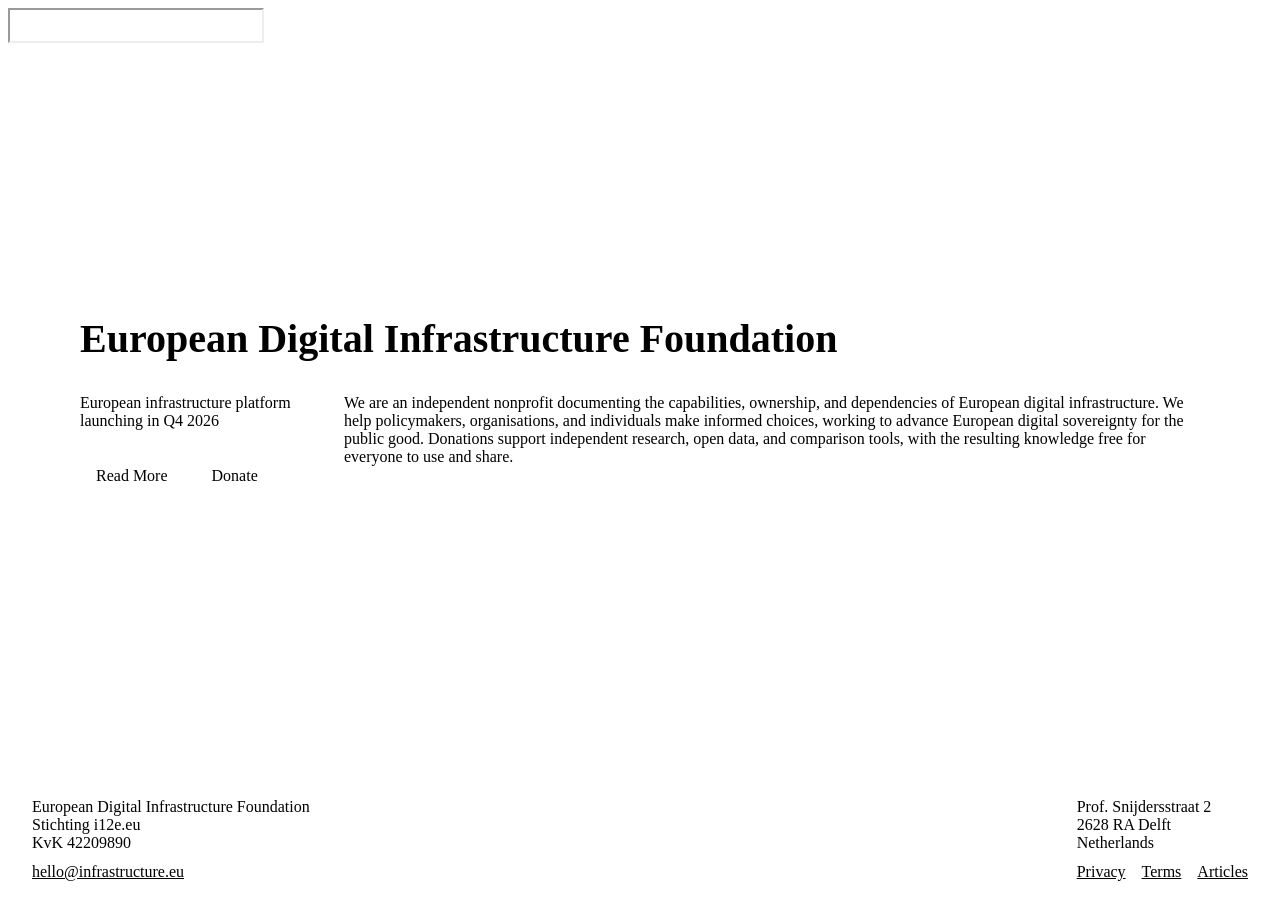
<file: index.html>
<!doctype html>
<html lang="en" data-type-scope="viewport" data-theme="light">
<head>
    <meta charset="utf-8"/>
    <meta name="color-scheme" content="light dark"/>
    <script src="https://design.i12e.eu/assets/js/appearance.js?v=plan-appearance-1"
            data-appearance-storage-key="i12e.home.appearance"></script>
    <script src="https://design.i12e.eu/assets/js/logo-appearance.js?v=logo-once-1"></script>
    <meta name="viewport" content="width=device-width, initial-scale=1"/>
    <meta name="description" content="A public reference for European digital infrastructure"/>
    <title>European Digital Infrastructure Foundation</title>
    <link rel="canonical" href="https://infrastructure.eu/"/>
    <link rel="preconnect" href="https://design.i12e.eu"/>
    <link rel="preconnect" href="https://fonts.googleapis.com"/>
    <link rel="preconnect" href="https://fonts.gstatic.com" crossorigin/>
    <link href="https://fonts.googleapis.com/css2?family=Roboto:ital,wght@0,400;0,600;0,700;1,400;1,700&amp;family=Roboto+Mono:wght@400&amp;display=swap"
          rel="stylesheet"/>
    <link rel="stylesheet" href="https://design.i12e.eu/assets/css/colours.css?v=palette-20260911"/>
    <link rel="stylesheet" href="https://design.i12e.eu/assets/css/typography.css?v=dc50c3ca9990"/>
    <link rel="stylesheet" href="./styles.css?v=9ad9620ce896"/>
</head>
<body>
<header class="page-header">
    <div class="brand" role="img" aria-label="i12e.eu">
        <iframe class="site-logo" data-logo-fit
                src="https://design.i12e.eu/assets/images/logo.svg?variant=6&amp;alignment=left&amp;v=36f6f227c071"
                title="Animated i12e.eu logotype"
                width="256" height="35" tabindex="-1" aria-hidden="true"></iframe>
    </div>
    <div class="theme-control" hidden>
        <select id="page-appearance" aria-label="Appearance" autocomplete="off">
            <option value="light" selected>Light</option>
            <option value="dark">Dark</option>
        </select>
    </div>
</header>
<script>
  (() => {
    const appearance = document.getElementById("page-appearance");
    if (!appearance || typeof window.i12eAppearance?.bind !== "function") return;
    window.i12eAppearance.bind(appearance);
    appearance.closest(".theme-control").hidden = false;
  })();
</script>
<main class="landing" aria-labelledby="page-title">
    <h1 class="document-title" id="page-title">European Digital Infrastructure Foundation</h1>
    <section class="mission-row" aria-labelledby="mission-title">
        <p class="mission">We are an independent nonprofit documenting the capabilities, ownership, and dependencies of European
            digital infrastructure. We help policymakers, organisations, and individuals make informed choices, working to advance European
            digital sovereignty for the public good. Donations support independent research, open data, and comparison tools,
            with the resulting knowledge free for everyone to use and share.</p>
        <div class="mission-summary">
            <h2 id="mission-title">European infrastructure platform launching in Q4 2026</h2>
            <div class="button-row">
                <a class="landing-button landing-button--neutral" href="https://plan.i12e.eu/">Read More</a>
                <a class="landing-button" href="https://payment-links.mollie.com/payment/a6WLAGkqibvQmJRgkV7kt">Donate</a>
            </div>
        </div>
    </section>
</main>
<footer class="page-footer">
    <div class="footer-details">
        <p><strong>European Digital Infrastructure Foundation</strong><br/>Stichting i12e.eu<br/>KvK 42209890</p>
        <p><a href="mailto:hello@infrastructure.eu">hello@infrastructure.eu</a></p>
    </div>
    <div class="footer-contact">
        <address>
            Prof. Snijdersstraat 2<br/>
            2628 RA Delft<br/>
            Netherlands
        </address>
        <nav class="footer-links" aria-label="Legal">
            <a href="/privacy">Privacy</a>
            <a href="/terms">Terms</a>
            <a href="./articles/index.html">Articles</a>
        </nav>
    </div>
</footer>
</body>
</html>
</file>
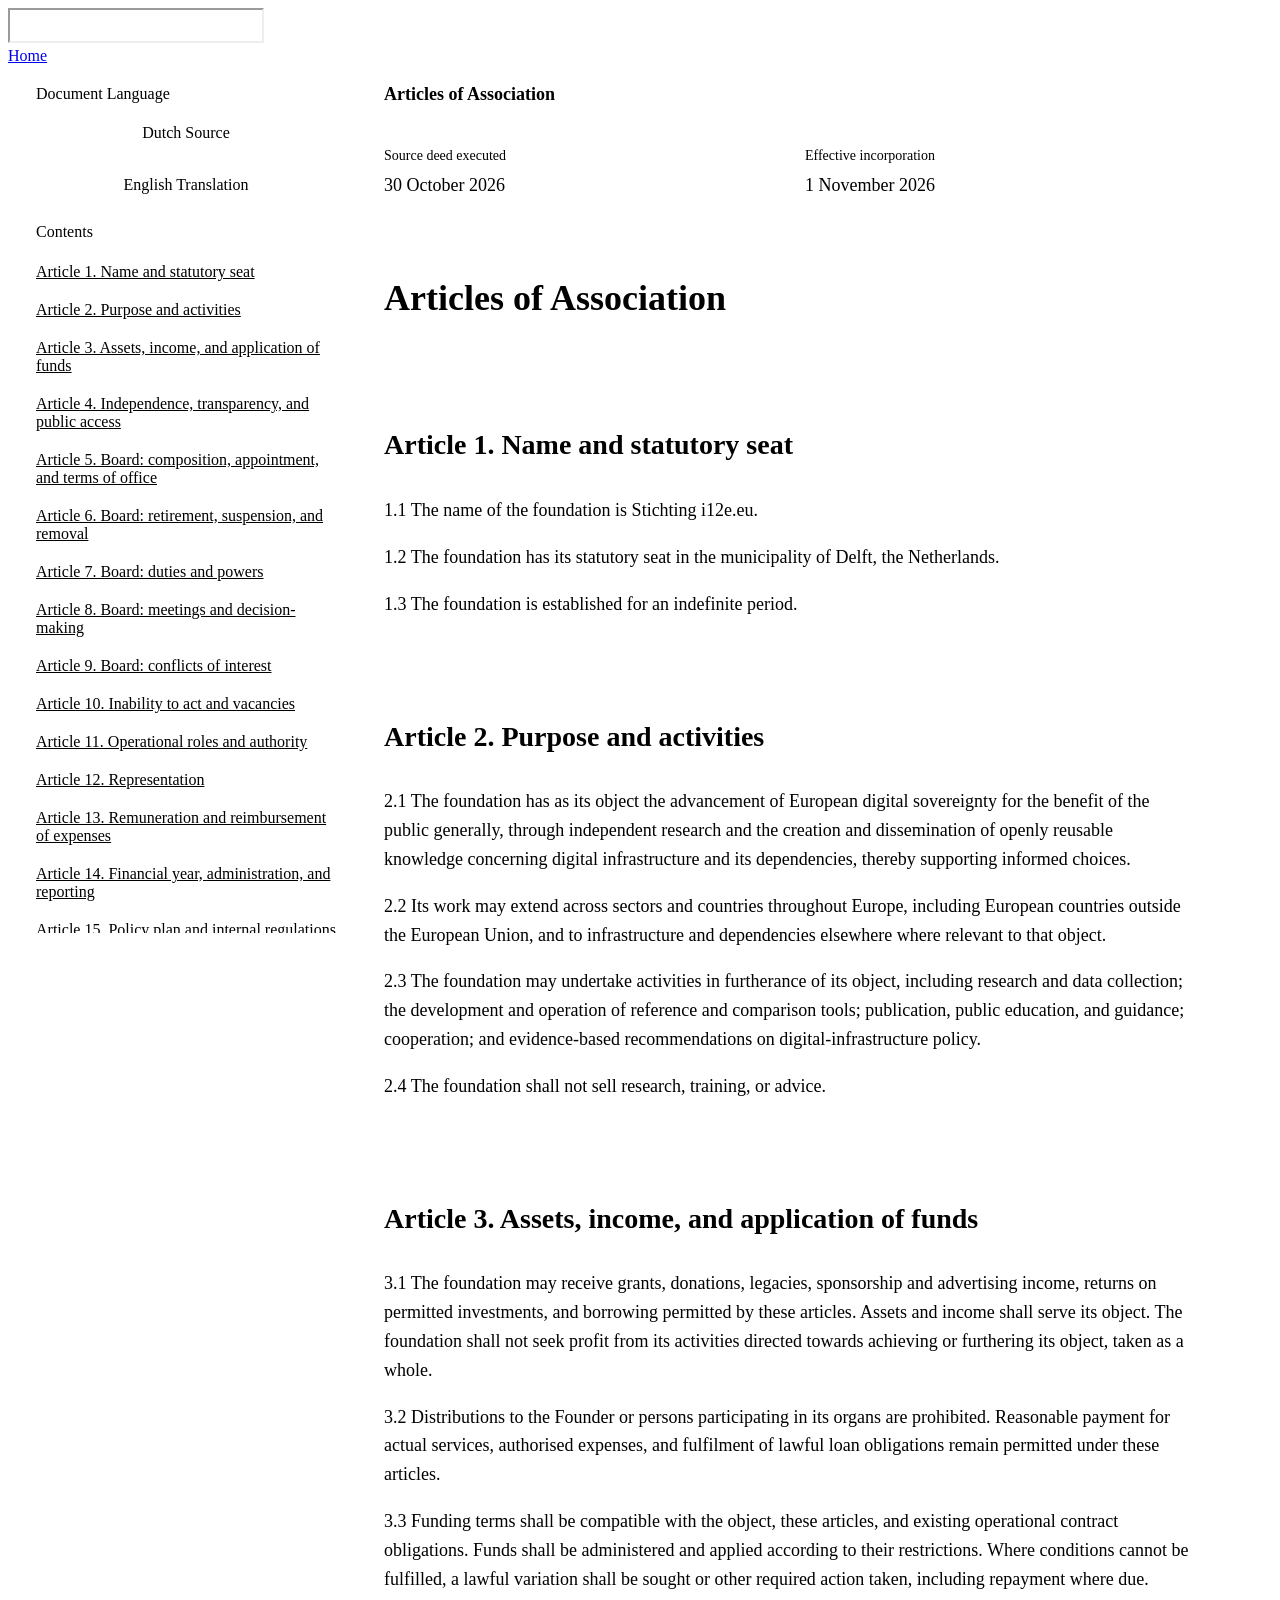
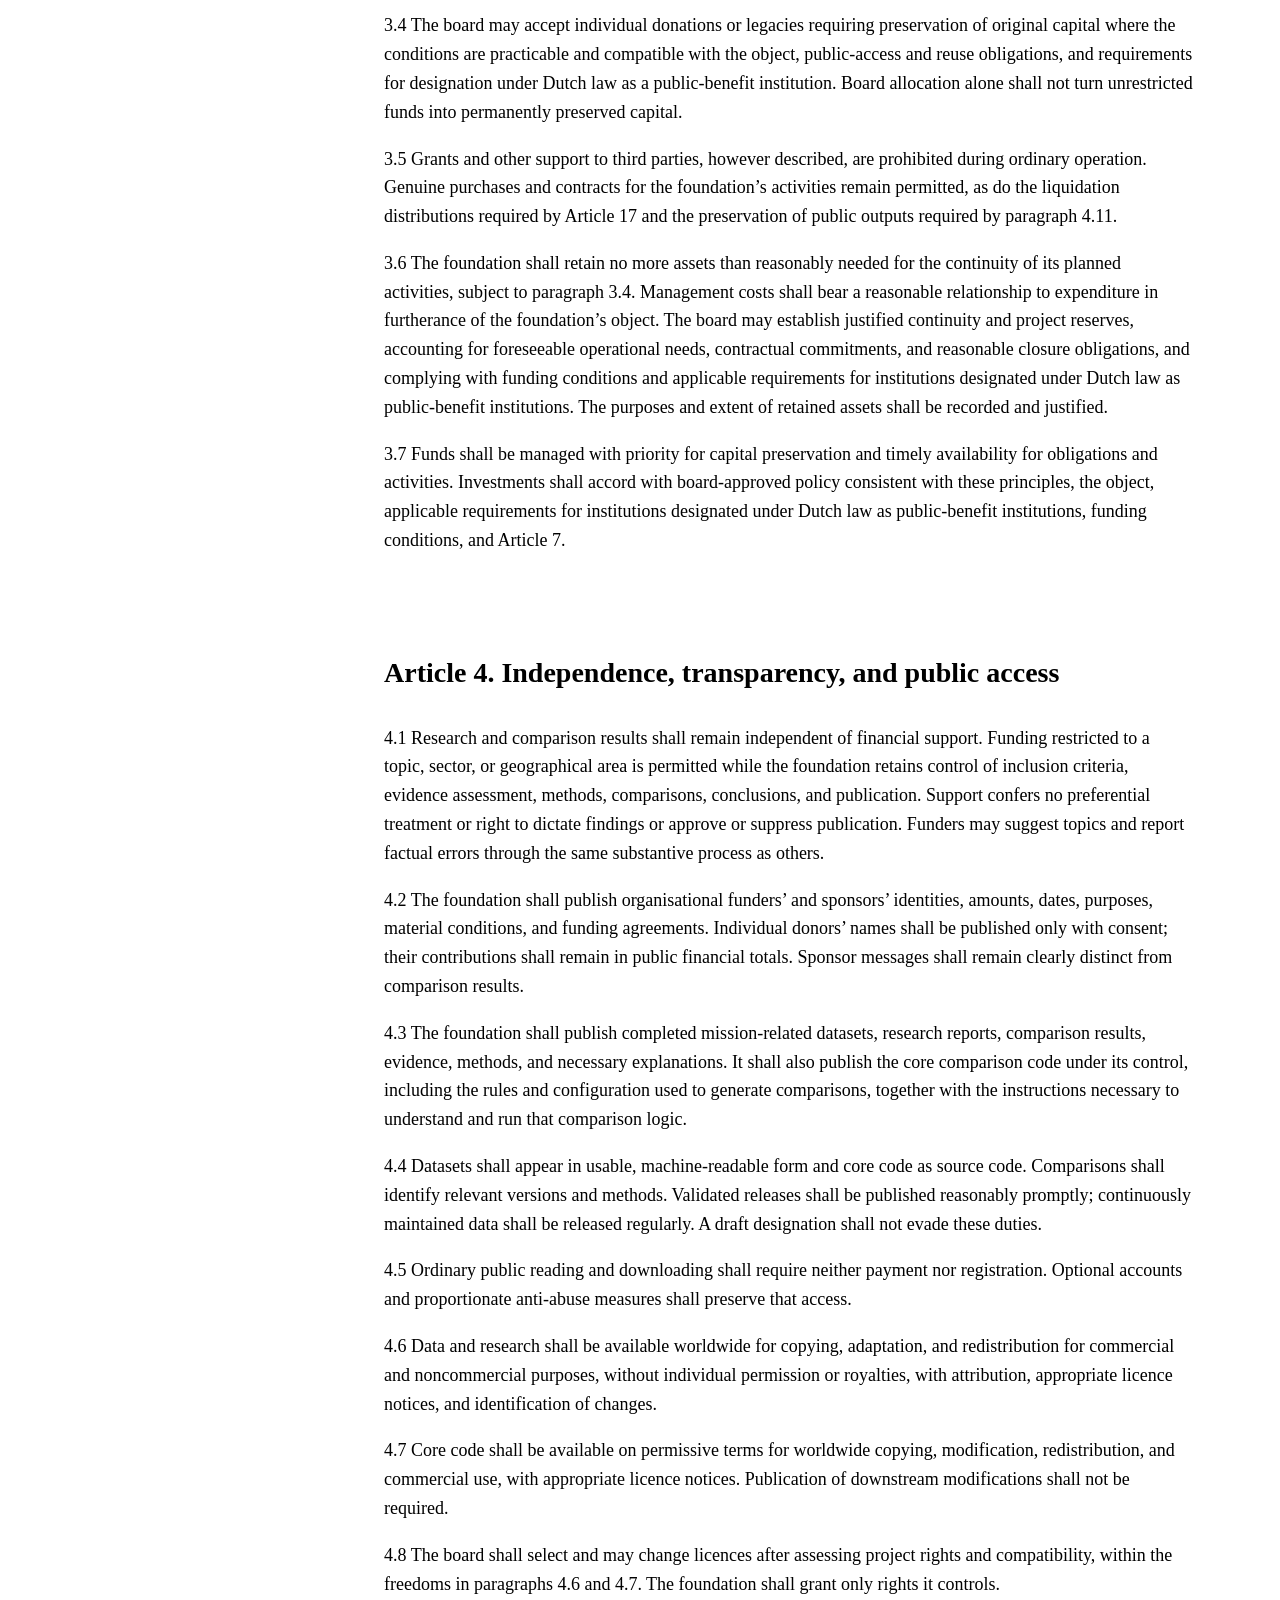
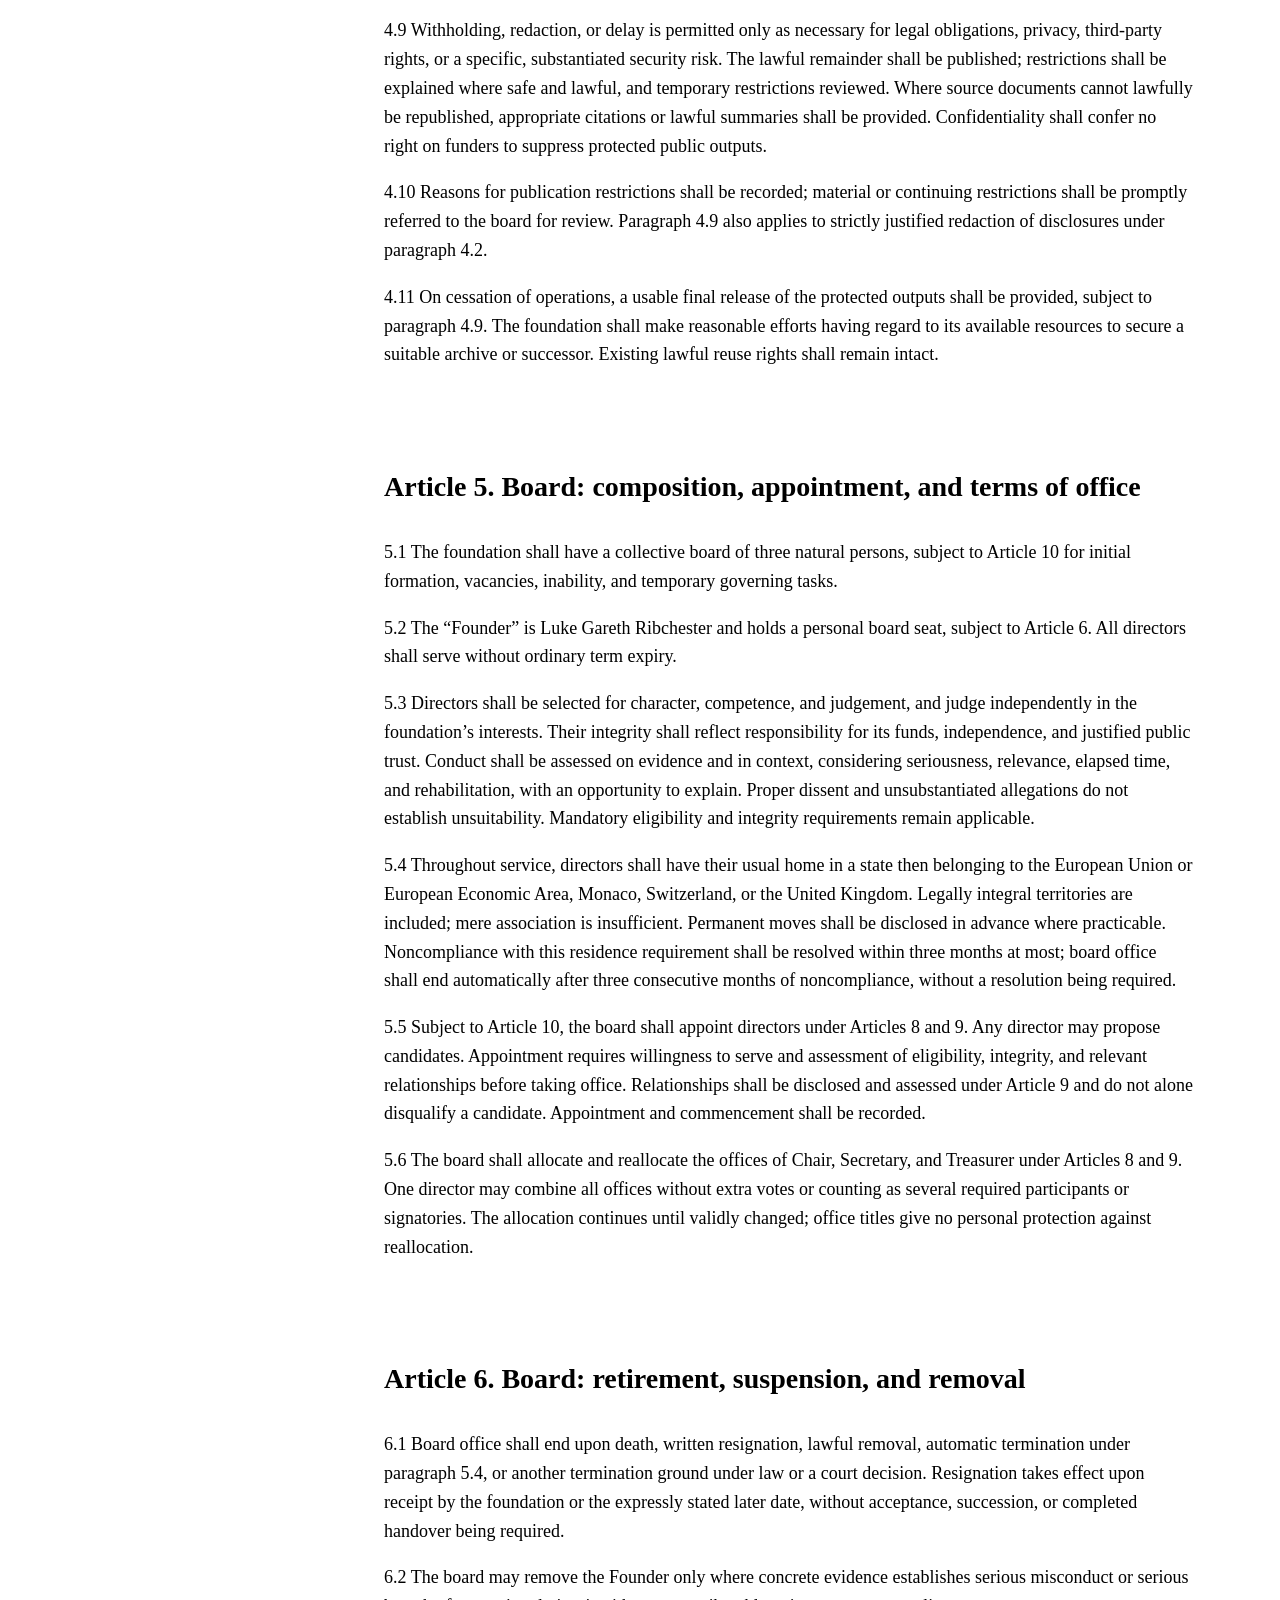
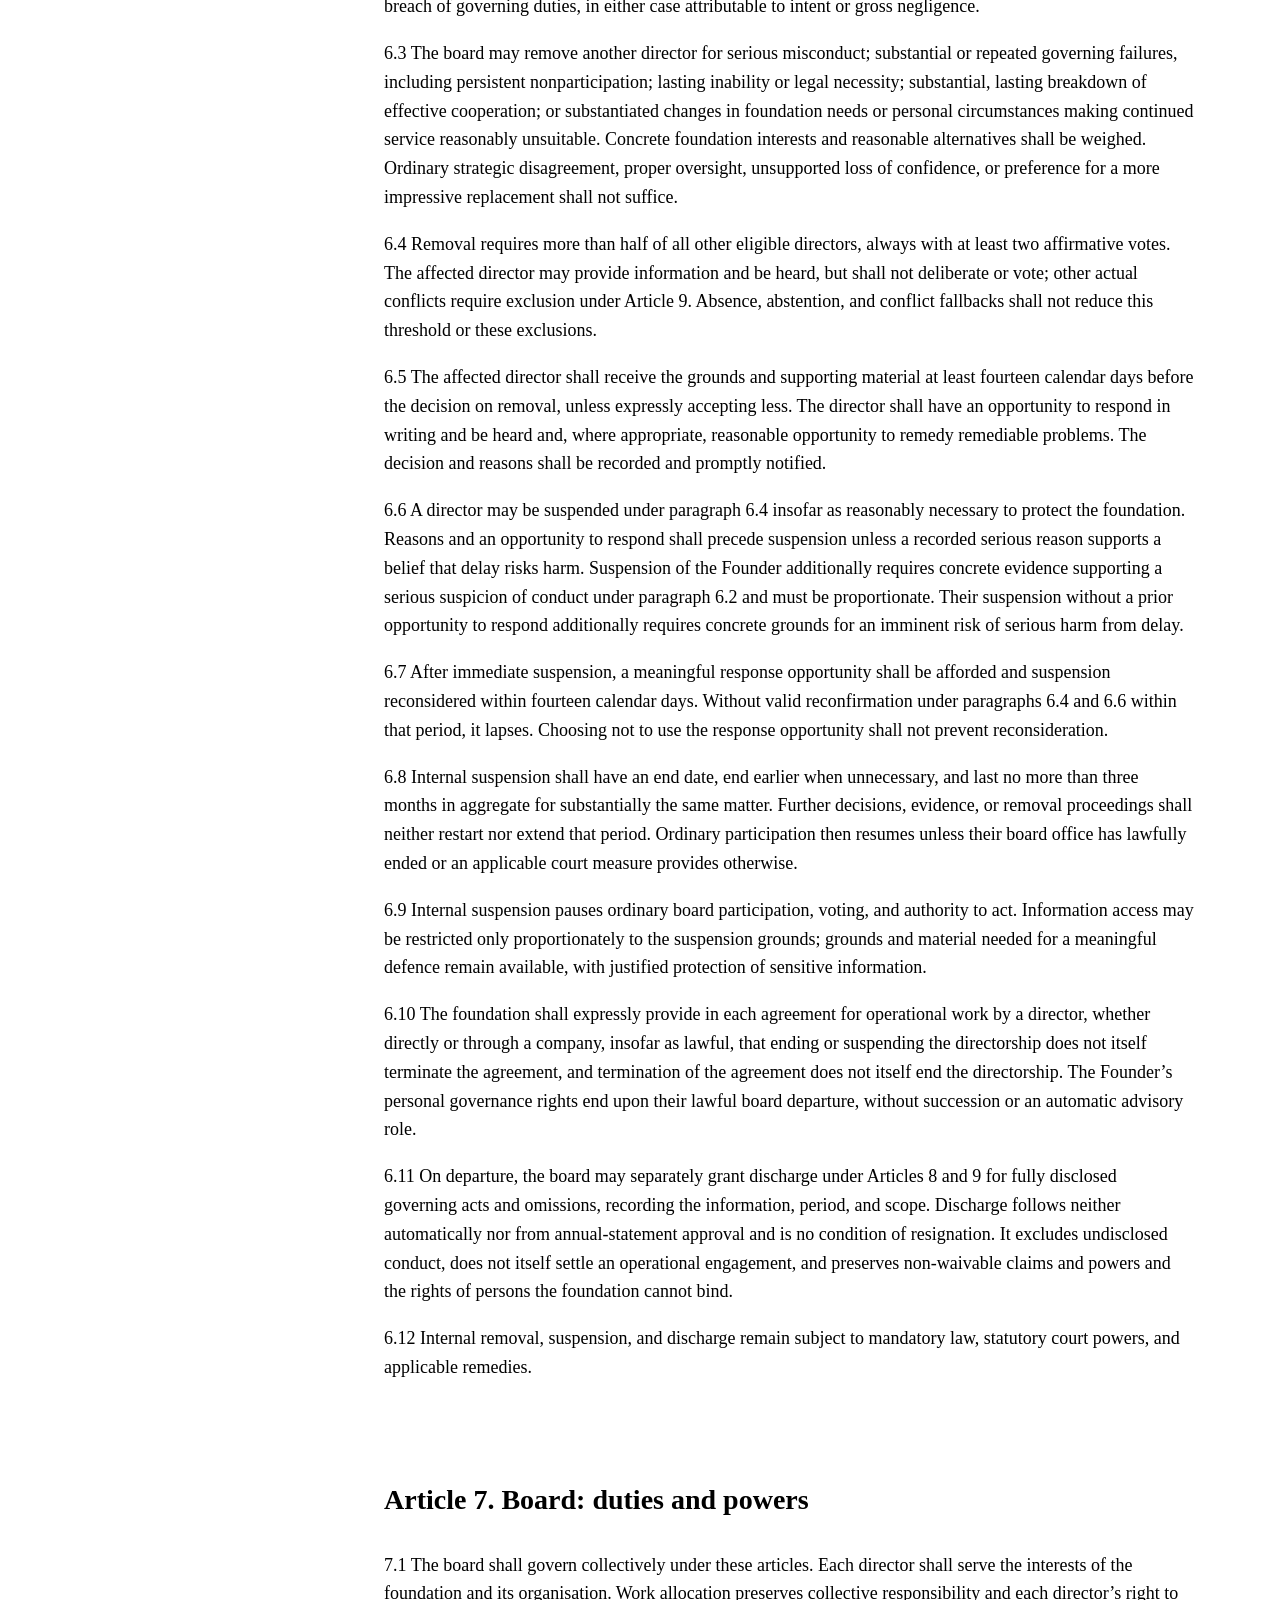
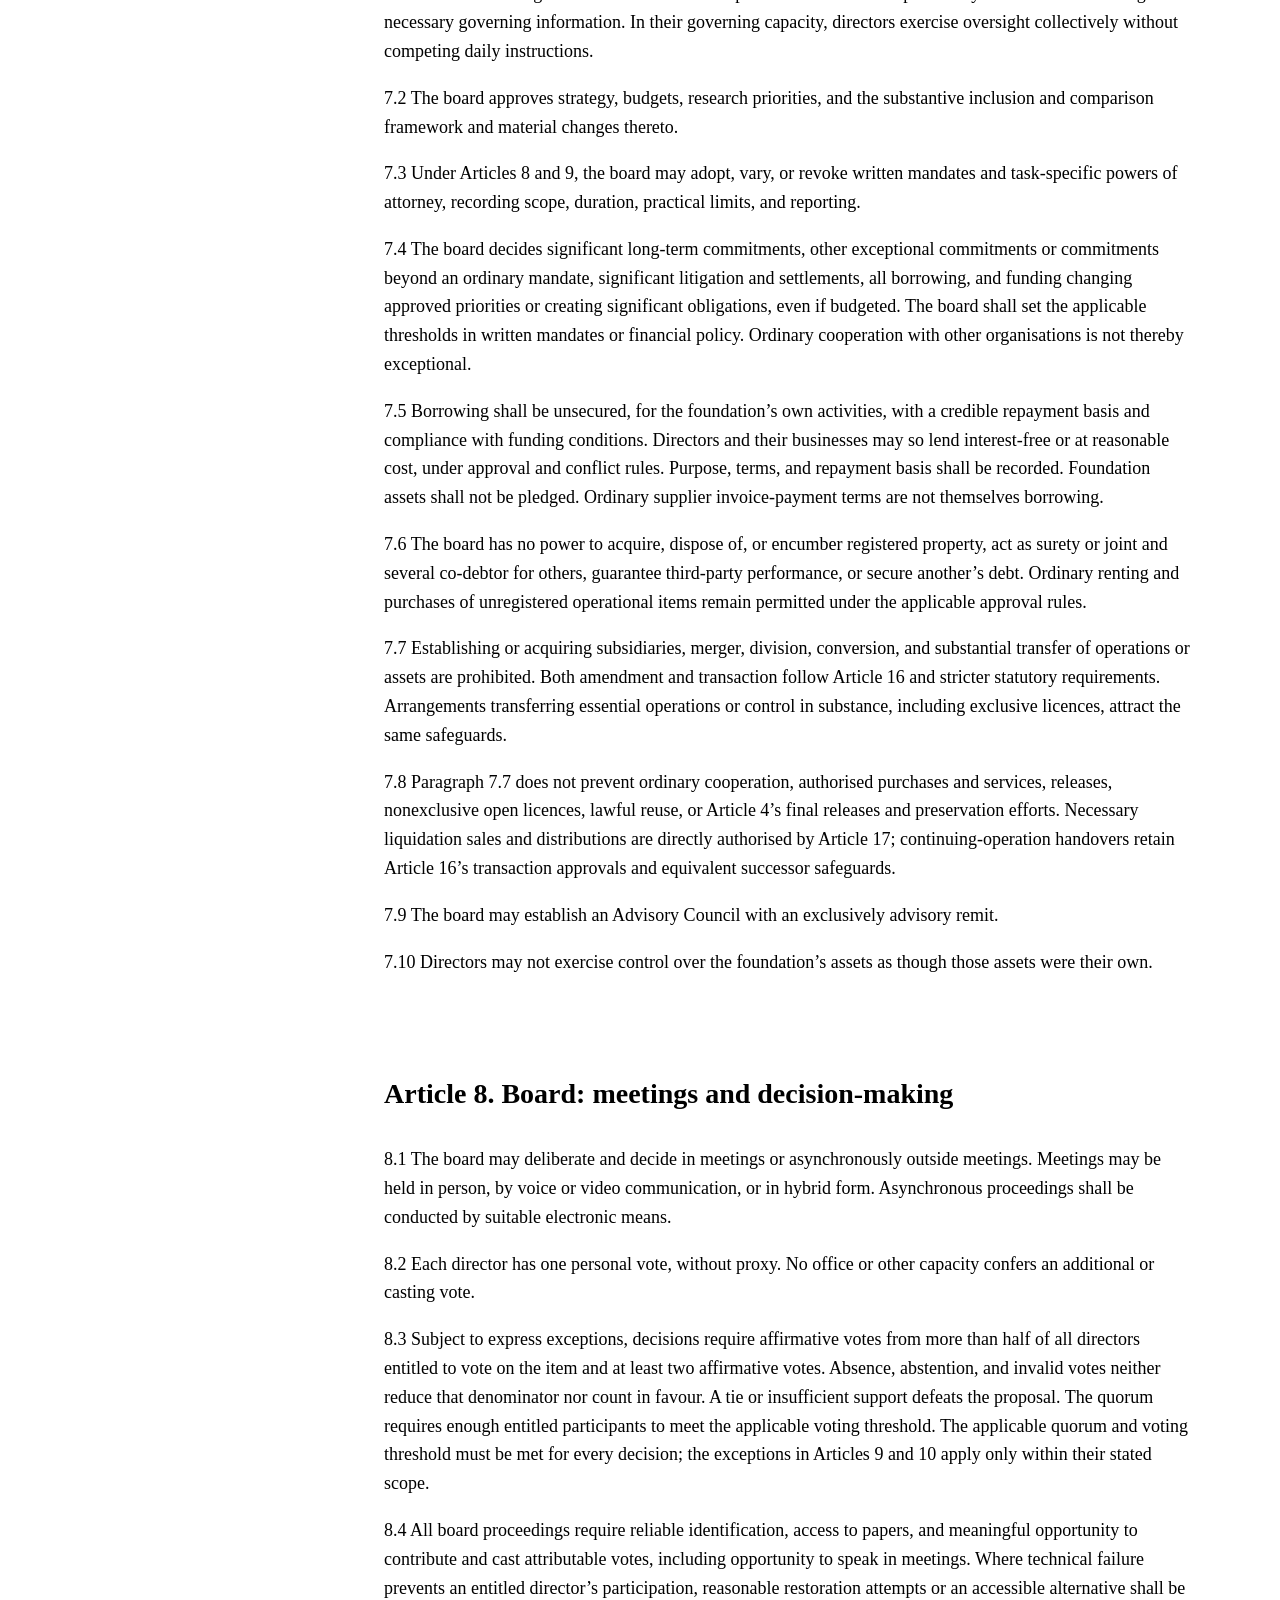
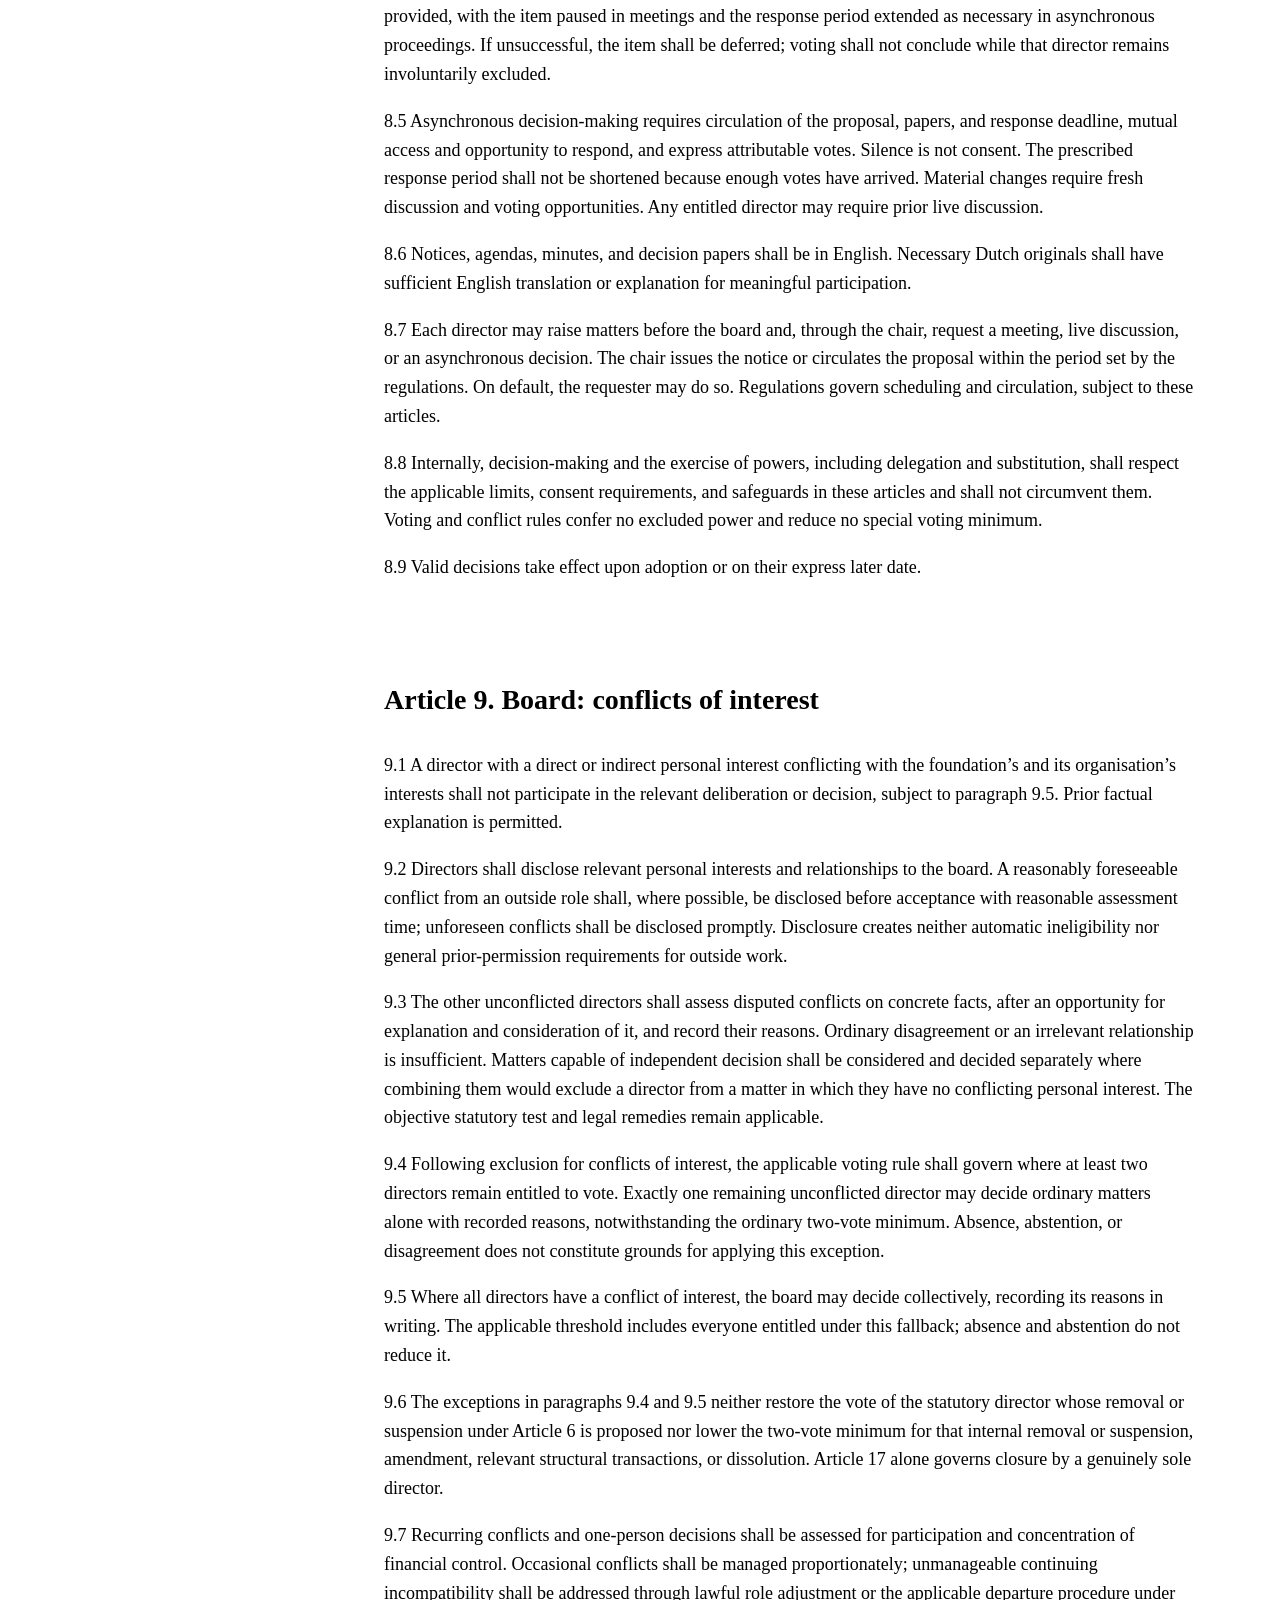
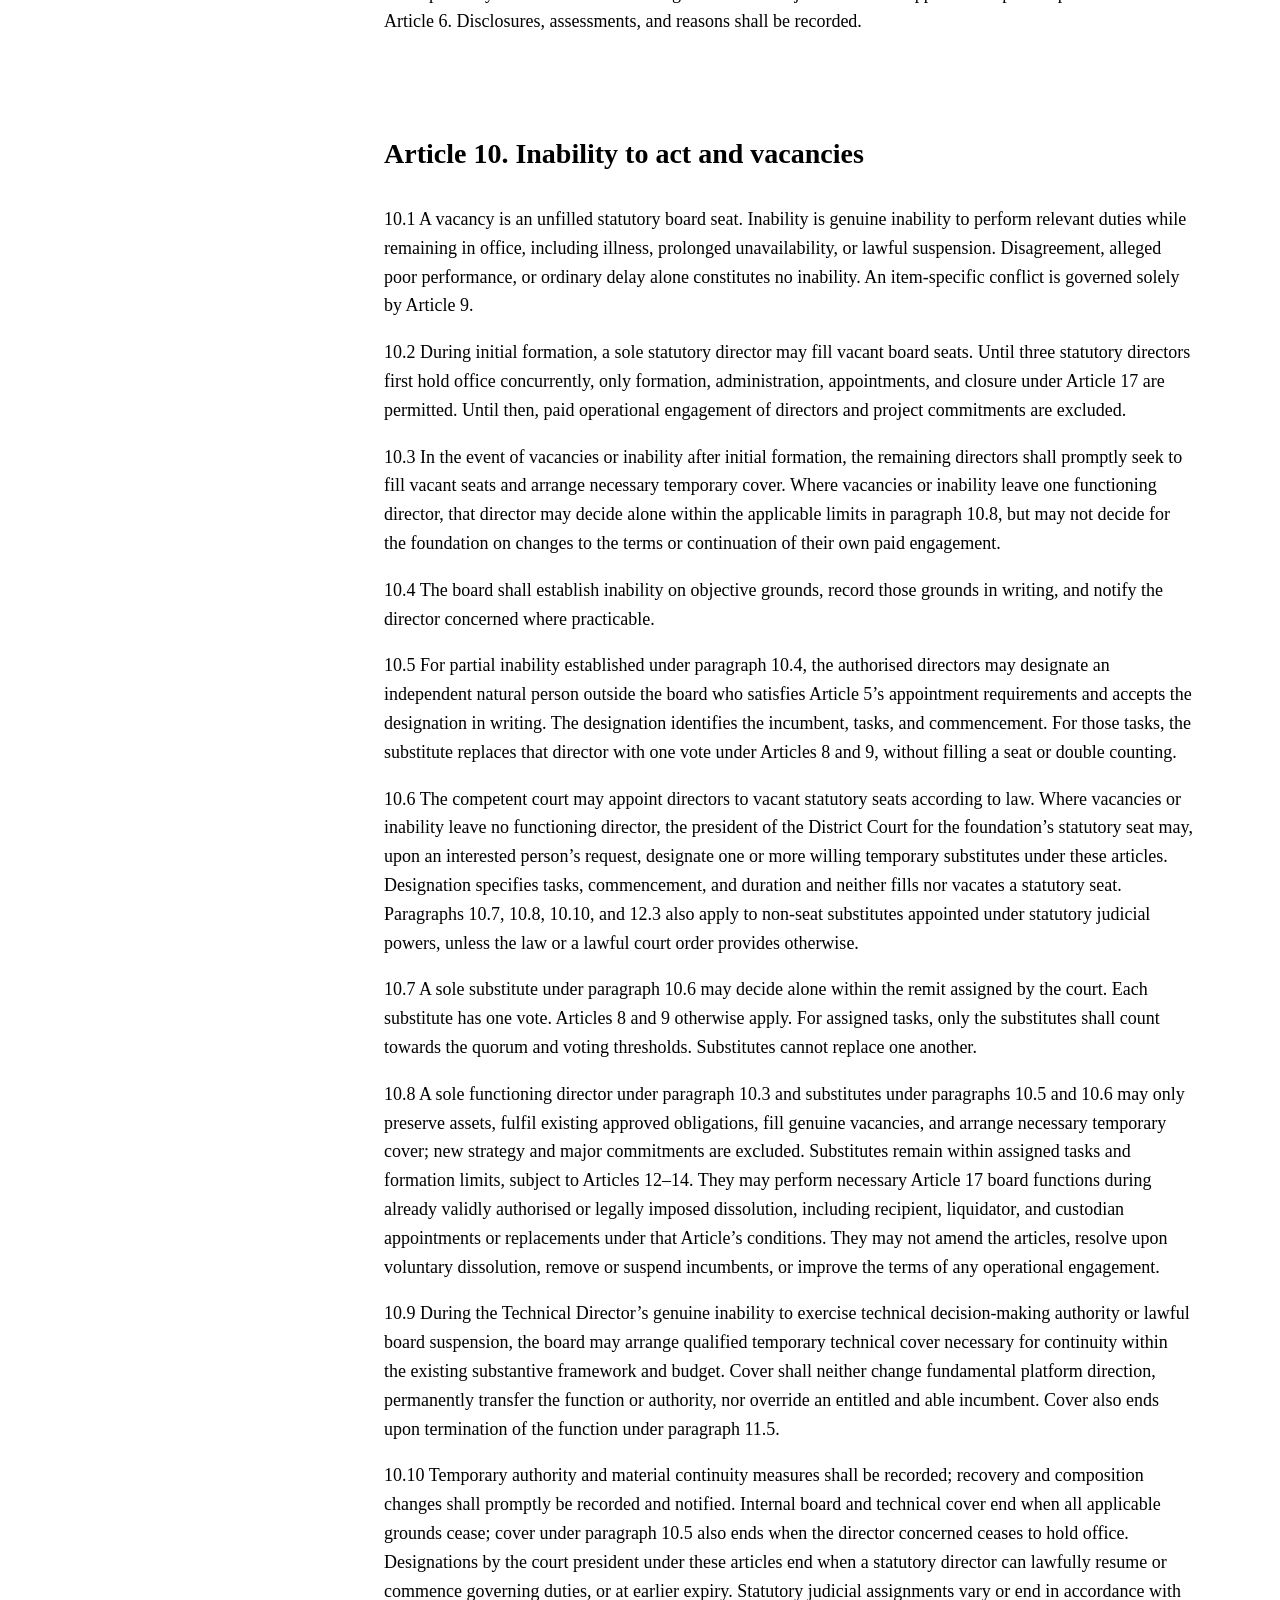
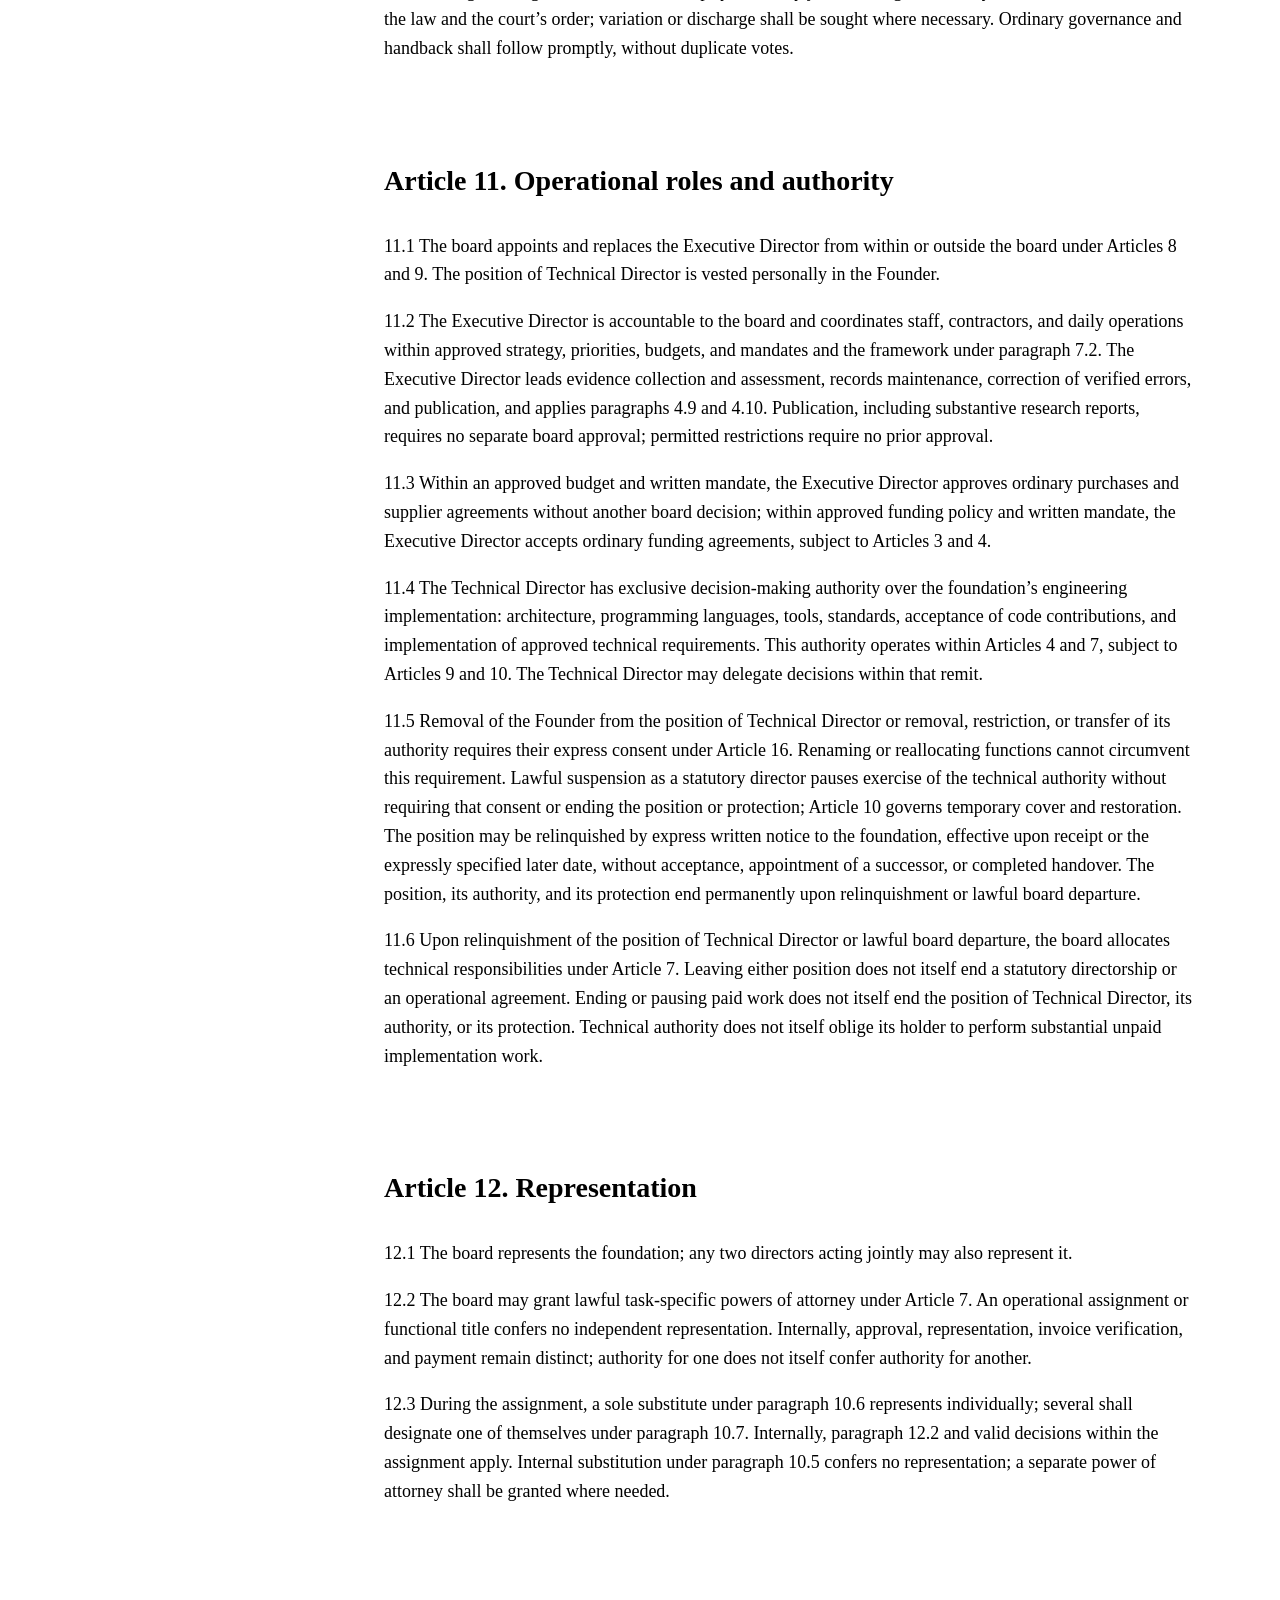
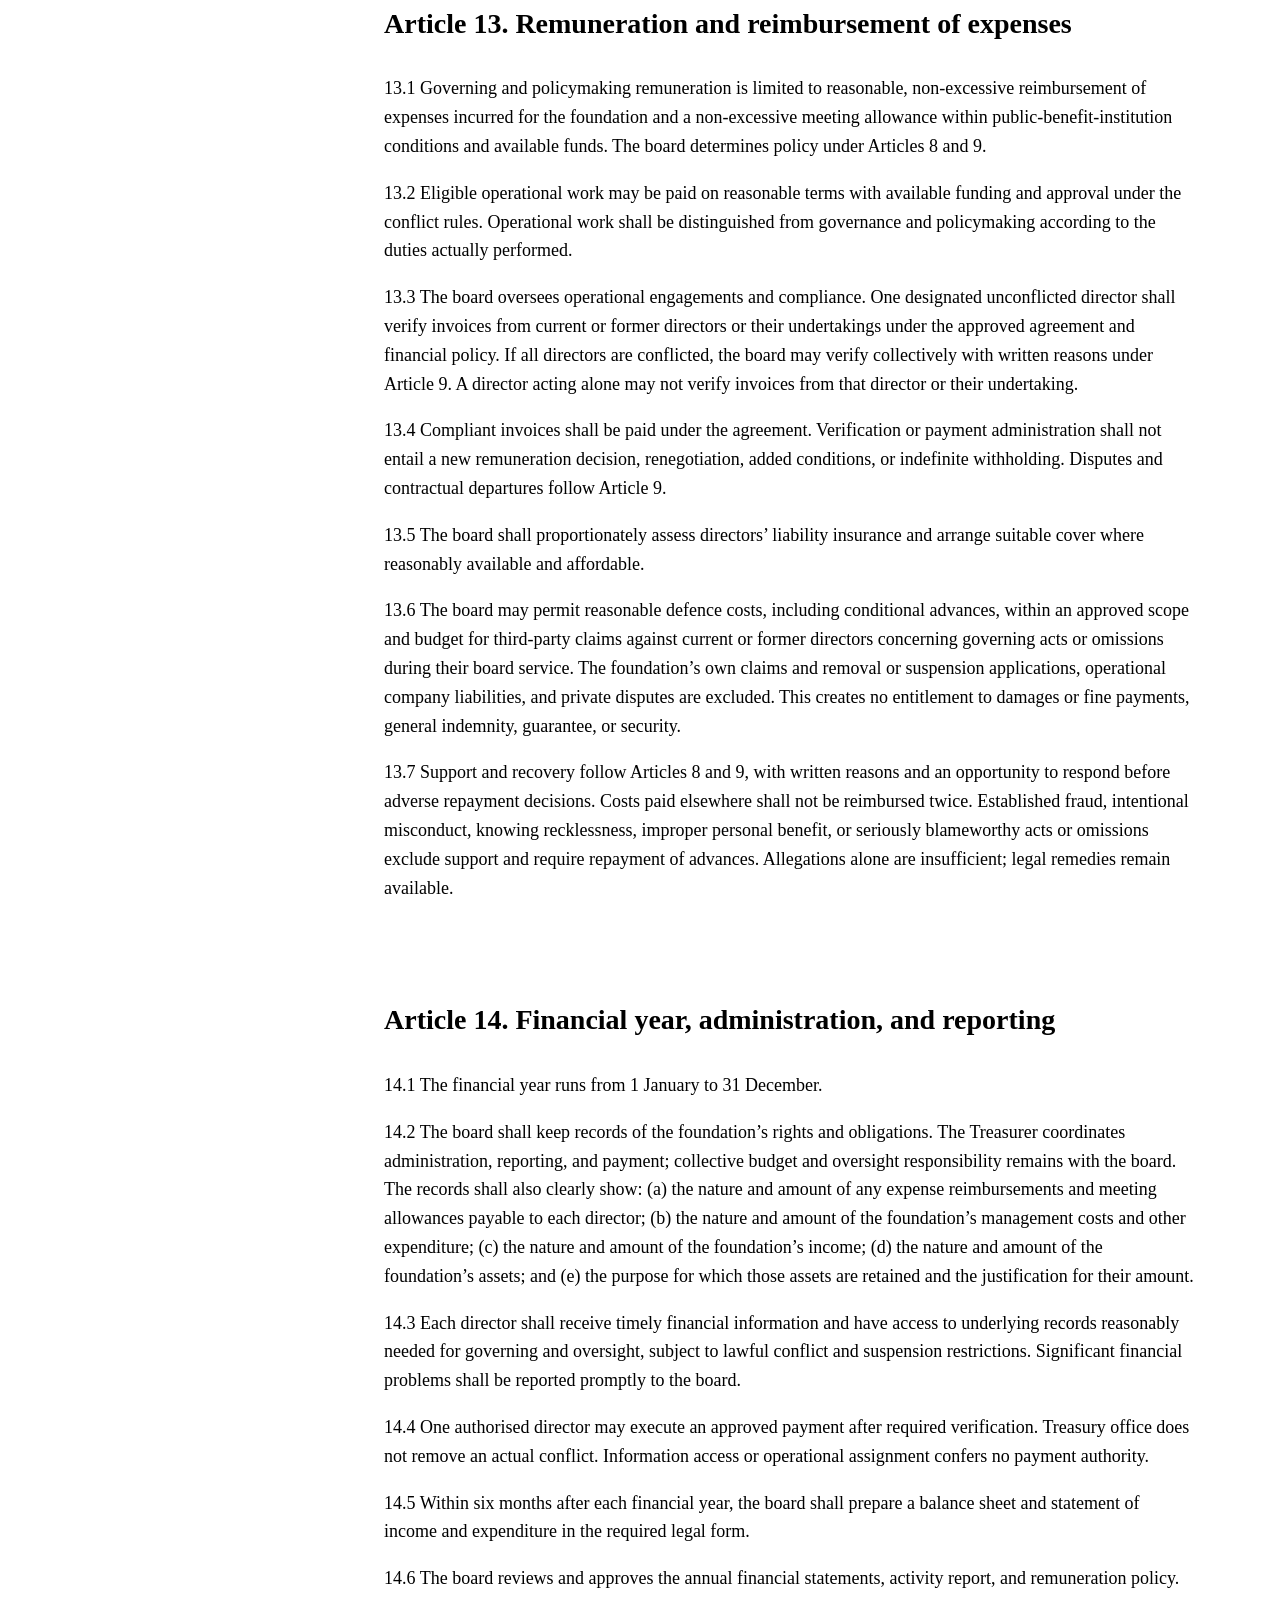
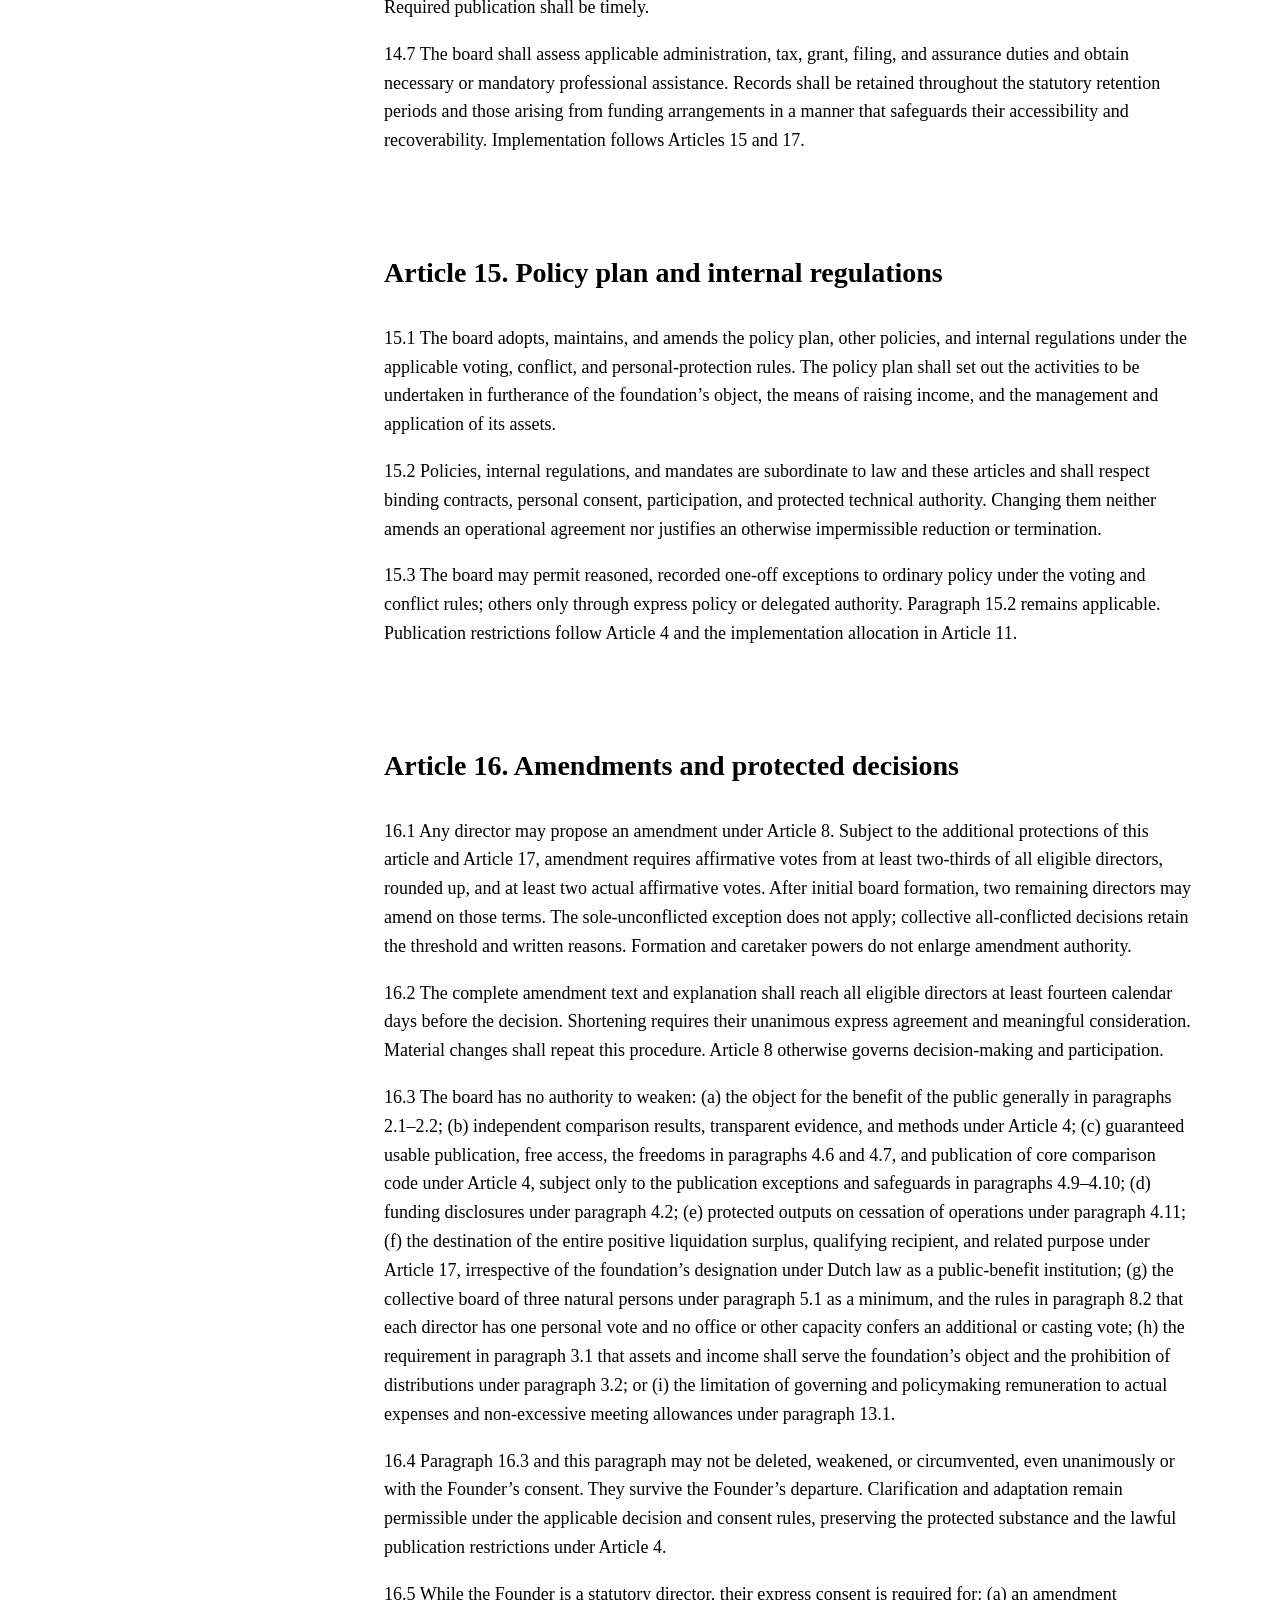
<file: articles/index.html>
<!doctype html>
<html lang="en" data-type-scope="viewport" data-theme="light">
<head>
    <meta charset="utf-8"/>
    <meta name="color-scheme" content="light dark"/>
    <script src="https://design.i12e.eu/assets/js/appearance.js?v=plan-appearance-1"
            data-appearance-storage-key="i12e.deed.appearance"></script>
    <script src="https://design.i12e.eu/assets/js/logo-appearance.js?v=logo-once-1"></script>
    <meta name="viewport" content="width=device-width, initial-scale=1"/>
    <meta name="description"
          content="Dutch Articles of Association of Stichting i12e.eu, with an English reference translation."/>
    <title>Articles of Association</title>
    <link rel="preconnect" href="https://design.i12e.eu"/>
    <link rel="preconnect" href="https://fonts.googleapis.com"/>
    <link rel="preconnect" href="https://fonts.gstatic.com" crossorigin/>
    <link href="https://fonts.googleapis.com/css2?family=Roboto:ital,wght@0,400;0,600;0,700;1,400;1,700&amp;family=Roboto+Mono:wght@400&amp;display=swap"
          rel="stylesheet"/>
    <link rel="stylesheet" href="https://design.i12e.eu/assets/css/colours.css"/>
    <link rel="stylesheet" href="https://design.i12e.eu/assets/css/typography.css?v=css-type-1-logo-canvas-2"/>
    <link rel="stylesheet" href="./styles.css"/>
    <link rel="stylesheet" href="./deed-review.css"/>
    <link rel="stylesheet" href="../document-header.css"/>
    <script src="./document-navigation.js" defer></script>
    <script src="./language.js" defer></script>
</head>
<body class="deed-page">
<header class="page-header page-header--document">
    <div class="brand">
        <iframe data-logo-play-once class="site-logo" data-logo-fit
                src="https://design.i12e.eu/assets/images/logo.svg?variant=6&amp;autoplay=0&amp;v=logo-canvas-2"
                title="Animated i12e.eu logotype"
                width="256" height="35" tabindex="-1" aria-hidden="true"></iframe>
        <a class="brand-link" href="/" aria-label="i12e.eu — Home"></a>
    </div>
    <div class="page-tools">
        <nav class="page-nav" aria-label="Main navigation">
            <a href="/">Home</a>
        </nav>
        <div class="theme-control" hidden>
            <select id="page-appearance" aria-label="Appearance" autocomplete="off">
                <option value="light" selected>Light</option>
                <option value="dark">Dark</option>
            </select>
        </div>
    </div>
</header>
<script>
  (() => {
    const appearance = document.getElementById("page-appearance");
    if (!appearance || typeof window.i12eAppearance?.bind !== "function") return;
    window.i12eAppearance.bind(appearance);
    appearance.closest(".theme-control").hidden = false;
  })();
</script>
<main class="deed-document document-page" data-document-navigation="articles">
    <article class="plan-document" aria-labelledby="document-title">
        <h1 class="document-title" id="document-title">Articles of Association</h1>
        <dl class="document-metadata" aria-label="Document information">
            <div>
                <dt>Source deed executed</dt>
                <dd><time datetime="2026-10-30">30 October 2026</time></dd>
            </div>
            <div>
                <dt>Effective incorporation</dt>
                <dd><time datetime="2026-11-01">1 November 2026</time></dd>
            </div>
        </dl>
        <div id="document-type-controls" hidden>
            <p id="document-type-label">Document Language</p>
            <div id="language-toolbar" class="view-switch" role="group" aria-labelledby="document-type-label">
                <button type="button" data-language="nl" aria-pressed="false"
                        aria-controls="deed-comparison">Dutch Source</button>
                <button type="button" data-language="en" aria-pressed="false"
                        aria-controls="deed-comparison">English Translation</button>
            </div>
        </div>
        <div class="deed-comparison" id="deed-comparison" tabindex="0"
             role="region" data-document-label="Articles of Association" aria-label="Articles of Association in Dutch and English">
            <div class="deed-row">
                <div class="deed-language" id="deed-section-iii-nl" lang="nl" tabindex="-1">
                    <h2>Statuten</h2>
                </div>
                <div class="deed-language" id="deed-section-iii-en" lang="en" tabindex="-1">
                    <h2>Articles of Association</h2>
                </div>
            </div>
            <div class="deed-row" data-draft-status="complete" data-notary-status="approved" data-lock-status="locked">
                <div class="deed-language" id="deed-article-01-nl" lang="nl" tabindex="-1">
                    <h3>Artikel 1. Naam en zetel</h3>
                    <p id="deed-article-01-1-nl">1.1 De stichting draagt de naam: Stichting i12e.eu.</p>
                    <p id="deed-article-01-2-nl">1.2 De stichting heeft haar statutaire zetel in de gemeente Delft, Nederland.</p>
                    <p id="deed-article-01-3-nl">1.3 De stichting is opgericht voor onbepaalde tijd.</p>
                </div>
                <div class="deed-language" id="deed-article-01-en" lang="en" tabindex="-1">
                    <h3>Article 1. Name and statutory seat</h3>
                    <p id="deed-article-01-1-en">1.1 The name of the foundation is Stichting i12e.eu.</p>
                    <p id="deed-article-01-2-en">1.2 The foundation has its statutory seat in the municipality of Delft, the Netherlands.</p>
                    <p id="deed-article-01-3-en">1.3 The foundation is established for an indefinite period.</p>
                </div>
            </div>
            <div class="deed-row" data-draft-status="complete" data-notary-status="approved" data-lock-status="locked">
                <div class="deed-language" id="deed-article-02-nl" lang="nl" tabindex="-1">
                    <h3>Artikel 2. Doel en activiteiten</h3>
                    <p id="deed-article-02-1-nl">2.1 De stichting heeft ten doel de Europese digitale soevereiniteit te bevorderen ten behoeve van het publiek in het algemeen, door onafhankelijk onderzoek en het ontwikkelen en verspreiden van vrij herbruikbare kennis over digitale infrastructuur en de daarmee samenhangende afhankelijkheden, en aldus geïnformeerde keuzes te ondersteunen.</p>
                    <p id="deed-article-02-2-nl">2.2 Haar werkzaamheden kunnen zich uitstrekken over sectoren en landen in geheel Europa, waaronder Europese landen buiten de Europese Unie, en over infrastructuur en afhankelijkheden elders voor zover deze voor dat doel van belang zijn.</p>
                    <p id="deed-article-02-3-nl">2.3 De stichting kan ter verwezenlijking van haar doel onder meer onderzoek verrichten en gegevens verzamelen; referentie- en vergelijkingsinstrumenten ontwikkelen en beheren; publiceren, publiekseducatie verzorgen en begeleiding bieden; samenwerken; en op onderzoek en gegevens gebaseerde aanbevelingen doen over beleid inzake digitale infrastructuur.</p>
                    <p id="deed-article-02-4-nl">2.4 De stichting verkoopt geen onderzoek, opleiding, training of advies.</p>
                </div>
                <div class="deed-language" id="deed-article-02-en" lang="en" tabindex="-1">
                    <h3>Article 2. Purpose and activities</h3>
                    <p id="deed-article-02-1-en">2.1 The foundation has as its object the advancement of European digital sovereignty for the benefit of the public generally, through independent research and the creation and dissemination of openly reusable knowledge concerning digital infrastructure and its dependencies, thereby supporting informed choices.</p>
                    <p id="deed-article-02-2-en">2.2 Its work may extend across sectors and countries throughout Europe, including European countries outside the European Union, and to infrastructure and dependencies elsewhere where relevant to that object.</p>
                    <p id="deed-article-02-3-en">2.3 The foundation may undertake activities in furtherance of its object, including research and data collection; the development and operation of reference and comparison tools; publication, public education, and guidance; cooperation; and evidence-based recommendations on digital-infrastructure policy.</p>
                    <p id="deed-article-02-4-en">2.4 The foundation shall not sell research, training, or advice.</p>
                </div>
            </div>
            <div class="deed-row" data-draft-status="complete" data-notary-status="approved" data-lock-status="locked">
                <div class="deed-language" id="deed-article-03-nl" lang="nl" tabindex="-1">
                    <h3>Artikel 3. Vermogen, inkomsten en besteding</h3>
                    <p id="deed-article-03-1-nl">3.1 De stichting kan subsidies, schenkingen, legaten, sponsor- en advertentie-inkomsten, opbrengsten van toegestane beleggingen en volgens deze statuten toegestane leningen ontvangen. Vermogen en inkomsten dienen haar doel. De stichting beoogt niet het maken van winst met het totaal van haar activiteiten die erop gericht zijn om haar doelstelling te verwezenlijken of te bevorderen.</p>
                    <p id="deed-article-03-2-nl">3.2 Uitkeringen aan de Oprichter of personen die deel uitmaken van haar organen zijn verboden. Redelijke betaling voor daadwerkelijke diensten, toegestane kostenvergoeding en nakoming van rechtsgeldige leningverplichtingen blijven overeenkomstig deze statuten toegestaan.</p>
                    <p id="deed-article-03-3-nl">3.3 Financieringsvoorwaarden moeten verenigbaar zijn met het doel, deze statuten en bestaande operationele contractverplichtingen. Middelen worden volgens hun bestedingsvoorwaarden geadministreerd en aangewend. Bij onvervulbare voorwaarden wordt een rechtmatige wijziging nagestreefd of anderszins gehandeld zoals vereist, waaronder verschuldigde terugbetaling.</p>
                    <p id="deed-article-03-4-nl">3.4 Het bestuur kan per geval schenkingen of legaten met behoud van oorspronkelijk kapitaal aanvaarden, mits de voorwaarden uitvoerbaar zijn en verenigbaar met het doel, de openbaarheids- en hergebruiksverplichtingen en de voorwaarden voor aanwijzing als algemeen nut beogende instelling. Een door het bestuur gegeven bestemming maakt vrij besteedbare middelen op zichzelf niet tot kapitaal dat blijvend in stand moet worden gehouden.</p>
                    <p id="deed-article-03-5-nl">3.5 Tijdens de gewone bedrijfsvoering zijn subsidies en andere ondersteunende bijdragen aan derden verboden, ongeacht hun benaming. Daadwerkelijke aankopen en overeenkomsten voor eigen activiteiten blijven toegestaan, evenals de door artikel 17 vereiste vereffeningsuitkeringen en het in artikellid 4.11 voorgeschreven behoud van openbaar materiaal.</p>
                    <p id="deed-article-03-6-nl">3.6 De stichting houdt niet meer vermogen aan dan redelijkerwijs nodig voor de continuïteit van haar voorziene werkzaamheden, behoudens artikellid 3.4. De kosten van beheer dienen in redelijke verhouding te staan tot de bestedingen ten behoeve van het doel van de stichting. Het bestuur kan gerechtvaardigde continuïteits- en projectreserves vormen, rekening houdend met voorzienbare operationele behoeften, contractverplichtingen en redelijke beëindigingsverplichtingen en met naleving van financieringsvoorwaarden en toepasselijke vereisten voor algemeen nut beogende instellingen. Doel en omvang van aangehouden vermogen worden vastgelegd en gemotiveerd.</p>
                    <p id="deed-article-03-7-nl">3.7 Middelen worden beheerd met voorrang voor kapitaalbehoud en tijdige beschikbaarheid voor verplichtingen en activiteiten. Beleggingen geschieden overeenkomstig door het bestuur goedgekeurd beleid dat strookt met deze uitgangspunten, het doel, toepasselijke vereisten voor algemeen nut beogende instellingen, financieringsvoorwaarden en artikel 7.</p>
                </div>
                <div class="deed-language" id="deed-article-03-en" lang="en" tabindex="-1">
                    <h3>Article 3. Assets, income, and application of funds</h3>
                    <p id="deed-article-03-1-en">3.1 The foundation may receive grants, donations, legacies, sponsorship and advertising income, returns on permitted investments, and borrowing permitted by these articles. Assets and income shall serve its object. The foundation shall not seek profit from its activities directed towards achieving or furthering its object, taken as a whole.</p>
                    <p id="deed-article-03-2-en">3.2 Distributions to the Founder or persons participating in its organs are prohibited. Reasonable payment for actual services, authorised expenses, and fulfilment of lawful loan obligations remain permitted under these articles.</p>
                    <p id="deed-article-03-3-en">3.3 Funding terms shall be compatible with the object, these articles, and existing operational contract obligations. Funds shall be administered and applied according to their restrictions. Where conditions cannot be fulfilled, a lawful variation shall be sought or other required action taken, including repayment where due.</p>
                    <p id="deed-article-03-4-en">3.4 The board may accept individual donations or legacies requiring preservation of original capital where the conditions are practicable and compatible with the object, public-access and reuse obligations, and requirements for designation under Dutch law as a public-benefit institution. Board allocation alone shall not turn unrestricted funds into permanently preserved capital.</p>
                    <p id="deed-article-03-5-en">3.5 Grants and other support to third parties, however described, are prohibited during ordinary operation. Genuine purchases and contracts for the foundation’s activities remain permitted, as do the liquidation distributions required by Article 17 and the preservation of public outputs required by paragraph 4.11.</p>
                    <p id="deed-article-03-6-en">3.6 The foundation shall retain no more assets than reasonably needed for the continuity of its planned activities, subject to paragraph 3.4. Management costs shall bear a reasonable relationship to expenditure in furtherance of the foundation’s object. The board may establish justified continuity and project reserves, accounting for foreseeable operational needs, contractual commitments, and reasonable closure obligations, and complying with funding conditions and applicable requirements for institutions designated under Dutch law as public-benefit institutions. The purposes and extent of retained assets shall be recorded and justified.</p>
                    <p id="deed-article-03-7-en">3.7 Funds shall be managed with priority for capital preservation and timely availability for obligations and activities. Investments shall accord with board-approved policy consistent with these principles, the object, applicable requirements for institutions designated under Dutch law as public-benefit institutions, funding conditions, and Article 7.</p>
                </div>
            </div>
            <div class="deed-row" data-draft-status="complete" data-notary-status="approved" data-lock-status="locked">
                <div class="deed-language" id="deed-article-04-nl" lang="nl" tabindex="-1">
                    <h3>Artikel 4. Onafhankelijkheid, transparantie en publieke toegankelijkheid</h3>
                    <p id="deed-article-04-1-nl">4.1 Onderzoek en vergelijkingsresultaten blijven onafhankelijk van financiële steun. Financiering voor een onderwerp, sector of geografisch gebied is toegestaan met behoud van eigen zeggenschap over opnamecriteria, bewijsbeoordeling, methoden, vergelijkingen, conclusies en publicatie. Steun geeft geen voorkeursbehandeling of recht om bevindingen voor te schrijven of publicatie goed te keuren of tegen te houden. Financiers kunnen via dezelfde inhoudelijke procedure als anderen onderwerpen voorstellen en feitelijke fouten melden.</p>
                    <p id="deed-article-04-2-nl">4.2 De stichting publiceert de identiteit van financierende organisaties en sponsors, bedragen, data, doeleinden, wezenlijke voorwaarden en financieringsovereenkomsten. Namen van individuele donateurs worden alleen met toestemming gepubliceerd; hun bijdragen blijven opgenomen in de openbaar gemaakte financiële totalen. Sponsoruitingen blijven duidelijk onderscheiden van vergelijkingsresultaten.</p>
                    <p id="deed-article-04-3-nl">4.3 De stichting publiceert voltooide doelgebonden gegevensverzamelingen, onderzoeksrapporten, vergelijkingsresultaten, onderbouwing, methoden en noodzakelijke toelichtingen. Zij publiceert tevens de onder haar zeggenschap staande kerncode voor vergelijkingen, met inbegrip van de regels en configuratie waarmee vergelijkingen worden voortgebracht, vergezeld van de instructies die nodig zijn om die vergelijkingslogica te begrijpen en uit te voeren.</p>
                    <p id="deed-article-04-4-nl">4.4 Gegevensverzamelingen verschijnen in bruikbare, machinaal leesbare vorm en kerncode als broncode. Vergelijkingen vermelden relevante versies en methoden. Gevalideerde versies worden zo spoedig als redelijkerwijs mogelijk gepubliceerd; voortdurend bijgehouden gegevens verschijnen regelmatig. Deze verplichtingen mogen niet worden omzeild door materiaal als concept aan te duiden.</p>
                    <p id="deed-article-04-5-nl">4.5 Gewoon openbaar lezen en downloaden vereisen betaling noch registratie. Facultatieve accounts en evenredige maatregelen tegen misbruik moeten die toegang behouden.</p>
                    <p id="deed-article-04-6-nl">4.6 Gegevens en onderzoeksmateriaal worden beschikbaar gesteld met wereldwijde toestemming tot kopiëren, bewerken en verspreiden voor commerciële en niet-commerciële doeleinden, zonder afzonderlijke toestemming of royalty’s, met naamsvermelding, passende licentievermeldingen en aanduiding van wijzigingen.</p>
                    <p id="deed-article-04-7-nl">4.7 Kerncode wordt onder permissieve voorwaarden beschikbaar gesteld voor wereldwijd kopiëren, wijzigen, verspreiden en commercieel gebruik, met passende licentievermeldingen. Openbaarmaking van wijzigingen door hergebruikers mag geen voorwaarde zijn.</p>
                    <p id="deed-article-04-8-nl">4.8 Het bestuur kiest licenties en kan deze wijzigen na toetsing van projectrechten en verenigbaarheid, binnen de vrijheden van de artikelleden 4.6 en 4.7. De stichting verleent slechts rechten waarover zij kan beschikken.</p>
                    <p id="deed-article-04-9-nl">4.9 Niet-openbaarmaking, afscherming of uitstel is slechts toegestaan voor zover noodzakelijk voor wettelijke verplichtingen, privacy, rechten van derden of een specifiek en onderbouwd beveiligingsrisico. Het rechtmatig publiceerbare deel wordt gepubliceerd; beperkingen worden waar veilig en rechtmatig toegelicht en tijdelijke beperkingen herbeoordeeld. Bij niet rechtmatig herpubliceerbare brondocumenten worden passende bronverwijzingen of rechtmatige samenvattingen verstrekt. Geheimhouding geeft financiers geen recht beschermd openbaar materiaal tegen te houden.</p>
                    <p id="deed-article-04-10-nl">4.10 Redenen voor publicatiebeperkingen worden vastgelegd; wezenlijke of voortdurende beperkingen worden onverwijld ter bestuursbeoordeling gemeld. Artikellid 4.9 geldt ook voor strikt gerechtvaardigde afscherming bij openbaarmaking volgens artikellid 4.2.</p>
                    <p id="deed-article-04-11-nl">4.11 Bij beëindiging van de werkzaamheden verstrekt de stichting een bruikbare einduitgave van het beschermde materiaal, behoudens artikellid 4.9. De stichting spant zich, rekening houdend met haar beschikbare middelen, redelijkerwijs in voor een geschikt archief of geschikte opvolger. Bestaande rechtmatige hergebruiksrechten blijven behouden.</p>
                </div>
                <div class="deed-language" id="deed-article-04-en" lang="en" tabindex="-1">
                    <h3>Article 4. Independence, transparency, and public access</h3>
                    <p id="deed-article-04-1-en">4.1 Research and comparison results shall remain independent of financial support. Funding restricted to a topic, sector, or geographical area is permitted while the foundation retains control of inclusion criteria, evidence assessment, methods, comparisons, conclusions, and publication. Support confers no preferential treatment or right to dictate findings or approve or suppress publication. Funders may suggest topics and report factual errors through the same substantive process as others.</p>
                    <p id="deed-article-04-2-en">4.2 The foundation shall publish organisational funders’ and sponsors’ identities, amounts, dates, purposes, material conditions, and funding agreements. Individual donors’ names shall be published only with consent; their contributions shall remain in public financial totals. Sponsor messages shall remain clearly distinct from comparison results.</p>
                    <p id="deed-article-04-3-en">4.3 The foundation shall publish completed mission-related datasets, research reports, comparison results, evidence, methods, and necessary explanations. It shall also publish the core comparison code under its control, including the rules and configuration used to generate comparisons, together with the instructions necessary to understand and run that comparison logic.</p>
                    <p id="deed-article-04-4-en">4.4 Datasets shall appear in usable, machine-readable form and core code as source code. Comparisons shall identify relevant versions and methods. Validated releases shall be published reasonably promptly; continuously maintained data shall be released regularly. A draft designation shall not evade these duties.</p>
                    <p id="deed-article-04-5-en">4.5 Ordinary public reading and downloading shall require neither payment nor registration. Optional accounts and proportionate anti-abuse measures shall preserve that access.</p>
                    <p id="deed-article-04-6-en">4.6 Data and research shall be available worldwide for copying, adaptation, and redistribution for commercial and noncommercial purposes, without individual permission or royalties, with attribution, appropriate licence notices, and identification of changes.</p>
                    <p id="deed-article-04-7-en">4.7 Core code shall be available on permissive terms for worldwide copying, modification, redistribution, and commercial use, with appropriate licence notices. Publication of downstream modifications shall not be required.</p>
                    <p id="deed-article-04-8-en">4.8 The board shall select and may change licences after assessing project rights and compatibility, within the freedoms in paragraphs 4.6 and 4.7. The foundation shall grant only rights it controls.</p>
                    <p id="deed-article-04-9-en">4.9 Withholding, redaction, or delay is permitted only as necessary for legal obligations, privacy, third-party rights, or a specific, substantiated security risk. The lawful remainder shall be published; restrictions shall be explained where safe and lawful, and temporary restrictions reviewed. Where source documents cannot lawfully be republished, appropriate citations or lawful summaries shall be provided. Confidentiality shall confer no right on funders to suppress protected public outputs.</p>
                    <p id="deed-article-04-10-en">4.10 Reasons for publication restrictions shall be recorded; material or continuing restrictions shall be promptly referred to the board for review. Paragraph 4.9 also applies to strictly justified redaction of disclosures under paragraph 4.2.</p>
                    <p id="deed-article-04-11-en">4.11 On cessation of operations, a usable final release of the protected outputs shall be provided, subject to paragraph 4.9. The foundation shall make reasonable efforts having regard to its available resources to secure a suitable archive or successor. Existing lawful reuse rights shall remain intact.</p>
                </div>
            </div>
            <div class="deed-row" data-draft-status="complete" data-notary-status="approved" data-lock-status="locked">
                <div class="deed-language" id="deed-article-05-nl" lang="nl" tabindex="-1">
                    <h3>Artikel 5. Bestuur: samenstelling, benoeming en zittingsduur</h3>
                    <p id="deed-article-05-1-nl">5.1 De stichting heeft een collegiaal bestuur van drie natuurlijke personen, met inachtneming van artikel 10 bij eerste vorming, ontstentenis, belet en tijdelijke bestuurstaken.</p>
                    <p id="deed-article-05-2-nl">5.2 De “Oprichter” is Luke Gareth Ribchester en heeft een persoonlijke bestuurszetel, met inachtneming van artikel 6. Alle bestuurders worden voor onbepaalde tijd benoemd.</p>
                    <p id="deed-article-05-3-nl">5.3 Bestuurders worden geselecteerd op karakter, bekwaamheid en oordeelsvermogen en oordelen zelfstandig in het stichtingsbelang. Hun integriteit moet recht doen aan de verantwoordelijkheid voor middelen, onafhankelijkheid en gerechtvaardigd publiek vertrouwen. Gedrag wordt op bewijs en in context beoordeeld naar ernst, relevantie, tijdsverloop en rehabilitatie, met gelegenheid tot toelichting. Legitieme tegenspraak en ongefundeerde beschuldigingen bewijzen geen ongeschiktheid. Dwingende benoembaarheids- en integriteitseisen blijven gelden.</p>
                    <p id="deed-article-05-4-nl">5.4 Bestuurders hebben gedurende hun bestuursperiode hun gewone woonplaats in een op dat moment tot de Europese Unie of Europese Economische Ruimte behorende staat, Monaco, het Verenigd Koninkrijk of Zwitserland. Gebieden die juridisch een integraal onderdeel van een van deze staten vormen, zijn inbegrepen; loutere verbondenheid volstaat niet. Duurzame verhuizing wordt zo mogelijk vooraf gemeld. Niet-naleving van dit woonplaatsvereiste wordt binnen maximaal drie maanden verholpen; het bestuurderschap eindigt van rechtswege zodra de niet-naleving drie aaneengesloten maanden heeft geduurd, zonder dat daartoe een besluit is vereist.</p>
                    <p id="deed-article-05-5-nl">5.5 Behoudens artikel 10 benoemt het bestuur bestuurders volgens de artikelen 8 en 9. Iedere bestuurder kan kandidaten voorstellen. Benoeming vereist bereidheid de functie te vervullen en, vóór aanvang, beoordeling van benoembaarheid, integriteit en relevante relaties. Relaties worden volgens artikel 9 gemeld en beoordeeld en maken een kandidaat niet op zichzelf ongeschikt. Benoeming en ingangsdatum worden vastgelegd.</p>
                    <p id="deed-article-05-6-nl">5.6 Het bestuur verdeelt en herverdeelt de functies van voorzitter, secretaris en penningmeester volgens de artikelen 8 en 9. Eén bestuurder kan alle functies combineren, zonder daardoor extra stemmen te verkrijgen of als meerdere vereiste deelnemers of ondertekenaars te gelden. De verdeling geldt tot rechtsgeldige wijziging; functietitels bieden geen persoonlijke bescherming tegen herverdeling.</p>
                </div>
                <div class="deed-language" id="deed-article-05-en" lang="en" tabindex="-1">
                    <h3>Article 5. Board: composition, appointment, and terms of office</h3>
                    <p id="deed-article-05-1-en">5.1 The foundation shall have a collective board of three natural persons, subject to Article 10 for initial formation, vacancies, inability, and temporary governing tasks.</p>
                    <p id="deed-article-05-2-en">5.2 The “Founder” is Luke Gareth Ribchester and holds a personal board seat, subject to Article 6. All directors shall serve without ordinary term expiry.</p>
                    <p id="deed-article-05-3-en">5.3 Directors shall be selected for character, competence, and judgement, and judge independently in the foundation’s interests. Their integrity shall reflect responsibility for its funds, independence, and justified public trust. Conduct shall be assessed on evidence and in context, considering seriousness, relevance, elapsed time, and rehabilitation, with an opportunity to explain. Proper dissent and unsubstantiated allegations do not establish unsuitability. Mandatory eligibility and integrity requirements remain applicable.</p>
                    <p id="deed-article-05-4-en">5.4 Throughout service, directors shall have their usual home in a state then belonging to the European Union or European Economic Area, Monaco, Switzerland, or the United Kingdom. Legally integral territories are included; mere association is insufficient. Permanent moves shall be disclosed in advance where practicable. Noncompliance with this residence requirement shall be resolved within three months at most; board office shall end automatically after three consecutive months of noncompliance, without a resolution being required.</p>
                    <p id="deed-article-05-5-en">5.5 Subject to Article 10, the board shall appoint directors under Articles 8 and 9. Any director may propose candidates. Appointment requires willingness to serve and assessment of eligibility, integrity, and relevant relationships before taking office. Relationships shall be disclosed and assessed under Article 9 and do not alone disqualify a candidate. Appointment and commencement shall be recorded.</p>
                    <p id="deed-article-05-6-en">5.6 The board shall allocate and reallocate the offices of Chair, Secretary, and Treasurer under Articles 8 and 9. One director may combine all offices without extra votes or counting as several required participants or signatories. The allocation continues until validly changed; office titles give no personal protection against reallocation.</p>
                </div>
            </div>
            <div class="deed-row" data-draft-status="complete" data-notary-status="approved" data-lock-status="locked">
                <div class="deed-language" id="deed-article-06-nl" lang="nl" tabindex="-1">
                    <h3>Artikel 6. Bestuur: aftreden, schorsing en ontslag</h3>
                    <p id="deed-article-06-1-nl">6.1 Het bestuurderschap eindigt door overlijden, schriftelijk aftreden, rechtsgeldig ontslag, beëindiging van rechtswege overeenkomstig artikellid 5.4 of een andere wettelijke of rechterlijke beëindigingsgrond. Het aftreden wordt van kracht bij ontvangst door de stichting of op de uitdrukkelijk aangegeven latere datum, zonder vereiste van aanvaarding, opvolging of voltooide overdracht.</p>
                    <p id="deed-article-06-2-nl">6.2 Het bestuur kan de Oprichter uitsluitend ontslaan indien concrete bewijsgegevens ernstig wangedrag of een ernstige tekortkoming in de vervulling van bestuurstaken aantonen, in beide gevallen te wijten aan opzet of grove nalatigheid.</p>
                    <p id="deed-article-06-3-nl">6.3 Het bestuur kan een andere bestuurder ontslaan wegens ernstig wangedrag; wezenlijke of herhaalde bestuurstekortkomingen, waaronder aanhoudende niet-deelname; duurzame onmogelijkheid of juridische noodzaak; wezenlijke, duurzame verstoring van effectieve samenwerking; of onderbouwde wijzigingen in stichtingsbehoeften of persoonlijke omstandigheden waardoor voortzetting redelijkerwijs niet passend is. Concrete stichtingsbelangen en redelijke alternatieven worden afgewogen. Gewone strategische meningsverschillen, behoorlijk toezicht, ongefundeerd vertrouwensverlies of voorkeur voor een indrukwekkender vervanger volstaan niet.</p>
                    <p id="deed-article-06-4-nl">6.4 Ontslag vereist stemmen vóór van meer dan de helft van alle overige stemgerechtigde bestuurders, steeds met ten minste twee stemmen vóór. De betrokkene kan informatie geven en worden gehoord, maar beraadslaagt en stemt niet mee; overige daadwerkelijke tegenstrijdige belangen leiden tot uitsluiting volgens artikel 9. Afwezigheid, onthouding en conflictuitzonderingen verminderen de stemdrempel of deze uitsluitingen niet.</p>
                    <p id="deed-article-06-5-nl">6.5 De betrokkene ontvangt gronden en onderbouwing ten minste veertien kalenderdagen vóór het ontslagbesluit, tenzij de betrokkene uitdrukkelijk een kortere termijn aanvaardt. De betrokkene kan schriftelijk reageren en worden gehoord en krijgt waar passend redelijke gelegenheid tot herstel van herstelbare problemen. Besluit en redenen worden vastgelegd en onverwijld meegedeeld.</p>
                    <p id="deed-article-06-6-nl">6.6 Een bestuurder kan overeenkomstig artikellid 6.4 worden geschorst voor zover redelijkerwijs nodig ter bescherming van de stichting. Redenen en reactiemogelijkheid gaan daaraan vooraf, tenzij een vastgelegde ernstige reden grond geeft te vrezen dat uitstel risico op schade meebrengt. Schorsing van de Oprichter vereist tevens concrete bewijsgegevens die een ernstig vermoeden van gedrag als bedoeld in artikellid 6.2 rechtvaardigen en moet evenredig zijn. Schorsing van de Oprichter zonder voorafgaande reactiemogelijkheid vereist bovendien concrete gronden voor onmiddellijk dreigend gevaar voor ernstige schade door uitstel.</p>
                    <p id="deed-article-06-7-nl">6.7 Na onmiddellijke schorsing krijgt de betrokkene binnen veertien kalenderdagen daadwerkelijke reactiemogelijkheid en wordt de schorsing heroverwogen. Zonder rechtsgeldige bevestiging overeenkomstig de artikelleden 6.4 en 6.6 binnen die termijn vervalt zij. Het onbenut laten van de reactiemogelijkheid verhindert heroverweging niet.</p>
                    <p id="deed-article-06-8-nl">6.8 Interne schorsing heeft een einddatum, eindigt eerder zodra zij onnodig is en duurt voor wezenlijk dezelfde aangelegenheid in totaal hoogstens drie maanden. Nieuwe besluiten, nieuw bewijs of een ontslagprocedure doen die termijn niet opnieuw aanvangen en verlengen deze evenmin. Daarna hervat de bestuurder de gewone deelname, tenzij het bestuurderschap inmiddels rechtsgeldig is geëindigd of een toepasselijke rechterlijke maatregel anders bepaalt.</p>
                    <p id="deed-article-06-9-nl">6.9 Interne schorsing onderbreekt gewone bestuursdeelname, stemrecht en handelingsbevoegdheid. Informatietoegang wordt slechts evenredig aan de schorsingsgronden beperkt; voor daadwerkelijke verdediging benodigde gronden en stukken blijven beschikbaar, met gerechtvaardigde bescherming van gevoelige informatie.</p>
                    <p id="deed-article-06-10-nl">6.10 De stichting bedingt in iedere overeenkomst voor operationele werkzaamheden van een bestuurder, rechtstreeks of via een vennootschap, uitdrukkelijk, voor zover rechtens toegestaan, dat beëindiging of schorsing van het bestuurderschap die overeenkomst niet vanzelf beëindigt en dat beëindiging van die overeenkomst het bestuurderschap niet vanzelf beëindigt. De persoonlijke bestuursrechten van de Oprichter eindigen bij rechtsgeldig vertrek uit het bestuur, zonder overgang op anderen of automatische adviesfunctie.</p>
                    <p id="deed-article-06-11-nl">6.11 Bij vertrek kan het bestuur afzonderlijk volgens de artikelen 8 en 9 decharge verlenen voor volledig bekendgemaakt bestuurlijk handelen en nalaten, met vastlegging van informatie, tijdvak en reikwijdte. Decharge volgt niet automatisch of uit jaarstukkengoedkeuring en is geen voorwaarde voor aftreden. Zij omvat geen niet-bekendgemaakt handelen of nalaten, wikkelt niet op zichzelf een operationele rechtsverhouding af en laat niet voor afstand vatbare aanspraken en bevoegdheden en rechten van personen die de stichting niet kan binden onverlet.</p>
                    <p id="deed-article-06-12-nl">6.12 Intern ontslag, schorsing en decharge laten dwingend recht, wettelijke rechterlijke bevoegdheden en toepasselijke rechtsmiddelen onverlet.</p>
                </div>
                <div class="deed-language" id="deed-article-06-en" lang="en" tabindex="-1">
                    <h3>Article 6. Board: retirement, suspension, and removal</h3>
                    <p id="deed-article-06-1-en">6.1 Board office shall end upon death, written resignation, lawful removal, automatic termination under paragraph 5.4, or another termination ground under law or a court decision. Resignation takes effect upon receipt by the foundation or the expressly stated later date, without acceptance, succession, or completed handover being required.</p>
                    <p id="deed-article-06-2-en">6.2 The board may remove the Founder only where concrete evidence establishes serious misconduct or serious breach of governing duties, in either case attributable to intent or gross negligence.</p>
                    <p id="deed-article-06-3-en">6.3 The board may remove another director for serious misconduct; substantial or repeated governing failures, including persistent nonparticipation; lasting inability or legal necessity; substantial, lasting breakdown of effective cooperation; or substantiated changes in foundation needs or personal circumstances making continued service reasonably unsuitable. Concrete foundation interests and reasonable alternatives shall be weighed. Ordinary strategic disagreement, proper oversight, unsupported loss of confidence, or preference for a more impressive replacement shall not suffice.</p>
                    <p id="deed-article-06-4-en">6.4 Removal requires more than half of all other eligible directors, always with at least two affirmative votes. The affected director may provide information and be heard, but shall not deliberate or vote; other actual conflicts require exclusion under Article 9. Absence, abstention, and conflict fallbacks shall not reduce this threshold or these exclusions.</p>
                    <p id="deed-article-06-5-en">6.5 The affected director shall receive the grounds and supporting material at least fourteen calendar days before the decision on removal, unless expressly accepting less. The director shall have an opportunity to respond in writing and be heard and, where appropriate, reasonable opportunity to remedy remediable problems. The decision and reasons shall be recorded and promptly notified.</p>
                    <p id="deed-article-06-6-en">6.6 A director may be suspended under paragraph 6.4 insofar as reasonably necessary to protect the foundation. Reasons and an opportunity to respond shall precede suspension unless a recorded serious reason supports a belief that delay risks harm. Suspension of the Founder additionally requires concrete evidence supporting a serious suspicion of conduct under paragraph 6.2 and must be proportionate. Their suspension without a prior opportunity to respond additionally requires concrete grounds for an imminent risk of serious harm from delay.</p>
                    <p id="deed-article-06-7-en">6.7 After immediate suspension, a meaningful response opportunity shall be afforded and suspension reconsidered within fourteen calendar days. Without valid reconfirmation under paragraphs 6.4 and 6.6 within that period, it lapses. Choosing not to use the response opportunity shall not prevent reconsideration.</p>
                    <p id="deed-article-06-8-en">6.8 Internal suspension shall have an end date, end earlier when unnecessary, and last no more than three months in aggregate for substantially the same matter. Further decisions, evidence, or removal proceedings shall neither restart nor extend that period. Ordinary participation then resumes unless their board office has lawfully ended or an applicable court measure provides otherwise.</p>
                    <p id="deed-article-06-9-en">6.9 Internal suspension pauses ordinary board participation, voting, and authority to act. Information access may be restricted only proportionately to the suspension grounds; grounds and material needed for a meaningful defence remain available, with justified protection of sensitive information.</p>
                    <p id="deed-article-06-10-en">6.10 The foundation shall expressly provide in each agreement for operational work by a director, whether directly or through a company, insofar as lawful, that ending or suspending the directorship does not itself terminate the agreement, and termination of the agreement does not itself end the directorship. The Founder’s personal governance rights end upon their lawful board departure, without succession or an automatic advisory role.</p>
                    <p id="deed-article-06-11-en">6.11 On departure, the board may separately grant discharge under Articles 8 and 9 for fully disclosed governing acts and omissions, recording the information, period, and scope. Discharge follows neither automatically nor from annual-statement approval and is no condition of resignation. It excludes undisclosed conduct, does not itself settle an operational engagement, and preserves non-waivable claims and powers and the rights of persons the foundation cannot bind.</p>
                    <p id="deed-article-06-12-en">6.12 Internal removal, suspension, and discharge remain subject to mandatory law, statutory court powers, and applicable remedies.</p>
                </div>
            </div>
            <div class="deed-row" data-draft-status="complete" data-notary-status="approved" data-lock-status="locked">
                <div class="deed-language" id="deed-article-07-nl" lang="nl" tabindex="-1">
                    <h3>Artikel 7. Bestuur: taken en bevoegdheden</h3>
                    <p id="deed-article-07-1-nl">7.1 Het bestuur bestuurt gezamenlijk binnen deze statuten. Iedere bestuurder dient het belang van de stichting en haar organisatie. Werkverdeling laat gezamenlijke verantwoordelijkheid en ieders recht op benodigde bestuursinformatie onverlet. In hun bestuurlijke hoedanigheid houden bestuurders gezamenlijk toezicht zonder concurrerende dagelijkse instructies.</p>
                    <p id="deed-article-07-3-nl">7.2 Het bestuur keurt strategie, begrotingen, onderzoeksprioriteiten en het inhoudelijke opname- en vergelijkingskader met wezenlijke wijzigingen goed.</p>
                    <p id="deed-article-07-7-nl">7.3 Het bestuur kan volgens de artikelen 8 en 9 schriftelijke mandaten en taakgebonden volmachten vaststellen, wijzigen en intrekken, met vastlegging van reikwijdte, duur, praktische grenzen en rapportage.</p>
                    <p id="deed-article-07-8-nl">7.4 Het bestuur beslist over belangrijke langlopende verplichtingen, andere uitzonderlijke verplichtingen of verplichtingen buiten een gewoon mandaat, belangrijke gerechtelijke procedures en schikkingen, alle leningen en krediet, en financiering die goedgekeurde prioriteiten wijzigt of belangrijke verplichtingen schept, ook indien begroot. Het bestuur stelt de toepasselijke drempels vast in schriftelijke mandaten of financieel beleid. Gewone samenwerking met andere organisaties is niet daardoor uitzonderlijk.</p>
                    <p id="deed-article-07-9-nl">7.5 Leningen en krediet zijn uitsluitend ongedekt, voor eigen stichtingsactiviteiten, met geloofwaardige terugbetalingsgrondslag en naleving van financieringsvoorwaarden. Bestuurders en hun ondernemingen mogen aldus renteloze leningen of leningen tegen redelijke kosten verstrekken, volgens goedkeurings- en conflictregels. Doel, voorwaarden en terugbetalingsgrondslag worden vastgelegd. Stichtingsgoederen worden niet verpand. Gewone betalingstermijnen voor leveranciersfacturen zijn op zichzelf geen lening of krediet.</p>
                    <p id="deed-article-07-10-nl">7.6 Het bestuur is niet bevoegd tot verkrijging, vervreemding of bezwaring van registergoederen, borgtocht of hoofdelijk medeschuldenaarschap voor anderen, zich voor derden sterk maken of zekerheidstelling voor andermans schuld. Gewone huur en aankopen van niet-registergoederen voor operationeel gebruik zijn toegestaan volgens de toepasselijke goedkeuringsregels.</p>
                    <p id="deed-article-07-11-nl">7.7 Het oprichten of verwerven van dochtermaatschappijen, fusie, splitsing, omzetting en wezenlijke overdracht van activiteiten of vermogen zijn verboden. Zowel wijziging als transactie volgen artikel 16 en strengere wettelijke eisen. Regelingen die naar hun inhoud wezenlijke activiteiten of zeggenschap overdragen, ook via exclusieve licenties, vallen onder dezelfde waarborgen.</p>
                    <p id="deed-article-07-12-nl">7.8 Artikellid 7.7 verhindert geen gewone samenwerking, toegestane aankopen en diensten, publicaties, niet-exclusieve open licenties, rechtmatig hergebruik of de einduitgaven en behoudsinspanningen van artikel 4. Noodzakelijke vereffeningsverkopen en uitkeringen zijn rechtstreeks krachtens artikel 17 toegestaan. Bij overdracht van voortgezette activiteiten blijven de in artikel 16 gestelde vereisten voor goedkeuring van de transactie en gelijkwaardige waarborgen voor opvolgers van toepassing.</p>
                    <p id="deed-article-07-13-nl">7.9 Het bestuur kan een Raad van Advies instellen met een uitsluitend adviserende taak.</p>
                    <p id="deed-article-07-14-nl">7.10 Bestuurders kunnen niet over het vermogen van de stichting beschikken als ware het hun eigen vermogen.</p>
                </div>
                <div class="deed-language" id="deed-article-07-en" lang="en" tabindex="-1">
                    <h3>Article 7. Board: duties and powers</h3>
                    <p id="deed-article-07-1-en">7.1 The board shall govern collectively under these articles. Each director shall serve the interests of the foundation and its organisation. Work allocation preserves collective responsibility and each director’s right to necessary governing information. In their governing capacity, directors exercise oversight collectively without competing daily instructions.</p>
                    <p id="deed-article-07-3-en">7.2 The board approves strategy, budgets, research priorities, and the substantive inclusion and comparison framework and material changes thereto.</p>
                    <p id="deed-article-07-7-en">7.3 Under Articles 8 and 9, the board may adopt, vary, or revoke written mandates and task-specific powers of attorney, recording scope, duration, practical limits, and reporting.</p>
                    <p id="deed-article-07-8-en">7.4 The board decides significant long-term commitments, other exceptional commitments or commitments beyond an ordinary mandate, significant litigation and settlements, all borrowing, and funding changing approved priorities or creating significant obligations, even if budgeted. The board shall set the applicable thresholds in written mandates or financial policy. Ordinary cooperation with other organisations is not thereby exceptional.</p>
                    <p id="deed-article-07-9-en">7.5 Borrowing shall be unsecured, for the foundation’s own activities, with a credible repayment basis and compliance with funding conditions. Directors and their businesses may so lend interest-free or at reasonable cost, under approval and conflict rules. Purpose, terms, and repayment basis shall be recorded. Foundation assets shall not be pledged. Ordinary supplier invoice-payment terms are not themselves borrowing.</p>
                    <p id="deed-article-07-10-en">7.6 The board has no power to acquire, dispose of, or encumber registered property, act as surety or joint and several co-debtor for others, guarantee third-party performance, or secure another’s debt. Ordinary renting and purchases of unregistered operational items remain permitted under the applicable approval rules.</p>
                    <p id="deed-article-07-11-en">7.7 Establishing or acquiring subsidiaries, merger, division, conversion, and substantial transfer of operations or assets are prohibited. Both amendment and transaction follow Article 16 and stricter statutory requirements. Arrangements transferring essential operations or control in substance, including exclusive licences, attract the same safeguards.</p>
                    <p id="deed-article-07-12-en">7.8 Paragraph 7.7 does not prevent ordinary cooperation, authorised purchases and services, releases, nonexclusive open licences, lawful reuse, or Article 4’s final releases and preservation efforts. Necessary liquidation sales and distributions are directly authorised by Article 17; continuing-operation handovers retain Article 16’s transaction approvals and equivalent successor safeguards.</p>
                    <p id="deed-article-07-13-en">7.9 The board may establish an Advisory Council with an exclusively advisory remit.</p>
                    <p id="deed-article-07-14-en">7.10 Directors may not exercise control over the foundation’s assets as though those assets were their own.</p>
                </div>
            </div>
            <div class="deed-row" data-draft-status="complete" data-notary-status="approved" data-lock-status="locked">
                <div class="deed-language" id="deed-article-08-nl" lang="nl" tabindex="-1">
                    <h3>Artikel 8. Bestuur: vergaderingen en besluitvorming</h3>
                    <p id="deed-article-08-methods-nl">8.1 Het bestuur kan in vergadering of asynchroon buiten vergadering beraadslagen en besluiten. Vergaderingen kunnen fysiek, via een audio- of videoverbinding of in hybride vorm plaatsvinden. Asynchrone beraadslaging en besluitvorming vinden plaats met geschikte elektronische middelen.</p>
                    <p id="deed-article-08-1-nl">8.2 Iedere bestuurder heeft één persoonlijke stem, zonder volmacht. Geen functie of andere hoedanigheid geeft recht op een extra of doorslaggevende stem.</p>
                    <p id="deed-article-08-2-nl">8.3 Behoudens uitdrukkelijke uitzondering vereisen besluiten stemmen vóór van meer dan de helft van alle over het onderwerp stemgerechtigde bestuurders en ten minste twee stemmen vóór. Afwezigheid, onthouding en ongeldige stemmen verminderen die grondslag niet en tellen niet vóór. Bij staking of onvoldoende steun is het voorstel niet aangenomen. <span id="deed-article-08-3-nl"></span>Het quorum vereist voldoende stemgerechtigde deelnemers om de toepasselijke stemdrempel te kunnen halen. Bij ieder besluit moet aan het toepasselijke quorum en de toepasselijke stemdrempel worden voldaan; de uitzonderingen van de artikelen 9 en 10 gelden uitsluitend binnen hun reikwijdte.</p>
                    <p id="deed-article-08-4-nl">8.4 Alle beraadslaging en besluitvorming van het bestuur vereisen betrouwbare identificatie, toegang tot stukken en een daadwerkelijke mogelijkheid om bij te dragen en herleidbare stemmen uit te brengen, waaronder spreekgelegenheid in vergaderingen. Indien een technische storing de deelname van een stemgerechtigde bestuurder verhindert, worden redelijke herstelpogingen ondernomen of wordt een toegankelijk alternatief geboden; in vergaderingen wordt daarbij de behandeling van het onderwerp onderbroken en bij asynchrone beraadslaging en besluitvorming wordt de reactietermijn zo nodig verlengd. Bij mislukking wordt het onderwerp uitgesteld; de stemming wordt niet voltooid zolang die bestuurder onvrijwillig van deelname is uitgesloten.</p>
                    <p id="deed-article-08-5-nl">8.5 Asynchrone besluitvorming vereist rondzending van voorstel, stukken en reactietermijn, wederzijdse inzage en reactiemogelijkheid, en uitdrukkelijke herleidbare stemmen. Stilzwijgen geldt niet als instemming. De reglementaire reactietermijn wordt niet wegens reeds voldoende stemmen verkort. Wezenlijke wijzigingen vereisen nieuwe bespreek- en stemgelegenheid. Iedere stemgerechtigde kan voorafgaand gelijktijdig overleg verlangen.</p>
                    <p id="deed-article-08-6-nl">8.6 Oproepingen, agenda’s, notulen en besluitstukken worden in het Engels opgesteld. Noodzakelijke Nederlandse originelen krijgen voldoende Engelse vertaling of toelichting voor daadwerkelijke deelname.</p>
                    <p id="deed-article-08-7-nl">8.7 <span id="deed-article-14-3-nl">Iedere bestuurder kan aangelegenheden aan het bestuur voorleggen</span> en via de voorzitter verzoeken om een vergadering, gelijktijdig overleg of een asynchroon besluit. De voorzitter verzendt de oproeping of zendt het voorstel rond binnen de reglementaire termijn. Bij verzuim mag de verzoeker dit doen. Reglementen regelen planning en toezending met inachtneming van deze statuten.</p>
                    <p id="deed-article-08-8-nl">8.8 Intern gelden voor besluitvorming en bevoegdheidsuitoefening, waaronder delegatie en waarneming, de toepasselijke beperkingen, instemmingsvereisten en waarborgen van deze statuten; deze mogen niet worden omzeild. Stem- en tegenstrijdigbelangregels verschaffen geen uitgesloten bevoegdheid en verlagen geen bijzonder stemmenminimum.</p>
                    <p id="deed-article-08-9-nl">8.9 Rechtsgeldige besluiten treden in werking zodra zij zijn genomen of op de uitdrukkelijk bepaalde latere datum.</p>
                </div>
                <div class="deed-language" id="deed-article-08-en" lang="en" tabindex="-1">
                    <h3>Article 8. Board: meetings and decision-making</h3>
                    <p id="deed-article-08-methods-en">8.1 The board may deliberate and decide in meetings or asynchronously outside meetings. Meetings may be held in person, by voice or video communication, or in hybrid form. Asynchronous proceedings shall be conducted by suitable electronic means.</p>
                    <p id="deed-article-08-1-en">8.2 Each director has one personal vote, without proxy. No office or other capacity confers an additional or casting vote.</p>
                    <p id="deed-article-08-2-en">8.3 Subject to express exceptions, decisions require affirmative votes from more than half of all directors entitled to vote on the item and at least two affirmative votes. Absence, abstention, and invalid votes neither reduce that denominator nor count in favour. A tie or insufficient support defeats the proposal. <span id="deed-article-08-3-en"></span>The quorum requires enough entitled participants to meet the applicable voting threshold. The applicable quorum and voting threshold must be met for every decision; the exceptions in Articles 9 and 10 apply only within their stated scope.</p>
                    <p id="deed-article-08-4-en">8.4 All board proceedings require reliable identification, access to papers, and meaningful opportunity to contribute and cast attributable votes, including opportunity to speak in meetings. Where technical failure prevents an entitled director’s participation, reasonable restoration attempts or an accessible alternative shall be provided, with the item paused in meetings and the response period extended as necessary in asynchronous proceedings. If unsuccessful, the item shall be deferred; voting shall not conclude while that director remains involuntarily excluded.</p>
                    <p id="deed-article-08-5-en">8.5 Asynchronous decision-making requires circulation of the proposal, papers, and response deadline, mutual access and opportunity to respond, and express attributable votes. Silence is not consent. The prescribed response period shall not be shortened because enough votes have arrived. Material changes require fresh discussion and voting opportunities. Any entitled director may require prior live discussion.</p>
                    <p id="deed-article-08-6-en">8.6 Notices, agendas, minutes, and decision papers shall be in English. Necessary Dutch originals shall have sufficient English translation or explanation for meaningful participation.</p>
                    <p id="deed-article-08-7-en">8.7 <span id="deed-article-14-3-en">Each director may raise matters before the board</span> and, through the chair, request a meeting, live discussion, or an asynchronous decision. The chair issues the notice or circulates the proposal within the period set by the regulations. On default, the requester may do so. Regulations govern scheduling and circulation, subject to these articles.</p>
                    <p id="deed-article-08-8-en">8.8 Internally, decision-making and the exercise of powers, including delegation and substitution, shall respect the applicable limits, consent requirements, and safeguards in these articles and shall not circumvent them. Voting and conflict rules confer no excluded power and reduce no special voting minimum.</p>
                    <p id="deed-article-08-9-en">8.9 Valid decisions take effect upon adoption or on their express later date.</p>
                </div>
            </div>
            <div class="deed-row" data-draft-status="complete" data-notary-status="approved" data-lock-status="locked">
                <div class="deed-language" id="deed-article-09-nl" lang="nl" tabindex="-1">
                    <h3>Artikel 9. Bestuur: tegenstrijdig belang</h3>
                    <p id="deed-article-09-1-nl">9.1 Een bestuurder met een direct of indirect persoonlijk belang dat strijdt met het belang van de stichting en haar organisatie neemt niet deel aan de betrokken beraadslaging en besluitvorming, behoudens artikellid 9.5. Voorafgaande feitelijke toelichting is toegestaan.</p>
                    <p id="deed-article-09-2-nl">9.2 Bestuurders melden relevante persoonlijke belangen en relaties aan het bestuur. Een redelijkerwijs voorzienbaar tegenstrijdig belang bij een externe functie wordt zo mogelijk vóór aanvaarding gemeld, met redelijke beoordelingstijd; onvoorziene tegenstrijdige belangen worden onverwijld gemeld. Melding schept geen automatische ongeschiktheid of algemeen toestemmingsvereiste voor externe werkzaamheden.</p>
                    <p id="deed-article-09-3-nl">9.3 De overige bestuurders zonder tegenstrijdig belang beoordelen betwiste tegenstrijdige belangen op concrete feiten, na gelegenheid tot toelichting en met inachtneming daarvan, en leggen hun redenen vast. Gewoon meningsverschil of een irrelevante relatie volstaat niet. Over aangelegenheden die zelfstandig kunnen worden beslist, wordt afzonderlijk beraadslaagd en besloten indien samenvoeging een bestuurder zou uitsluiten van een aangelegenheid waarbij die bestuurder geen tegenstrijdig persoonlijk belang heeft. De objectieve wettelijke maatstaf en rechtsmiddelen blijven gelden.</p>
                    <p id="deed-article-09-4-nl">9.4 Na uitsluiting wegens tegenstrijdige belangen geldt bij ten minste twee stemgerechtigden de toepasselijke stemregel. Precies één overblijvende bestuurder zonder tegenstrijdig belang mag over gewone onderwerpen alleen besluiten met vastgelegde redenen, ondanks het gewone tweestemmenminimum. Afwezigheid, onthouding of meningsverschil vormt geen grond voor toepassing van deze uitzondering.</p>
                    <p id="deed-article-09-5-nl">9.5 Bij een tegenstrijdig belang van alle bestuurders mag het gezamenlijke bestuur besluiten met schriftelijke vastlegging van de overwegingen. De toepasselijke stemdrempel wordt berekend op basis van alle aldus stemgerechtigde bestuurders; afwezigheid en onthouding verlagen deze niet.</p>
                    <p id="deed-article-09-6-nl">9.6 De uitzonderingen van de artikelleden 9.4 en 9.5 herstellen niet het stemrecht van de statutair bestuurder wiens ontslag of schorsing volgens artikel 6 wordt voorgesteld en verlagen geen tweestemmenminimum voor dat interne ontslag of die schorsing, statutenwijziging, betrokken structurele transacties of ontbinding. Uitsluitend artikel 17 regelt beëindiging door een werkelijk enige bestuurder.</p>
                    <p id="deed-article-09-7-nl">9.7 Terugkerende tegenstrijdige belangen en eenpersoonsbesluiten worden beoordeeld op deelname en financiële machtsconcentratie. Incidentele tegenstrijdige belangen worden evenredig behandeld; een onbeheersbare blijvende onverenigbaarheid wordt aangepakt door rechtmatige functieaanpassing of de toepasselijke vertrekprocedure van artikel 6. Meldingen, beoordelingen en redenen worden vastgelegd.</p>
                </div>
                <div class="deed-language" id="deed-article-09-en" lang="en" tabindex="-1">
                    <h3>Article 9. Board: conflicts of interest</h3>
                    <p id="deed-article-09-1-en">9.1 A director with a direct or indirect personal interest conflicting with the foundation’s and its organisation’s interests shall not participate in the relevant deliberation or decision, subject to paragraph 9.5. Prior factual explanation is permitted.</p>
                    <p id="deed-article-09-2-en">9.2 Directors shall disclose relevant personal interests and relationships to the board. A reasonably foreseeable conflict from an outside role shall, where possible, be disclosed before acceptance with reasonable assessment time; unforeseen conflicts shall be disclosed promptly. Disclosure creates neither automatic ineligibility nor general prior-permission requirements for outside work.</p>
                    <p id="deed-article-09-3-en">9.3 The other unconflicted directors shall assess disputed conflicts on concrete facts, after an opportunity for explanation and consideration of it, and record their reasons. Ordinary disagreement or an irrelevant relationship is insufficient. Matters capable of independent decision shall be considered and decided separately where combining them would exclude a director from a matter in which they have no conflicting personal interest. The objective statutory test and legal remedies remain applicable.</p>
                    <p id="deed-article-09-4-en">9.4 Following exclusion for conflicts of interest, the applicable voting rule shall govern where at least two directors remain entitled to vote. Exactly one remaining unconflicted director may decide ordinary matters alone with recorded reasons, notwithstanding the ordinary two-vote minimum. Absence, abstention, or disagreement does not constitute grounds for applying this exception.</p>
                    <p id="deed-article-09-5-en">9.5 Where all directors have a conflict of interest, the board may decide collectively, recording its reasons in writing. The applicable threshold includes everyone entitled under this fallback; absence and abstention do not reduce it.</p>
                    <p id="deed-article-09-6-en">9.6 The exceptions in paragraphs 9.4 and 9.5 neither restore the vote of the statutory director whose removal or suspension under Article 6 is proposed nor lower the two-vote minimum for that internal removal or suspension, amendment, relevant structural transactions, or dissolution. Article 17 alone governs closure by a genuinely sole director.</p>
                    <p id="deed-article-09-7-en">9.7 Recurring conflicts and one-person decisions shall be assessed for participation and concentration of financial control. Occasional conflicts shall be managed proportionately; unmanageable continuing incompatibility shall be addressed through lawful role adjustment or the applicable departure procedure under Article 6. Disclosures, assessments, and reasons shall be recorded.</p>
                </div>
            </div>
            <div class="deed-row" data-draft-status="complete" data-notary-status="approved" data-lock-status="locked">
                <div class="deed-language" id="deed-article-10-nl" lang="nl" tabindex="-1">
                    <h3>Artikel 10. Belet en ontstentenis</h3>
                    <p id="deed-article-10-1-nl">10.1 Van ontstentenis is sprake bij een onvervulde statutaire bestuurszetel. Belet is daadwerkelijke onmogelijkheid de betrokken taken te vervullen terwijl het bestuurderschap voortduurt, waaronder ziekte, langdurige onbeschikbaarheid of rechtsgeldige schorsing. <span id="deed-article-10-8-nl"></span> Meningsverschillen, gesteld onvoldoende functioneren of gewone vertraging vormen op zichzelf geen belet. Voor een onderwerpsgebonden tegenstrijdig belang geldt uitsluitend artikel 9.</p>
                    <p id="deed-article-10-2-nl">10.2 Tijdens de eerste bestuursvorming mag een enig statutair bestuurder vacante bestuurszetels vervullen. Totdat voor het eerst drie statutaire bestuurders gelijktijdig in functie zijn, zijn uitsluitend oprichting, administratie, benoemingen en beëindiging overeenkomstig artikel 17 toegestaan. Voordien zijn betaalde operationele inzet van bestuurders en projectverplichtingen uitgesloten.</p>
                    <p id="deed-article-10-3-nl">10.3 Bij ontstentenis of belet na de eerste bestuursvorming bevorderen de overige bestuurders onverwijld de vervulling van vacatures en de noodzakelijke tijdelijke vervanging. <span id="deed-article-10-4-nl"><span id="deed-article-10-7-nl"></span>Indien door ontstentenis of belet slechts één bestuurder kan handelen, mag deze zelfstandig besluiten binnen de toepasselijke grenzen van artikellid 10.8.</span> Besluiten namens de stichting over wijziging van de voorwaarden of voortzetting van de eigen betaalde rechtsverhouding van die bestuurder zijn uitgesloten.</p>
                    <p id="deed-article-10-6-nl">10.4 Het bestuur stelt belet objectief vast, legt de gronden daarvoor schriftelijk vast en stelt de betrokken bestuurder daarvan zo mogelijk in kennis.</p>
                    <p id="deed-article-10-13-nl">10.5 Bij overeenkomstig artikellid 10.4 vastgesteld gedeeltelijk belet mogen de bevoegde bestuurders een onafhankelijke natuurlijke persoon van buiten het bestuur aanwijzen, die voldoet aan de benoemingsvereisten van artikel 5 en de aanwijzing schriftelijk aanvaardt. De aanwijzing vermeldt de verhinderde bestuurder, taken en aanvang. Uitsluitend voor die taken vervangt de waarnemer die bestuurder met één stem overeenkomstig de artikelen 8 en 9, zonder zetelvervulling of dubbeltelling.</p>
                    <p id="deed-article-10-14-nl">10.6 <span id="deed-article-10-5-nl">De bevoegde rechtbank kan overeenkomstig de wet bestuurders benoemen ter vervulling van vacante statutaire zetels.</span> Indien door ontstentenis of belet geen bestuurder kan handelen, kan de president van de rechtbank van het arrondissement waarin de stichting haar zetel heeft op verzoek van een belanghebbende krachtens deze statuten een of meer personen aanwijzen die bereid zijn als tijdelijke waarnemer op te treden. <span id="deed-article-10-15-nl">De aanwijzing vermeldt taken, aanvang en duur en leidt niet tot vervulling of het vrijkomen van een statutaire bestuurszetel.</span> De artikelleden 10.7, 10.8, 10.10 en 12.3 gelden tevens voor waarnemers zonder zetel die door de rechter krachtens de wet zijn benoemd, tenzij de wet of een rechtsgeldige rechterlijke beslissing anders bepaalt.</p>
                    <p id="deed-article-10-16-nl">10.7 Een enige waarnemer krachtens artikellid 10.6 mag zelfstandig besluiten binnen de door de rechtbank verstrekte opdracht. Iedere waarnemer heeft één stem. De artikelen 8 en 9 zijn voor het overige van toepassing. Voor de opgedragen taken tellen uitsluitend de waarnemers mee voor het quorum en de stemdrempels. Waarnemers kunnen elkaar niet vervangen.</p>
                    <p id="deed-article-10-17-nl">10.8 Een enig handelende bestuurder krachtens artikellid 10.3 en waarnemers krachtens de artikelleden 10.5 en 10.6 zijn uitsluitend bevoegd tot vermogensbehoud, nakoming van bestaande goedgekeurde verplichtingen, vervulling van echte vacatures en noodzakelijke tijdelijke vervanging; nieuwe strategie en ingrijpende verplichtingen zijn uitgesloten. Waarnemers blijven binnen hun opdracht en de vormingsbeperkingen, met inachtneming van de artikelen 12 tot en met 14. Bij reeds rechtsgeldig besloten of wettelijk opgelegde ontbinding mogen zij noodzakelijke bestuurstaken uit artikel 17 vervullen, waaronder aanwijzing of vervanging van ontvangers, vereffenaars en bewaarders onder de daar gestelde voorwaarden. Zij mogen geen statuten wijzigen, tot vrijwillige ontbinding besluiten, zittende bestuurders ontslaan of schorsen, of de voorwaarden van enige operationele rechtsverhouding verbeteren.</p>
                    <p id="deed-article-10-9-nl">10.9 Indien de technisch directeur daadwerkelijk niet in staat is de technische beslissingsbevoegdheid uit te oefenen of rechtsgeldig als bestuurder is geschorst, mag het bestuur deskundige tijdelijke technische vervanging regelen voor noodzakelijke continuïteit binnen het bestaande inhoudelijke kader en de begroting. Deze vervanging wijzigt geen fundamentele platformrichting, draagt de functie of bevoegdheid niet blijvend over en stelt de functionaris niet terzijde zolang deze de bevoegdheid rechtmatig en daadwerkelijk kan uitoefenen. De vervanging eindigt tevens bij beëindiging van de functie overeenkomstig artikellid 11.5.</p>
                    <p id="deed-article-10-10-nl">10.10 Tijdelijke bevoegdheden en wezenlijke continuïteitsmaatregelen worden vastgelegd; <span id="deed-article-10-18-nl">herstel en wijzigingen in de bestuursbezetting worden onverwijld vastgelegd en gemeld.</span> Interne bestuurlijke en technische vervanging eindigt zodra alle toepasselijke gronden zijn vervallen; vervanging krachtens artikellid 10.5 eindigt tevens zodra het bestuurderschap van de betrokken bestuurder eindigt. Aanwijzingen door de president van de rechtbank krachtens deze statuten eindigen zodra een statutair bestuurder rechtmatig bestuurstaken kan hervatten of aanvangen, of eerder bij afloop van de vastgestelde duur. Rechterlijke taaktoedeling krachtens de wet wijzigt of eindigt volgens de wet en de rechterlijke beslissing; zo nodig wordt wijziging of beëindiging verzocht. De gewone bestuursuitoefening en overdracht volgen onverwijld, zonder dubbele stemmen.</p>
                </div>
                <div class="deed-language" id="deed-article-10-en" lang="en" tabindex="-1">
                    <h3>Article 10. Inability to act and vacancies</h3>
                    <p id="deed-article-10-1-en">10.1 A vacancy is an unfilled statutory board seat. Inability is genuine inability to perform relevant duties while remaining in office, including illness, prolonged unavailability, or lawful suspension. <span id="deed-article-10-8-en"></span> Disagreement, alleged poor performance, or ordinary delay alone constitutes no inability. An item-specific conflict is governed solely by Article 9.</p>
                    <p id="deed-article-10-2-en">10.2 During initial formation, a sole statutory director may fill vacant board seats. Until three statutory directors first hold office concurrently, only formation, administration, appointments, and closure under Article 17 are permitted. Until then, paid operational engagement of directors and project commitments are excluded.</p>
                    <p id="deed-article-10-3-en">10.3 In the event of vacancies or inability after initial formation, the remaining directors shall promptly seek to fill vacant seats and arrange necessary temporary cover. <span id="deed-article-10-4-en"><span id="deed-article-10-7-en"></span>Where vacancies or inability leave one functioning director, that director may decide alone within the applicable limits in paragraph 10.8, but may not decide for the foundation on changes to the terms or continuation of their own paid engagement.</span></p>
                    <p id="deed-article-10-6-en">10.4 The board shall establish inability on objective grounds, record those grounds in writing, and notify the director concerned where practicable.</p>
                    <p id="deed-article-10-13-en">10.5 For partial inability established under paragraph 10.4, the authorised directors may designate an independent natural person outside the board who satisfies Article 5’s appointment requirements and accepts the designation in writing. The designation identifies the incumbent, tasks, and commencement. For those tasks, the substitute replaces that director with one vote under Articles 8 and 9, without filling a seat or double counting.</p>
                    <p id="deed-article-10-14-en">10.6 <span id="deed-article-10-5-en">The competent court may appoint directors to vacant statutory seats according to law.</span> Where vacancies or inability leave no functioning director, the president of the District Court for the foundation’s statutory seat may, upon an interested person’s request, designate one or more willing temporary substitutes under these articles. <span id="deed-article-10-15-en">Designation specifies tasks, commencement, and duration and neither fills nor vacates a statutory seat.</span> Paragraphs 10.7, 10.8, 10.10, and 12.3 also apply to non-seat substitutes appointed under statutory judicial powers, unless the law or a lawful court order provides otherwise.</p>
                    <p id="deed-article-10-16-en">10.7 A sole substitute under paragraph 10.6 may decide alone within the remit assigned by the court. Each substitute has one vote. Articles 8 and 9 otherwise apply. For assigned tasks, only the substitutes shall count towards the quorum and voting thresholds. Substitutes cannot replace one another.</p>
                    <p id="deed-article-10-17-en">10.8 A sole functioning director under paragraph 10.3 and substitutes under paragraphs 10.5 and 10.6 may only preserve assets, fulfil existing approved obligations, fill genuine vacancies, and arrange necessary temporary cover; new strategy and major commitments are excluded. Substitutes remain within assigned tasks and formation limits, subject to Articles 12–14. They may perform necessary Article 17 board functions during already validly authorised or legally imposed dissolution, including recipient, liquidator, and custodian appointments or replacements under that Article’s conditions. They may not amend the articles, resolve upon voluntary dissolution, remove or suspend incumbents, or improve the terms of any operational engagement.</p>
                    <p id="deed-article-10-9-en">10.9 During the Technical Director’s genuine inability to exercise technical decision-making authority or lawful board suspension, the board may arrange qualified temporary technical cover necessary for continuity within the existing substantive framework and budget. Cover shall neither change fundamental platform direction, permanently transfer the function or authority, nor override an entitled and able incumbent. Cover also ends upon termination of the function under paragraph 11.5.</p>
                    <p id="deed-article-10-10-en">10.10 Temporary authority and material continuity measures shall be recorded; <span id="deed-article-10-18-en">recovery and composition changes shall promptly be recorded and notified.</span> Internal board and technical cover end when all applicable grounds cease; cover under paragraph 10.5 also ends when the director concerned ceases to hold office. Designations by the court president under these articles end when a statutory director can lawfully resume or commence governing duties, or at earlier expiry. Statutory judicial assignments vary or end in accordance with the law and the court’s order; variation or discharge shall be sought where necessary. Ordinary governance and handback shall follow promptly, without duplicate votes.</p>
                </div>
            </div>
            <div class="deed-row" data-draft-status="complete" data-notary-status="approved" data-lock-status="locked">
                <div class="deed-language" id="deed-operational-roles-nl" lang="nl" tabindex="-1">
                    <h3>Artikel 11. Operationele functies en bevoegdheden</h3>
                    <p id="deed-article-07-2-nl">11.1 Het bestuur benoemt en vervangt de operationeel directeur (Executive Director) uit zijn midden of van daarbuiten, conform de artikelen 8 en 9. De functie van technisch directeur (Technical Director) berust persoonlijk bij de Oprichter.</p>
                    <p id="deed-operational-roles-2-nl">11.2 De operationeel directeur is verantwoording verschuldigd aan het bestuur en coördineert personeel, opdrachtnemers en dagelijkse werkzaamheden binnen de goedgekeurde strategie, prioriteiten, begrotingen en mandaten en het kader van artikellid 7.2. <span id="deed-operational-roles-3-nl">De operationeel directeur leidt de verzameling en beoordeling van onderbouwing, het gegevensbeheer, de correctie van geverifieerde fouten en de publicatie</span> <span id="deed-article-07-4-nl">en past de artikelleden 4.9 en 4.10 toe.</span> Openbaarmaking, ook van inhoudelijke onderzoeksrapporten, vereist geen afzonderlijke bestuursgoedkeuring; voor toegestane beperkingen is geen voorafgaande goedkeuring vereist.</p>
                    <p id="deed-operational-roles-5-nl">11.3 Binnen goedgekeurde begroting en schriftelijk mandaat keurt de operationeel directeur gewone aankopen en leveranciersovereenkomsten zonder nader bestuursbesluit goed; binnen goedgekeurd financieringsbeleid en schriftelijk mandaat aanvaardt de operationeel directeur gewone financieringsovereenkomsten, met inachtneming van de artikelen 3 en 4.</p>
                    <p id="deed-article-07-5-nl">11.4 De technisch directeur heeft de uitsluitende beslissingsbevoegdheid over de technische realisatie van de stichting: architectuur, programmeertalen, hulpmiddelen, standaarden, aanvaarding van codebijdragen en uitvoering van goedgekeurde technische vereisten. Deze bevoegdheid wordt uitgeoefend binnen de grenzen van de artikelen 4 en 7, met inachtneming van de artikelen 9 en 10. De technisch directeur kan beslissingen binnen die reikwijdte delegeren.</p>
                    <p id="deed-article-07-6-nl">11.5 Ontheffing van de Oprichter uit de functie van technisch directeur of het wegnemen, beperken of overdragen van de daaraan verbonden bevoegdheid vereist de uitdrukkelijke instemming van die bestuurder volgens artikel 16. Herbenaming of herverdeling van functies mag dit vereiste niet omzeilen. Rechtsgeldige schorsing als statutair bestuurder onderbreekt de uitoefening van de technische bevoegdheid zonder dat die instemming is vereist en zonder beëindiging van de functie of bescherming; artikel 10 regelt tijdelijke vervanging en herstel. De functie kan worden neergelegd door uitdrukkelijke schriftelijke kennisgeving aan de stichting, met ingang van de ontvangst daarvan of de uitdrukkelijk vermelde latere datum, zonder vereiste van aanvaarding, benoeming van een opvolger of voltooide overdracht. De functie, de daaraan verbonden bevoegdheid en de bijbehorende bescherming eindigen definitief bij neerlegging van de functie of rechtsgeldig vertrek uit het bestuur.</p>
                    <p id="deed-operational-roles-8-nl">11.6 Bij neerlegging van de functie van technisch directeur of rechtsgeldig vertrek uit het bestuur wijst het bestuur de technische verantwoordelijkheden toe overeenkomstig artikel 7. Beëindiging van een van beide functies beëindigt op zichzelf niet het bestuurderschap of een operationele overeenkomst. Beëindiging of onderbreking van betaald werk beëindigt op zichzelf niet de functie van technisch directeur, de technische bevoegdheid of de bijbehorende bescherming. De technische bevoegdheid verplicht de functionaris op zichzelf niet tot omvangrijk onbetaald uitvoeringswerk.</p>
                </div>
                <div class="deed-language" id="deed-operational-roles-en" lang="en" tabindex="-1">
                    <h3>Article 11. Operational roles and authority</h3>
                    <p id="deed-article-07-2-en">11.1 The board appoints and replaces the Executive Director from within or outside the board under Articles 8 and 9. The position of Technical Director is vested personally in the Founder.</p>
                    <p id="deed-operational-roles-2-en">11.2 The Executive Director is accountable to the board and coordinates staff, contractors, and daily operations within approved strategy, priorities, budgets, and mandates and the framework under paragraph 7.2. <span id="deed-operational-roles-3-en">The Executive Director leads evidence collection and assessment, records maintenance, correction of verified errors, and publication,</span> <span id="deed-article-07-4-en">and applies paragraphs 4.9 and 4.10.</span> Publication, including substantive research reports, requires no separate board approval; permitted restrictions require no prior approval.</p>
                    <p id="deed-operational-roles-5-en">11.3 Within an approved budget and written mandate, the Executive Director approves ordinary purchases and supplier agreements without another board decision; within approved funding policy and written mandate, the Executive Director accepts ordinary funding agreements, subject to Articles 3 and 4.</p>
                    <p id="deed-article-07-5-en">11.4 The Technical Director has exclusive decision-making authority over the foundation’s engineering implementation: architecture, programming languages, tools, standards, acceptance of code contributions, and implementation of approved technical requirements. This authority operates within Articles 4 and 7, subject to Articles 9 and 10. The Technical Director may delegate decisions within that remit.</p>
                    <p id="deed-article-07-6-en">11.5 Removal of the Founder from the position of Technical Director or removal, restriction, or transfer of its authority requires their express consent under Article 16. Renaming or reallocating functions cannot circumvent this requirement. Lawful suspension as a statutory director pauses exercise of the technical authority without requiring that consent or ending the position or protection; Article 10 governs temporary cover and restoration. The position may be relinquished by express written notice to the foundation, effective upon receipt or the expressly specified later date, without acceptance, appointment of a successor, or completed handover. The position, its authority, and its protection end permanently upon relinquishment or lawful board departure.</p>
                    <p id="deed-operational-roles-8-en">11.6 Upon relinquishment of the position of Technical Director or lawful board departure, the board allocates technical responsibilities under Article 7. Leaving either position does not itself end a statutory directorship or an operational agreement. Ending or pausing paid work does not itself end the position of Technical Director, its authority, or its protection. Technical authority does not itself oblige its holder to perform substantial unpaid implementation work.</p>
                </div>
            </div>
            <div class="deed-row" data-draft-status="complete" data-notary-status="approved" data-lock-status="locked">
                <div class="deed-language" id="deed-article-11-nl" lang="nl" tabindex="-1">
                    <h3>Artikel 12. Vertegenwoordiging</h3>
                    <p id="deed-article-11-1-nl">12.1 Het bestuur vertegenwoordigt de stichting; daarnaast zijn twee gezamenlijk handelende bestuurders bevoegd de stichting te vertegenwoordigen.</p>
                    <p id="deed-article-11-4-nl">12.2 Het bestuur kan volgens artikel 7 rechtmatige taakgebonden volmachten verlenen. Een operationele opdracht of functietitel verleent geen zelfstandige vertegenwoordigingsbevoegdheid. Intern blijven goedkeuring, vertegenwoordiging, factuurverificatie en betaling onderscheiden; bevoegdheid voor de ene handeling verschaft op zichzelf geen bevoegdheid voor een andere.</p>
                    <p id="deed-article-11-5-nl">12.3 Gedurende de opdracht vertegenwoordigt een enige waarnemer krachtens artikellid 10.6 de stichting zelfstandig; meerdere wijzen daartoe één van hen aan volgens artikellid 10.7. Intern gelden artikellid 12.2 en de geldige besluiten binnen de opdracht. Interne waarneming krachtens artikellid 10.5 verleent geen vertegenwoordigingsbevoegdheid; daarvoor wordt zo nodig afzonderlijk volmacht verleend.</p>
                </div>
                <div class="deed-language" id="deed-article-11-en" lang="en" tabindex="-1">
                    <h3>Article 12. Representation</h3>
                    <p id="deed-article-11-1-en">12.1 The board represents the foundation; any two directors acting jointly may also represent it.</p>
                    <p id="deed-article-11-4-en">12.2 The board may grant lawful task-specific powers of attorney under Article 7. An operational assignment or functional title confers no independent representation. Internally, approval, representation, invoice verification, and payment remain distinct; authority for one does not itself confer authority for another.</p>
                    <p id="deed-article-11-5-en">12.3 During the assignment, a sole substitute under paragraph 10.6 represents individually; several shall designate one of themselves under paragraph 10.7. Internally, paragraph 12.2 and valid decisions within the assignment apply. Internal substitution under paragraph 10.5 confers no representation; a separate power of attorney shall be granted where needed.</p>
                </div>
            </div>
            <div class="deed-row" data-draft-status="complete" data-notary-status="approved" data-lock-status="locked">
                <div class="deed-language" id="deed-article-12-nl" lang="nl" tabindex="-1">
                    <h3><span id="deed-article-12-3-nl"></span><span id="deed-article-12-5-nl"></span>Artikel 13. Beloning en kostenvergoedingen</h3>
                    <p id="deed-article-12-1-nl">13.1 Beloning voor bestuur en beleidsbepaling is beperkt tot een redelijke, niet bovenmatige vergoeding voor de ten behoeve van de stichting gemaakte kosten en een niet-bovenmatig vacatiegeld binnen de voorwaarden voor algemeen nut beogende instellingen en beschikbare middelen. Het bestuur bepaalt het beleid volgens de artikelen 8 en 9.</p>
                    <p id="deed-article-12-2-nl">13.2 Operationele werkzaamheden die voor beloning in aanmerking komen, mogen onder redelijke voorwaarden worden betaald bij beschikbare financiering en goedkeuring volgens de belangenregels. Het onderscheid tussen operationele arbeid en bestuur of beleidsbepaling wordt gemaakt op grond van de daadwerkelijk verrichte werkzaamheden.</p>
                    <p id="deed-article-12-4-nl">13.3 Het bestuur bewaakt operationele rechtsverhoudingen en naleving. Eén aangewezen bestuurder zonder tegenstrijdig belang verifieert facturen van huidige of voormalige bestuurders of hun ondernemingen volgens de goedgekeurde overeenkomst en het financiële beleid. Bij tegenstrijdig belang van alle bestuurders mag het bestuur gezamenlijk verifiëren met schriftelijke redenen volgens artikel 9. Geen bestuurder mag zelfstandig eigen facturen of facturen van de eigen onderneming verifiëren.</p>
                    <p id="deed-article-12-6-nl">13.4 Contractconforme facturen worden volgens de overeenkomst betaald. Verificatie of betalingsadministratie mag niet leiden tot een nieuwe beloningsbeslissing, heronderhandeling, aanvullende voorwaarden of het voor onbepaalde tijd achterhouden van betaling. Geschillen en contractafwijkingen volgen artikel 9.</p>
                    <p id="deed-article-12-7-nl">13.5 Het bestuur beoordeelt evenredig de bestuurdersaansprakelijkheidsverzekering en regelt passende dekking waar redelijkerwijs beschikbaar en betaalbaar.</p>
                    <p id="deed-article-12-8-nl">13.6 Het bestuur mag binnen goedgekeurde reikwijdte en begroting redelijke verweerkosten, waaronder voorwaardelijke voorschotten, toestaan voor derdenclaims tegen huidige of voormalige bestuurders wegens hun bestuurlijk handelen of nalaten tijdens hun bestuursperiode. Uitgesloten zijn eigen claims en ontslag- of schorsingsverzoeken van de stichting, operationele vennootschapsaansprakelijkheid en privégeschillen. Dit schept geen recht op schade- of boetebetaling, algemene vrijwaring, garantie of zekerheid.</p>
                    <p id="deed-article-12-9-nl">13.7 Steun en terugvordering volgen de artikelen 8 en 9, met schriftelijke redenen en wederhoor vóór een nadelig terugbetalingsbesluit. Elders betaalde kosten worden niet dubbel vergoed. Vastgestelde fraude, opzettelijk wangedrag, bewuste roekeloosheid, oneigenlijk persoonlijk voordeel of ernstig verwijtbaar handelen of nalaten sluit steun uit en verplicht tot terugbetaling van voorschotten. Beschuldigingen alleen volstaan niet; rechtsmiddelen blijven open.</p>
                </div>
                <div class="deed-language" id="deed-article-12-en" lang="en" tabindex="-1">
                    <h3><span id="deed-article-12-3-en"></span><span id="deed-article-12-5-en"></span>Article 13. Remuneration and reimbursement of expenses</h3>
                    <p id="deed-article-12-1-en">13.1 Governing and policymaking remuneration is limited to reasonable, non-excessive reimbursement of expenses incurred for the foundation and a non-excessive meeting allowance within public-benefit-institution conditions and available funds. The board determines policy under Articles 8 and 9.</p>
                    <p id="deed-article-12-2-en">13.2 Eligible operational work may be paid on reasonable terms with available funding and approval under the conflict rules. Operational work shall be distinguished from governance and policymaking according to the duties actually performed.</p>
                    <p id="deed-article-12-4-en">13.3 The board oversees operational engagements and compliance. One designated unconflicted director shall verify invoices from current or former directors or their undertakings under the approved agreement and financial policy. If all directors are conflicted, the board may verify collectively with written reasons under Article 9. A director acting alone may not verify invoices from that director or their undertaking.</p>
                    <p id="deed-article-12-6-en">13.4 Compliant invoices shall be paid under the agreement. Verification or payment administration shall not entail a new remuneration decision, renegotiation, added conditions, or indefinite withholding. Disputes and contractual departures follow Article 9.</p>
                    <p id="deed-article-12-7-en">13.5 The board shall proportionately assess directors’ liability insurance and arrange suitable cover where reasonably available and affordable.</p>
                    <p id="deed-article-12-8-en">13.6 The board may permit reasonable defence costs, including conditional advances, within an approved scope and budget for third-party claims against current or former directors concerning governing acts or omissions during their board service. The foundation’s own claims and removal or suspension applications, operational company liabilities, and private disputes are excluded. This creates no entitlement to damages or fine payments, general indemnity, guarantee, or security.</p>
                    <p id="deed-article-12-9-en">13.7 Support and recovery follow Articles 8 and 9, with written reasons and an opportunity to respond before adverse repayment decisions. Costs paid elsewhere shall not be reimbursed twice. Established fraud, intentional misconduct, knowing recklessness, improper personal benefit, or seriously blameworthy acts or omissions exclude support and require repayment of advances. Allegations alone are insufficient; legal remedies remain available.</p>
                </div>
            </div>
            <div class="deed-row" data-draft-status="complete" data-notary-status="approved" data-lock-status="locked">
                <div class="deed-language" id="deed-article-13-nl" lang="nl" tabindex="-1">
                    <h3>Artikel 14. Boekjaar, administratie en verantwoording</h3>
                    <p id="deed-article-13-1-nl">14.1 Het boekjaar loopt van één januari tot en met eenendertig december.</p>
                    <p id="deed-article-13-2-nl">14.2 Het bestuur administreert de rechten en verplichtingen van de stichting. De penningmeester coördineert administratie, verslaglegging en betaling; gezamenlijke begrotings- en toezichtverantwoordelijkheid blijft bij het bestuur. Uit de administratie dient tevens duidelijk te blijken: a. de aard en omvang van de (eventuele) aan de afzonderlijke bestuurders toekomende onkostenvergoedingen en vacatiegelden; b. de aard en omvang van de kosten die door de stichting zijn gemaakt ten behoeve van het beheer van de stichting, alsmede de aard en omvang van de andere uitgaven van de stichting; c. de aard en omvang van de inkomsten van de stichting; d. de aard en omvang van het vermogen van de stichting; en e. het doel waarvoor het vermogen van de stichting wordt aangehouden, alsmede een motivering voor de omvang van dat vermogen.</p>
                    <p id="deed-article-13-3-nl">14.3 Iedere bestuurder ontvangt tijdig financiële informatie en heeft toegang tot redelijkerwijs noodzakelijke onderliggende stukken voor bestuur en toezicht, behoudens rechtmatige belangen- en schorsingsbeperkingen. Belangrijke financiële problemen worden onverwijld aan het bestuur gemeld.</p>
                    <p id="deed-article-13-4-nl">14.4 Eén bevoegde bestuurder mag een goedgekeurde betaling na vereiste verificatie uitvoeren. Penningmeesterschap heft geen tegenstrijdig belang op. Informatietoegang of operationele taaktoedeling verleent geen betalingsbevoegdheid.</p>
                    <p id="deed-article-13-5-nl">14.5 Binnen zes maanden na afloop van ieder boekjaar stelt het bestuur een balans en een staat van baten en lasten op in de wettelijk voorgeschreven vorm.</p>
                    <p id="deed-article-13-6-nl">14.6 Het bestuur beoordeelt en keurt jaarlijkse financiële stukken, activiteitenverslag en beloningsbeleid goed. Verplichte publicatie geschiedt tijdig.</p>
                    <p id="deed-article-13-7-nl">14.7 Het bestuur beoordeelt toepasselijke administratie-, belasting-, subsidie-, deponerings- en controleverplichtingen en verkrijgt noodzakelijke of verplichte professionele bijstand. Stukken worden gedurende de wettelijke bewaartermijnen en de uit financiering voortvloeiende bewaartermijnen bewaard op een wijze die hun toegankelijkheid en herstelbaarheid waarborgt. De uitvoering volgt de artikelen 15 en 17.</p>
                </div>
                <div class="deed-language" id="deed-article-13-en" lang="en" tabindex="-1">
                    <h3>Article 14. Financial year, administration, and reporting</h3>
                    <p id="deed-article-13-1-en">14.1 The financial year runs from 1 January to 31 December.</p>
                    <p id="deed-article-13-2-en">14.2 The board shall keep records of the foundation’s rights and obligations. The Treasurer coordinates administration, reporting, and payment; collective budget and oversight responsibility remains with the board. The records shall also clearly show: (a) the nature and amount of any expense reimbursements and meeting allowances payable to each director; (b) the nature and amount of the foundation’s management costs and other expenditure; (c) the nature and amount of the foundation’s income; (d) the nature and amount of the foundation’s assets; and (e) the purpose for which those assets are retained and the justification for their amount.</p>
                    <p id="deed-article-13-3-en">14.3 Each director shall receive timely financial information and have access to underlying records reasonably needed for governing and oversight, subject to lawful conflict and suspension restrictions. Significant financial problems shall be reported promptly to the board.</p>
                    <p id="deed-article-13-4-en">14.4 One authorised director may execute an approved payment after required verification. Treasury office does not remove an actual conflict. Information access or operational assignment confers no payment authority.</p>
                    <p id="deed-article-13-5-en">14.5 Within six months after each financial year, the board shall prepare a balance sheet and statement of income and expenditure in the required legal form.</p>
                    <p id="deed-article-13-6-en">14.6 The board reviews and approves the annual financial statements, activity report, and remuneration policy. Required publication shall be timely.</p>
                    <p id="deed-article-13-7-en">14.7 The board shall assess applicable administration, tax, grant, filing, and assurance duties and obtain necessary or mandatory professional assistance. Records shall be retained throughout the statutory retention periods and those arising from funding arrangements in a manner that safeguards their accessibility and recoverability. Implementation follows Articles 15 and 17.</p>
                </div>
            </div>
            <div class="deed-row" data-draft-status="complete" data-notary-status="approved" data-lock-status="locked">
                <div class="deed-language" id="deed-article-14-nl" lang="nl" tabindex="-1">
                    <h3>Artikel 15. Beleidsplan en reglementen</h3>
                    <p id="deed-article-14-1-nl">15.1 Het bestuur stelt het beleidsplan, het overige beleid en de interne reglementen vast, houdt deze bij en wijzigt deze volgens de toepasselijke stem-, belangen- en persoonlijke beschermingsregels. Het beleidsplan geeft inzicht in de door de stichting te verrichten werkzaamheden ter verwezenlijking van haar doelstelling, de wijze van werving van inkomsten, het beheer van het vermogen van de stichting en de besteding daarvan.</p>
                    <p id="deed-article-14-2-nl">15.2 Beleid, interne reglementen en mandaten zijn ondergeschikt aan wet en statuten en eerbiedigen bindende contracten, persoonlijke instemming, deelname en beschermde technische bevoegdheid. Wijziging daarvan wijzigt geen operationele overeenkomst en rechtvaardigt geen anderszins ongeoorloofde vermindering of beëindiging.</p>
                    <p id="deed-article-14-4-nl">15.3 Het bestuur mag gemotiveerde, vastgelegde eenmalige uitzonderingen op gewoon beleid toestaan volgens de stem- en belangenregels; anderen uitsluitend krachtens uitdrukkelijke beleids- of mandaatbevoegdheid. Artikellid 15.2 blijft gelden. Publicatiebeperkingen volgen artikel 4 en de uitvoeringstoedeling in artikel 11.</p>
                </div>
                <div class="deed-language" id="deed-article-14-en" lang="en" tabindex="-1">
                    <h3>Article 15. Policy plan and internal regulations</h3>
                    <p id="deed-article-14-1-en">15.1 The board adopts, maintains, and amends the policy plan, other policies, and internal regulations under the applicable voting, conflict, and personal-protection rules. The policy plan shall set out the activities to be undertaken in furtherance of the foundation’s object, the means of raising income, and the management and application of its assets.</p>
                    <p id="deed-article-14-2-en">15.2 Policies, internal regulations, and mandates are subordinate to law and these articles and shall respect binding contracts, personal consent, participation, and protected technical authority. Changing them neither amends an operational agreement nor justifies an otherwise impermissible reduction or termination.</p>
                    <p id="deed-article-14-4-en">15.3 The board may permit reasoned, recorded one-off exceptions to ordinary policy under the voting and conflict rules; others only through express policy or delegated authority. Paragraph 15.2 remains applicable. Publication restrictions follow Article 4 and the implementation allocation in Article 11.</p>
                </div>
            </div>
            <div class="deed-row" data-draft-status="complete" data-notary-status="approved" data-lock-status="locked">
                <div class="deed-language" id="deed-article-15-nl" lang="nl" tabindex="-1">
                    <h3>Artikel 16. Statutenwijziging en beschermde besluiten</h3>
                    <p id="deed-article-15-1-nl">16.1 Iedere bestuurder kan volgens artikel 8 een statutenwijziging voorstellen. Behoudens de aanvullende beschermingen van dit artikel en artikel 17 vereist wijziging stemmen vóór van ten minste twee derde van alle stemgerechtigde bestuurders, naar boven afgerond, en minimaal twee daadwerkelijk uitgebrachte stemmen vóór. Na de eerste bestuursvorming kunnen twee overblijvende bestuurders onder deze voorwaarden de statuten wijzigen. De uitzondering voor één bestuurder zonder tegenstrijdig belang geldt niet; bij gezamenlijk tegenstrijdig belang blijven de drempel en schriftelijke motivering gelden. Vormings- en beheersbevoegdheden verruimen de wijzigingsbevoegdheid niet.</p>
                    <p id="deed-article-15-2-nl">16.2 De volledige wijzigingstekst en toelichting worden ten minste veertien kalenderdagen vóór het besluit aan alle stemgerechtigde bestuurders verstrekt. Verkorting vereist hun aller uitdrukkelijke instemming en daadwerkelijke gelegenheid tot beraadslaging. Wezenlijke wijzigingen doorlopen dezelfde procedure opnieuw. Voor het overige geldt artikel 8 voor besluitvorming en deelname.</p>
                    <p id="deed-article-15-3-nl">16.3 Het bestuur is niet bevoegd afbreuk te doen aan: (a) het doel ten behoeve van het publiek in het algemeen in de artikelleden 2.1–2.2; (b) onafhankelijke vergelijkingsresultaten, transparante onderbouwing en methoden volgens artikel 4; (c) de gewaarborgde bruikbare publicatie, kosteloze toegang, de vrijheden van de artikelleden 4.6 en 4.7 en publicatie van de kerncode voor vergelijkingen volgens artikel 4, behoudens uitsluitend de publicatie-uitzonderingen van de artikelleden 4.9–4.10 en met de daarin vereiste waarborgen; (d) de in artikellid 4.2 voorgeschreven openbaarmaking; (e) het beschermde materiaal bij beëindiging van de werkzaamheden volgens artikellid 4.11; (f) de bestemming van het gehele batige liquidatiesaldo, de kwalificerende ontvanger en de doelverwantschap volgens artikel 17, ongeacht de eigen aanwijzing als algemeen nut beogende instelling; (g) het collegiale bestuur van drie natuurlijke personen volgens artikellid 5.1 als minimum, en het in artikellid 8.2 bepaalde dat iedere bestuurder één persoonlijke stem heeft en geen functie of andere hoedanigheid recht geeft op een extra of doorslaggevende stem; (h) het vereiste in artikellid 3.1 dat vermogen en inkomsten het doel van de stichting dienen en het uitkeringsverbod van artikellid 3.2; of (i) de beperking van beloning voor bestuur en beleidsbepaling tot werkelijke kosten en niet-bovenmatig vacatiegeld volgens artikellid 13.1.</p>
                    <p id="deed-article-15-4-nl">16.4 Artikellid 16.3 en dit lid mogen niet worden geschrapt, verzwakt of omzeild, ook niet eenstemmig of met instemming van de Oprichter. Zij blijven na vertrek van de Oprichter gelden. Verduidelijking en aanpassing blijven mogelijk volgens de toepasselijke besluitvormings- en instemmingsregels, met behoud van de beschermde inhoud en de rechtmatige publicatiebeperkingen volgens artikel 4.</p>
                    <p id="deed-article-15-5-nl">16.5 Zolang de Oprichter statutair bestuurder is, is de uitdrukkelijke instemming van die bestuurder vereist voor: (a) een wijziging die afbreuk doet aan de persoonlijke bestuurszetel voor onbepaalde tijd, de toepasselijke gronden en alle procedurele waarborgen volgens artikel 6 voor ontslag of schorsing, of de aan die zetel verbonden gewone voorstel-, beraadslagings- en stemrechten; (b) zolang de bescherming volgens artikellid 11.5 voortduurt, ontheffing uit de functie van technisch directeur, het wegnemen, beperken of overdragen van de daaraan verbonden bevoegdheid, of het verzwakken van de bescherming daarvan, ook door statutenwijziging; en het schrappen of verzwakken van deze instemmingswaarborgen zolang zij van toepassing zijn. Dit instemmingsvereiste geldt niet voor een volgens artikel 6 rechtsgeldig besloten ontslag of schorsing, noch voor de daaruit volgens artikellid 11.5 voortvloeiende gevolgen voor de functie van technisch directeur.</p>
                    <p id="deed-article-15-6-nl">16.6 Stilzwijgen, termijnen, vertegenwoordiging, tijdelijke vervanging of interne ontheffing vervangen de krachtens artikellid 16.5 vereiste instemming niet. Tijdelijke ziekte of onbeschikbaarheid beëindigt het recht niet op zichzelf. Het beschermde besluit wacht op instemming, het eindigen van het betrokken instemmingsrecht overeenkomstig artikellid 11.5 of bij rechtsgeldig vertrek uit het bestuur, of toepasselijke uitoefening van wettelijke rechterlijke bevoegdheden. Het neerleggen van de functie van technisch directeur beëindigt uitsluitend de bescherming van die functie en van de daaraan verbonden bevoegdheid, alsmede het daarmee samenhangende instemmingsvereiste; voor de aan de bestuurszetel verbonden beschermingen blijven de eigen voorwaarden gelden. Andere besluiten volgen hun eigen regels.</p>
                    <p id="deed-article-15-7-nl">16.7 Zowel de bevoegdheidverlenende statutenwijziging als de goedkeuring van de transactie volgens artikellid 7.7 volgt de stem-, beraadslagings-, tegenstrijdigbelang- en beschermingsregels van dit artikel en strengere wettelijke vereisten. Wie werkzaamheden voortzet, wordt door rechtsgeldige overdrachtsafspraken gebonden aan gelijkwaardige beschermde resultaten op het gebied van algemeen nut en openheid. Regelingen mogen naar hun inhoud de institutionele bescherming of de instemmingsvereisten van artikellid 16.5 niet omzeilen. Gewone niet-exclusieve open licenties en rechtmatig hergebruik blijven onder artikel 4 vallen.</p>
                    <p id="deed-article-15-8-nl">16.8 Verzwakking van goedkeuringswaarborgen voor vrijwillige ontbinding volgt tevens artikel 17. Buiten de uitputtende aanvullende beschermingen van dit artikel en artikel 17 blijven bepalingen volgens de artikelleden 16.1–16.2 wijzigbaar, binnen die grenzen en het toepasselijke recht.</p>
                    <p id="deed-article-15-9-nl">16.9 Dwingend recht en wettelijke rechterlijke bevoegdheden blijven onverlet. Juridische aanpassing behoudt waar mogelijk de beschermde inhoud. Gestelde juridische noodzaak of risico voor de aanwijzing als algemeen nut beogende instelling geeft op zichzelf geen bevoegdheid om vereiste instemming terzijde te stellen of beschermde uitkomsten te verzwakken.</p>
                    <p id="deed-article-15-10-nl">16.10 De voorzitter laat de goedgekeurde wijziging ongewijzigd bij notariële akte verlijden, zonder afzonderlijk veto. De vereiste deponering wordt voltooid. Een vertegenwoordiger handelt binnen artikel 12.</p>
                </div>
                <div class="deed-language" id="deed-article-15-en" lang="en" tabindex="-1">
                    <h3>Article 16. Amendments and protected decisions</h3>
                    <p id="deed-article-15-1-en">16.1 Any director may propose an amendment under Article 8. Subject to the additional protections of this article and Article 17, amendment requires affirmative votes from at least two-thirds of all eligible directors, rounded up, and at least two actual affirmative votes. After initial board formation, two remaining directors may amend on those terms. The sole-unconflicted exception does not apply; collective all-conflicted decisions retain the threshold and written reasons. Formation and caretaker powers do not enlarge amendment authority.</p>
                    <p id="deed-article-15-2-en">16.2 The complete amendment text and explanation shall reach all eligible directors at least fourteen calendar days before the decision. Shortening requires their unanimous express agreement and meaningful consideration. Material changes shall repeat this procedure. Article 8 otherwise governs decision-making and participation.</p>
                    <p id="deed-article-15-3-en">16.3 The board has no authority to weaken: (a) the object for the benefit of the public generally in paragraphs 2.1–2.2; (b) independent comparison results, transparent evidence, and methods under Article 4; (c) guaranteed usable publication, free access, the freedoms in paragraphs 4.6 and 4.7, and publication of core comparison code under Article 4, subject only to the publication exceptions and safeguards in paragraphs 4.9–4.10; (d) funding disclosures under paragraph 4.2; (e) protected outputs on cessation of operations under paragraph 4.11; (f) the destination of the entire positive liquidation surplus, qualifying recipient, and related purpose under Article 17, irrespective of the foundation’s designation under Dutch law as a public-benefit institution; (g) the collective board of three natural persons under paragraph 5.1 as a minimum, and the rules in paragraph 8.2 that each director has one personal vote and no office or other capacity confers an additional or casting vote; (h) the requirement in paragraph 3.1 that assets and income shall serve the foundation’s object and the prohibition of distributions under paragraph 3.2; or (i) the limitation of governing and policymaking remuneration to actual expenses and non-excessive meeting allowances under paragraph 13.1.</p>
                    <p id="deed-article-15-4-en">16.4 Paragraph 16.3 and this paragraph may not be deleted, weakened, or circumvented, even unanimously or with the Founder’s consent. They survive the Founder’s departure. Clarification and adaptation remain permissible under the applicable decision and consent rules, preserving the protected substance and the lawful publication restrictions under Article 4.</p>
                    <p id="deed-article-15-5-en">16.5 While the Founder is a statutory director, their express consent is required for: (a) an amendment weakening the continuing personal board seat without ordinary term expiry, the applicable grounds and all procedural safeguards under Article 6 for removal or suspension, or the ordinary proposal, discussion, and voting rights attaching to that seat; (b) while the protection under paragraph 11.5 continues, removal from the position of Technical Director, removal, restriction, or transfer of its authority, or weakening of its protection, including by amendment; and deletion or weakening of these consent safeguards for as long as they apply. This consent requirement does not apply to removal or suspension validly decided under Article 6 or its resulting effects on the position of Technical Director under paragraph 11.5.</p>
                    <p id="deed-article-15-6-en">16.6 Silence, deadlines, representation, temporary cover, or internal waiver do not replace the consent required under paragraph 16.5. Temporary illness or unavailability does not itself end the right. The protected decision awaits consent, the ending of the applicable consent right under paragraph 11.5 or upon lawful board departure, or an applicable exercise of statutory court powers. Relinquishing the position of Technical Director ends only the protections attaching to that position and its authority, together with the related consent requirement; the protections attaching to the board seat retain their own terms. Other decisions follow their own rules.</p>
                    <p id="deed-article-15-7-en">16.7 Both the enabling amendment and approval of the transaction under paragraph 7.7 follow this article’s voting, consideration, conflict, and protection rules and stricter statutory requirements. Anyone continuing operations shall be bound by legally effective transfer arrangements to equivalent protected public-benefit and openness outcomes. Arrangements shall not circumvent institutional protection or the consent requirements under paragraph 16.5 in substance. Ordinary nonexclusive open licences and lawful reuse remain governed by Article 4.</p>
                    <p id="deed-article-15-8-en">16.8 Weakening voluntary-dissolution approval safeguards also follows Article 17. Outside the exhaustive additional protections of this article and Article 17, provisions remain amendable under paragraphs 16.1–16.2, within those limits and applicable law.</p>
                    <p id="deed-article-15-9-en">16.9 Mandatory law and statutory court powers remain unaffected. Legal adaptation preserves the protected substance wherever possible. Asserted legal necessity or risk to designation under Dutch law as a public-benefit institution does not itself confer authority to bypass required consent or weaken protected outcomes.</p>
                    <p id="deed-article-15-10-en">16.10 The Chair shall arrange notarial execution of the approved amendment without changing it or exercising a separate veto. Required filing shall be completed. A representative acts within Article 12.</p>
                </div>
            </div>
            <div class="deed-row" data-draft-status="complete" data-notary-status="approved" data-lock-status="locked">
                <div class="deed-language" id="deed-article-16-nl" lang="nl" tabindex="-1">
                    <h3>Artikel 17. Ontbinding, vereffening en bestemming van het liquidatiesaldo</h3>
                    <p id="deed-article-16-1-nl">17.1 Vrijwillige ontbinding vereist stemmen vóór van alle stemgerechtigde bestuurders en minimaal twee daadwerkelijke stemmen vóór. Ook wanneer alle bestuurders een tegenstrijdig belang hebben, zijn voor gezamenlijke besluitvorming eenstemmigheid en schriftelijke motivering vereist. De uitzondering voor één bestuurder zonder tegenstrijdig belang geldt niet. Aan de toepasselijke goedkeuringsvereisten moet worden voldaan; afwezigheid of onthouding verlaagt deze niet.</p>
                    <p id="deed-article-16-2-nl">17.2 Iedere bestuurder kan volgens artikel 8 ontbinding voorstellen. Het voorstel, de redenen en een naar omvang passende afwikkelingsschets worden ten minste achtentwintig kalenderdagen vóór het besluit verspreid. Verkorting vereist uitdrukkelijke instemming van alle stemgerechtigde bestuurders, met daadwerkelijke beraadslaging. Wezenlijke wijzigingen doorlopen dezelfde procedure opnieuw. De deelnemingswaarborgen van artikel 8 gelden; stilzwijgen is geen goedkeuring. Het bestuur keurt het beëindigingsplan volgens deze procedure goed.</p>
                    <p id="deed-article-16-3-nl">17.3 <span id="deed-article-10-11-nl"></span><span id="deed-article-10-12-nl"></span>Een enig statutair bestuurder kan tot vrijwillige ontbinding besluiten na mislukte redelijke, gedocumenteerde pogingen de eerste bestuursvorming te voltooien of het bestuur te herstellen, onder vastlegging van pogingen en redenen. Dit omvat noodzakelijke ontvangerkeuze, vereffenaar- en bewaarderbenoeming en uitvoering van de goedgekeurde beëindiging. De beraadslagings- en uitdrukkelijke verkortingsregels en overige toepasselijke goedkeurings-, schuldeisers-, contractuele, openbaarmakings- en saldowaarborgen blijven gelden. De uitzondering geeft geen wijzigingsbevoegdheid, bevoegdheid tot verbetering van de eigen operationele rechtsverhouding van die bestuurder of andere verruiming van vormings- of beheersbevoegdheden. Afwezigheid, conflicten of belet van andere zittende bestuurders geven geen grond voor toepassing van deze uitzondering.</p>
                    <p id="deed-article-16-4-nl">17.4 Verzwakking van goedkeuringswaarborgen voor vrijwillige ontbinding vereist naast artikel 16 de eenstemmigheid, toepasselijke stemminima en procedure volgens de artikelleden 17.1–17.2. Dwingende rechterlijke, insolventie- en overige wettelijke ontbindingsbevoegdheden blijven onverlet.</p>
                    <p id="deed-article-16-5-nl">17.5 De bestuurders zijn vereffenaars, tenzij het bestuur anderen benoemt, onverminderd wettelijke rechterlijke bevoegdheden. Het bestuur benoemt vereffenaars en vervangt niet door de rechter benoemde vereffenaars volgens de gewone stem- en tegenstrijdigbelangregels en, waar toepasselijk, artikellid 17.3. Dit wijzigt hun bestuurszetels niet op zichzelf. De ontslag- en schorsingsbescherming van artikel 6 voor bestuurders geldt niet voor vervanging als vereffenaar.</p>
                    <p id="deed-article-16-6-nl">17.6 Meerdere vereffenaars nemen inhoudelijke interne besluiten volgens de artikelen 8 en 9, toegepast op hun hoedanigheid. Iedere vereffenaar vertegenwoordigt de stichting zelfstandig voor vereffening, intern ter uitvoering van goedgekeurde handelingen; een enig vereffenaar mag binnen de eigen bevoegdheden zelfstandig besluiten nemen en handelen. Dit staat los van bestuursvertegenwoordiging, factuurverificatie en betalingsbevoegdheid. Dwingend recht en rechterlijke bevelen gaan voor.</p>
                    <p id="deed-article-16-7-nl">17.7 Het bestuur blijft tijdens vereffening bestaan voor de hier voorbehouden taken, volgens zijn samenstellings-, benoemings- en besluitregels voor zover verenigbaar met vereffening en dwingend recht. Tijdelijke uitoefening van bestuurstaken volgt artikel 10, met behoud van zijn bevoegdheidsgrenzen en stemvereisten.</p>
                    <p id="deed-article-16-8-nl">17.8 Vereffenaars mogen voor de goedgekeurde vereffening noodzakelijke activa verkopen en uitkeren zonder bevoegdheidverlenende statutenwijziging, uitsluitend daarvoor afwijkend van artikellid 7.7. Dwingende vereffeningsbevoegdheden, schuldeisersrangorde, gebonden financiering, overeenkomsten, openbare resultaten en bindende saldobestemming blijven geëerbiedigd. Bij overdracht van voortgezette werkzaamheden blijven de toepasselijke transactiegoedkeuringen en gelijkwaardige opvolgerswaarborgen van artikel 16 gelden.</p>
                    <p id="deed-article-16-9-nl">17.9 Plan en uitvoering eerbiedigen werknemers-, opdrachtnemers- en schuldeisersrechten, toepasselijke opzegtermijnen en bindende contractuele verplichtingen. Zij verbeteren geen eigen operationele rechtsverhouding van bestuurders en veronderstellen geen aanzienlijke onbetaalde operationele werkzaamheden. Artikellid 4.11 wordt nagekomen.</p>
                    <p id="deed-article-16-10-nl">17.10 Na rechtmatige afwikkeling van schulden, financieringsverplichtingen en beëindigingskosten gaat het gehele batige liquidatiesaldo, inclusief niet-geldelijke activa, naar een algemeen nut beogende instelling of kwalificerende buitenlandse instelling die uitsluitend of nagenoeg uitsluitend het algemeen nut beoogt en aan de toepasselijke bestemmingseis voor algemeen nut beogende instellingen voldoet. Haar algemeen nuttige doel is ruim verwant aan dat van de stichting. Dit geldt ongeacht verkrijging of behoud van de eigen aanwijzing als algemeen nut beogende instelling.</p>
                    <p id="deed-article-16-11-nl">17.11 Het bestuur kiest en vervangt de ontvanger van het batig liquidatiesaldo volgens de gewone stem- en tegenstrijdigbelangregels en, waar toepasselijk, artikellid 17.3. Kwalificatie en doelverwantschap worden bij uitkering vastgesteld. Bij weigering, ophouden te bestaan of verlies van kwalificatie kiest het bestuur een vervanger volgens dezelfde criteria. Vereffenaars voeren de goedgekeurde uitkering uit en vervangen de ontvanger niet zelfstandig. Keuzeproblemen versoepelen op zichzelf geen criteria en dragen geen keuzebevoegdheid over.</p>
                    <p id="deed-article-16-12-nl">17.12 Het bestuur wijst een geschikte, bereidwillige bewaarder en eventuele vervanger aan volgens de gewone stem- en tegenstrijdigbelangregels en, waar toepasselijk, artikellid 17.3. De boeken, bescheiden en andere gegevensdragers onder de wettelijke bewaarplicht blijven zeven jaar nadat de stichting heeft opgehouden te bestaan bewaard, onverminderd aanvullende bewaarplichten en wettelijke of rechterlijke vangnetten.</p>
                </div>
                <div class="deed-language" id="deed-article-16-en" lang="en" tabindex="-1">
                    <h3>Article 17. Dissolution, liquidation, and destination of remaining assets</h3>
                    <p id="deed-article-16-1-en">17.1 Voluntary dissolution requires affirmative votes from every eligible director and at least two actual affirmative votes. Where all directors are conflicted, collective decisions require unanimity and written reasons. The sole-unconflicted exception does not apply. The applicable approval requirements must be met; absence or abstention does not reduce them.</p>
                    <p id="deed-article-16-2-en">17.2 Any director may propose dissolution under Article 8. The proposal, reasons, and a proportionate wind-down outline shall be circulated at least twenty-eight calendar days before the decision. Shortening requires all eligible directors’ express agreement and meaningful consideration. Material changes repeat the procedure. Article 8’s participation safeguards apply; silence is not approval. The board shall approve the closure plan through this procedure.</p>
                    <p id="deed-article-16-3-en">17.3 <span id="deed-article-10-11-en"></span><span id="deed-article-10-12-en"></span>A sole statutory director may resolve upon voluntary dissolution after reasonable, documented attempts to complete initial formation or restore the board have failed, recording the attempts and reasons. This includes necessary recipient selection, liquidator and custodian appointments, and implementation of the approved closure. Consideration and express-shortening rules and all other applicable approval, creditor, contractual, public-output, and surplus safeguards remain. The exception grants no amendment power, authority to improve that director’s own engagement terms, or other enlargement of formation or caretaker powers. Other incumbents’ absence, conflicts, or inability do not constitute grounds for applying this exception.</p>
                    <p id="deed-article-16-4-en">17.4 Weakening voluntary-dissolution approval safeguards requires, in addition to Article 16, the unanimity, applicable voting minima, and procedure under paragraphs 17.1–17.2. Mandatory judicial, insolvency, and other statutory dissolution powers remain unaffected.</p>
                    <p id="deed-article-16-5-en">17.5 The directors are liquidators unless the board appoints others, without prejudice to statutory court powers. The board appoints liquidators and replaces liquidators not appointed by the court under ordinary voting and conflict rules and, where applicable, paragraph 17.3. This does not itself change their board seats. Article 6’s director-removal and suspension protections do not govern replacement as liquidator.</p>
                    <p id="deed-article-16-6-en">17.6 Multiple liquidators take substantive internal decisions under Articles 8 and 9, applied to their capacity. Each liquidator represents the foundation individually for liquidation, internally to implement approved acts; a sole liquidator may decide and act alone within their powers. This is separate from board representation, invoice verification, and payment authority. Mandatory law and court orders prevail.</p>
                    <p id="deed-article-16-7-en">17.7 The board continues during liquidation for the tasks reserved here, under its composition, appointment, and decision rules insofar as compatible with liquidation and mandatory law. Temporary exercise of board functions follows Article 10, preserving its authority limits and voting requirements.</p>
                    <p id="deed-article-16-8-en">17.8 Liquidators may sell and distribute assets necessary for the approved liquidation without an enabling amendment, departing from paragraph 7.7 only for that purpose. Mandatory liquidation powers, creditor priorities, restricted funding, contracts, public outputs, and the binding surplus destination remain respected. Transfers of continuing operations retain the applicable transaction approvals and equivalent successor safeguards in Article 16.</p>
                    <p id="deed-article-16-9-en">17.9 The plan and its implementation respect employee, contractor, and creditor rights, applicable notice periods, and binding contractual obligations. They shall not improve directors’ own engagement terms or presume substantial unpaid operational work. Paragraph 4.11 shall be fulfilled.</p>
                    <p id="deed-article-16-10-en">17.10 After lawful settlement of debts, funding obligations, and closure costs, the entire positive liquidation surplus, including non-cash assets, shall pass to an institution designated under Dutch law as serving the public benefit, or a qualifying foreign institution serving the public benefit exclusively or almost exclusively and meeting the applicable destination requirement for such designated institutions. Its public-benefit purpose shall be broadly related to the foundation’s. This applies whether or not the foundation obtains or retains its own designation.</p>
                    <p id="deed-article-16-11-en">17.11 The board selects and replaces the recipient of the positive liquidation surplus under ordinary voting and conflict rules and, where applicable, paragraph 17.3. Qualification and related purpose shall be established at distribution. If the recipient refuses, ceases to exist, or loses qualification, the board selects a replacement meeting the same criteria. Liquidators execute the approved distribution and do not independently replace the recipient. Selection difficulties do not themselves relax the criteria or transfer selection authority.</p>
                    <p id="deed-article-16-12-en">17.12 The board appoints a suitable, willing custodian and any replacement under ordinary voting and conflict rules and, where applicable, paragraph 17.3. The books, documents, and other data covered by the statutory custody duty shall be retained for seven years after the foundation ceases to exist, without prejudice to additional retention duties and statutory or judicial fallbacks.</p>
                </div>
            </div>
        </div>
    </article>
</main>
</body>
</html>
</file>
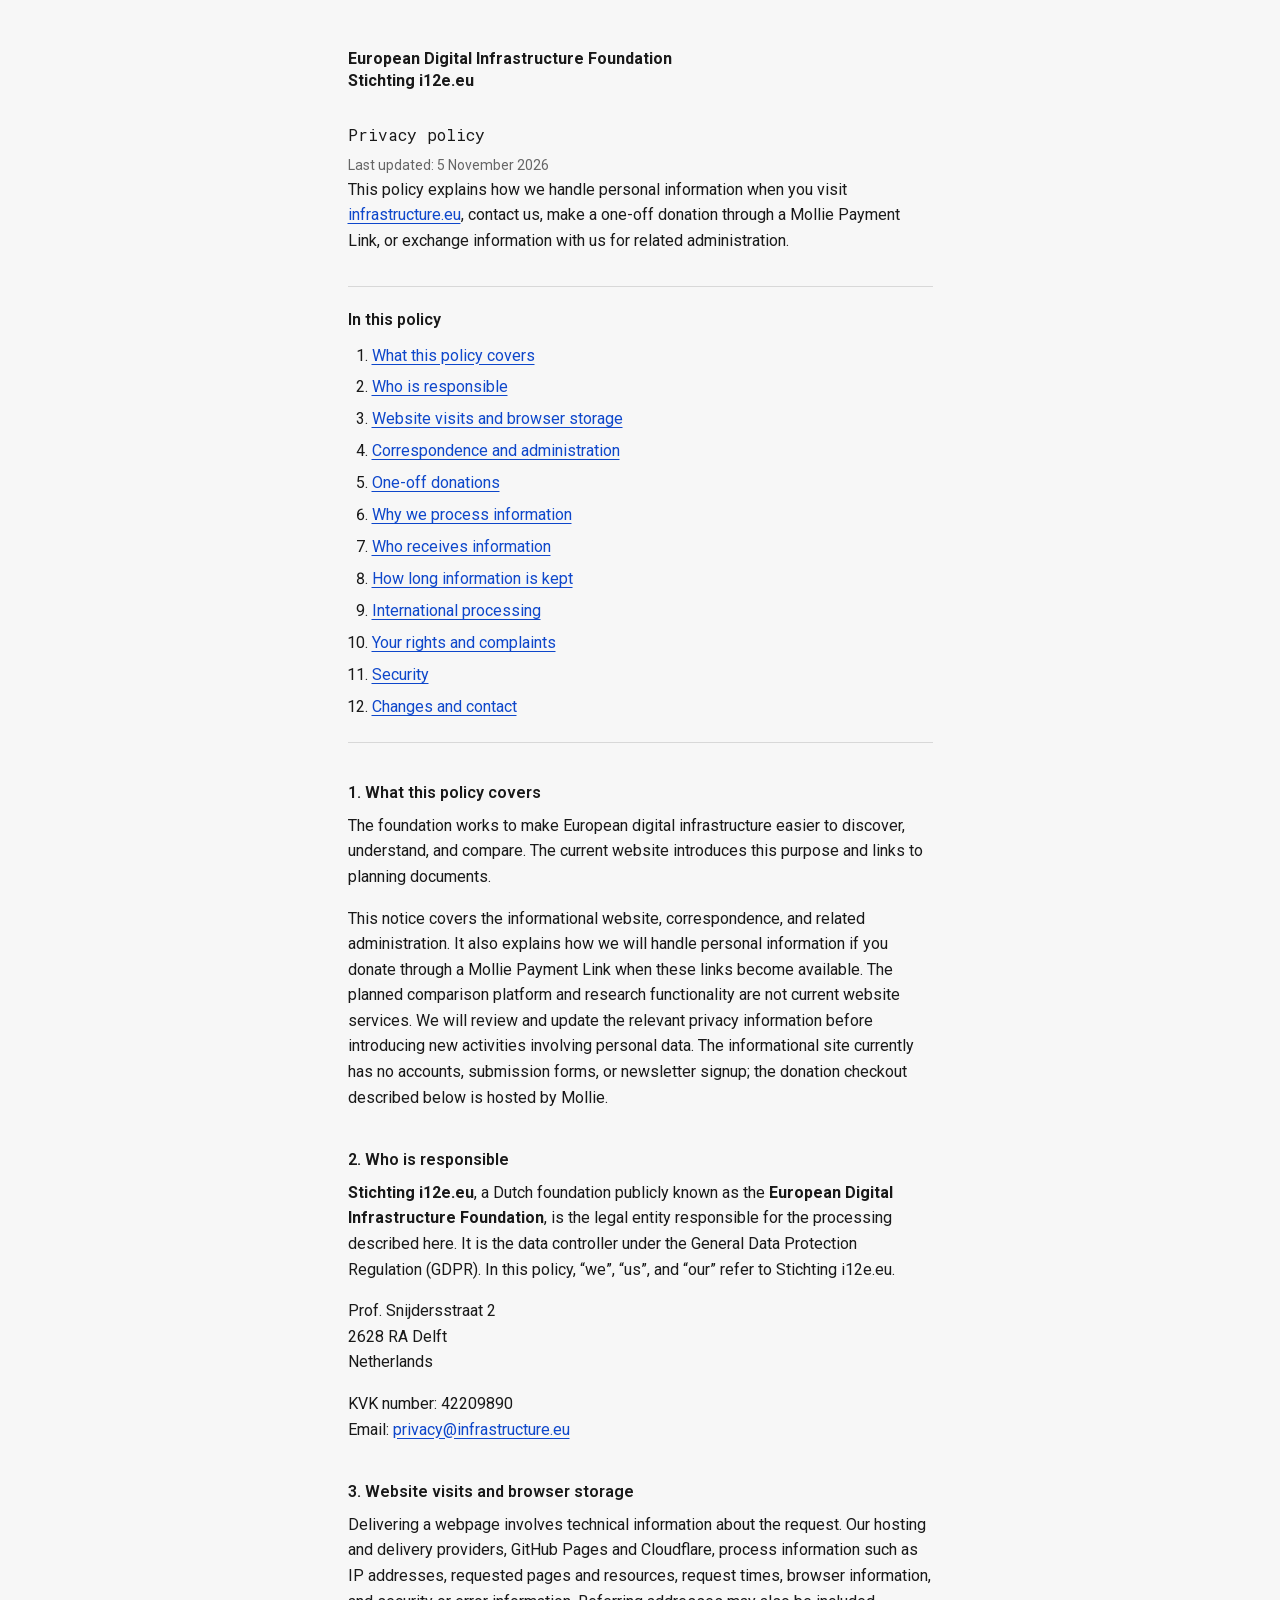
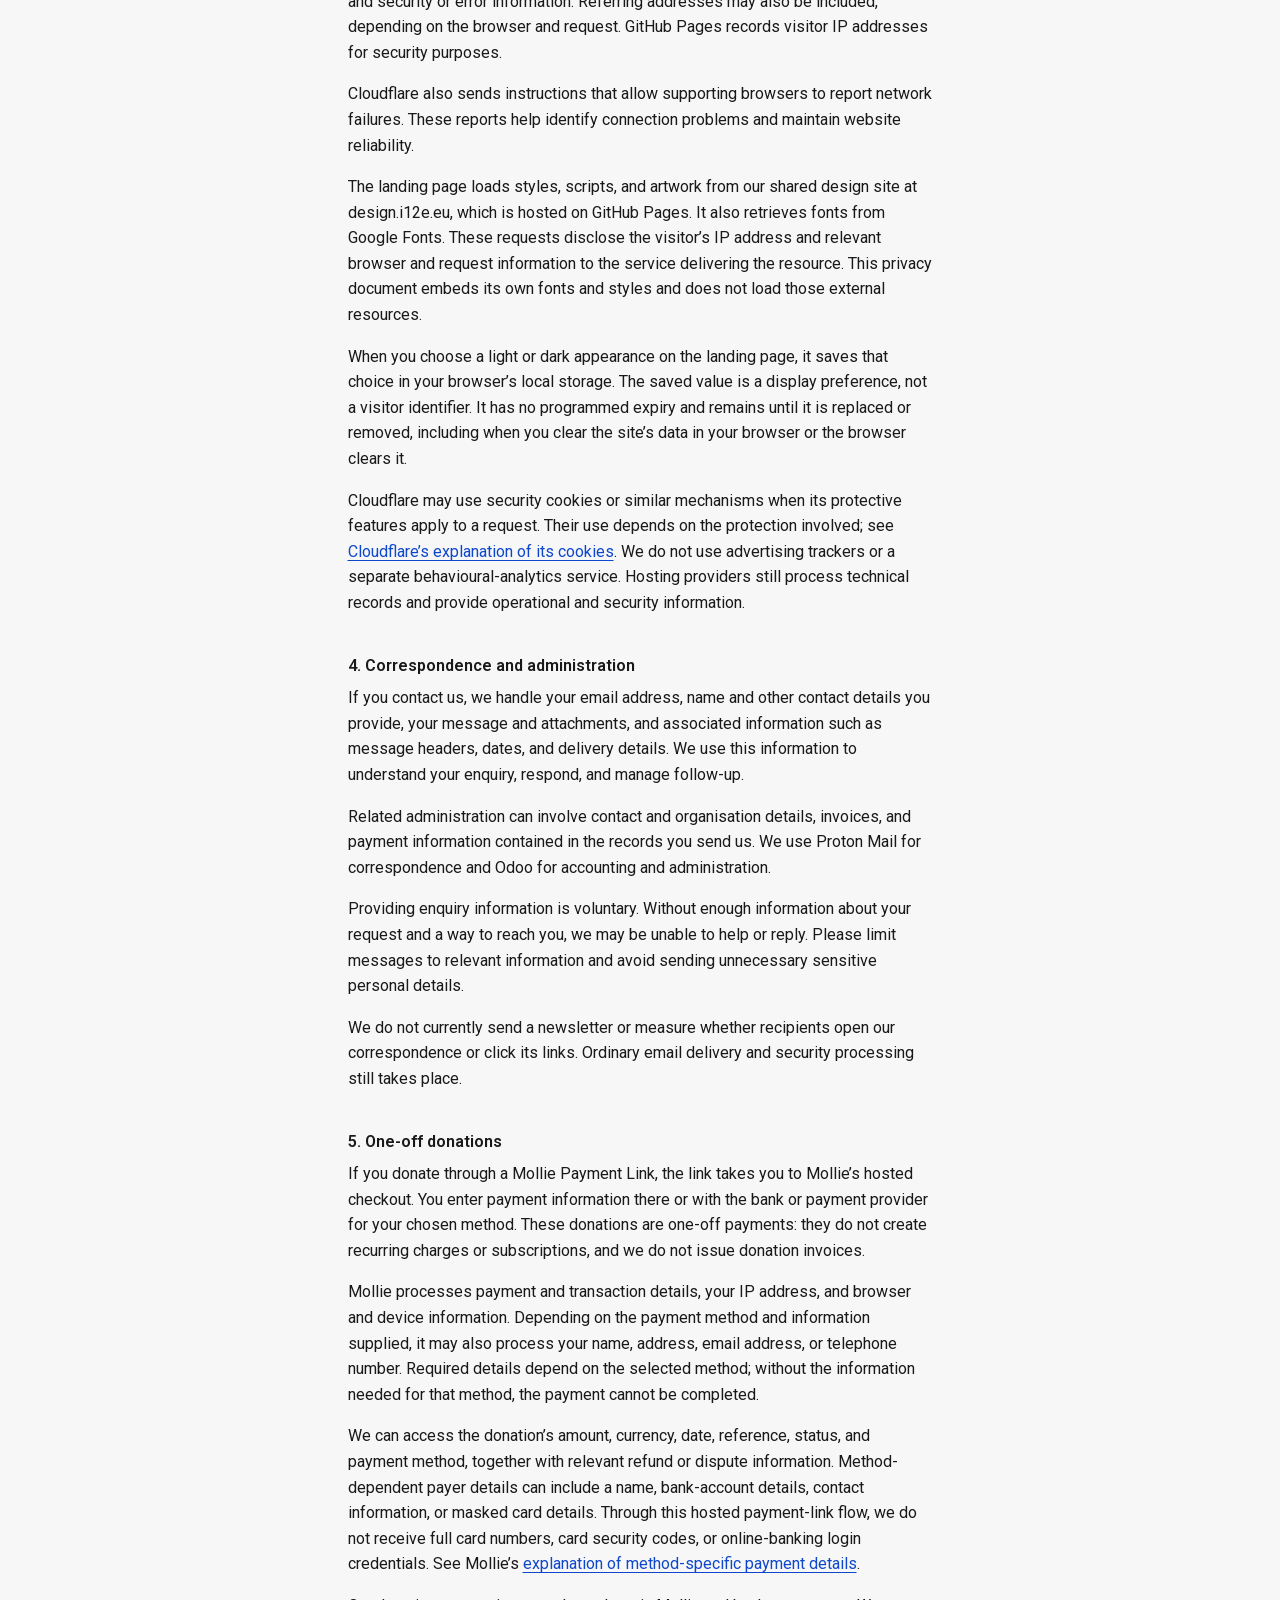
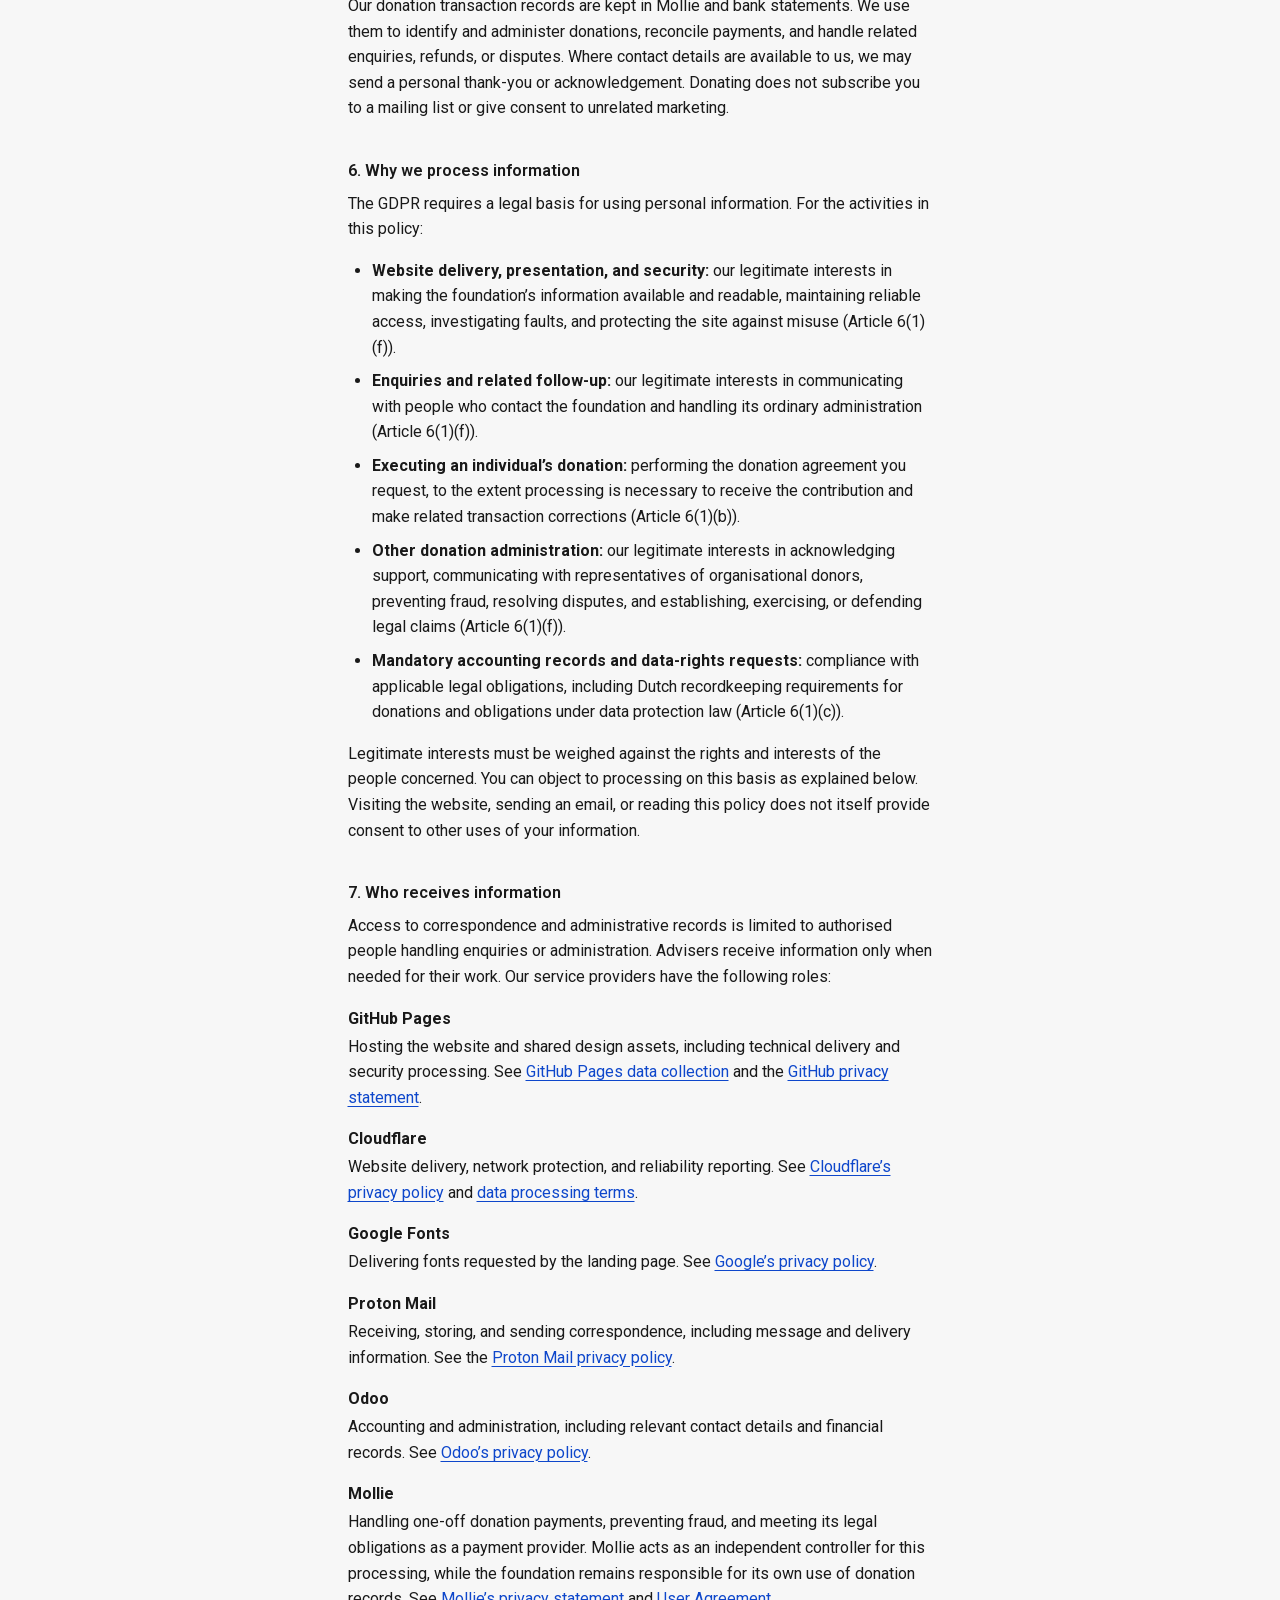
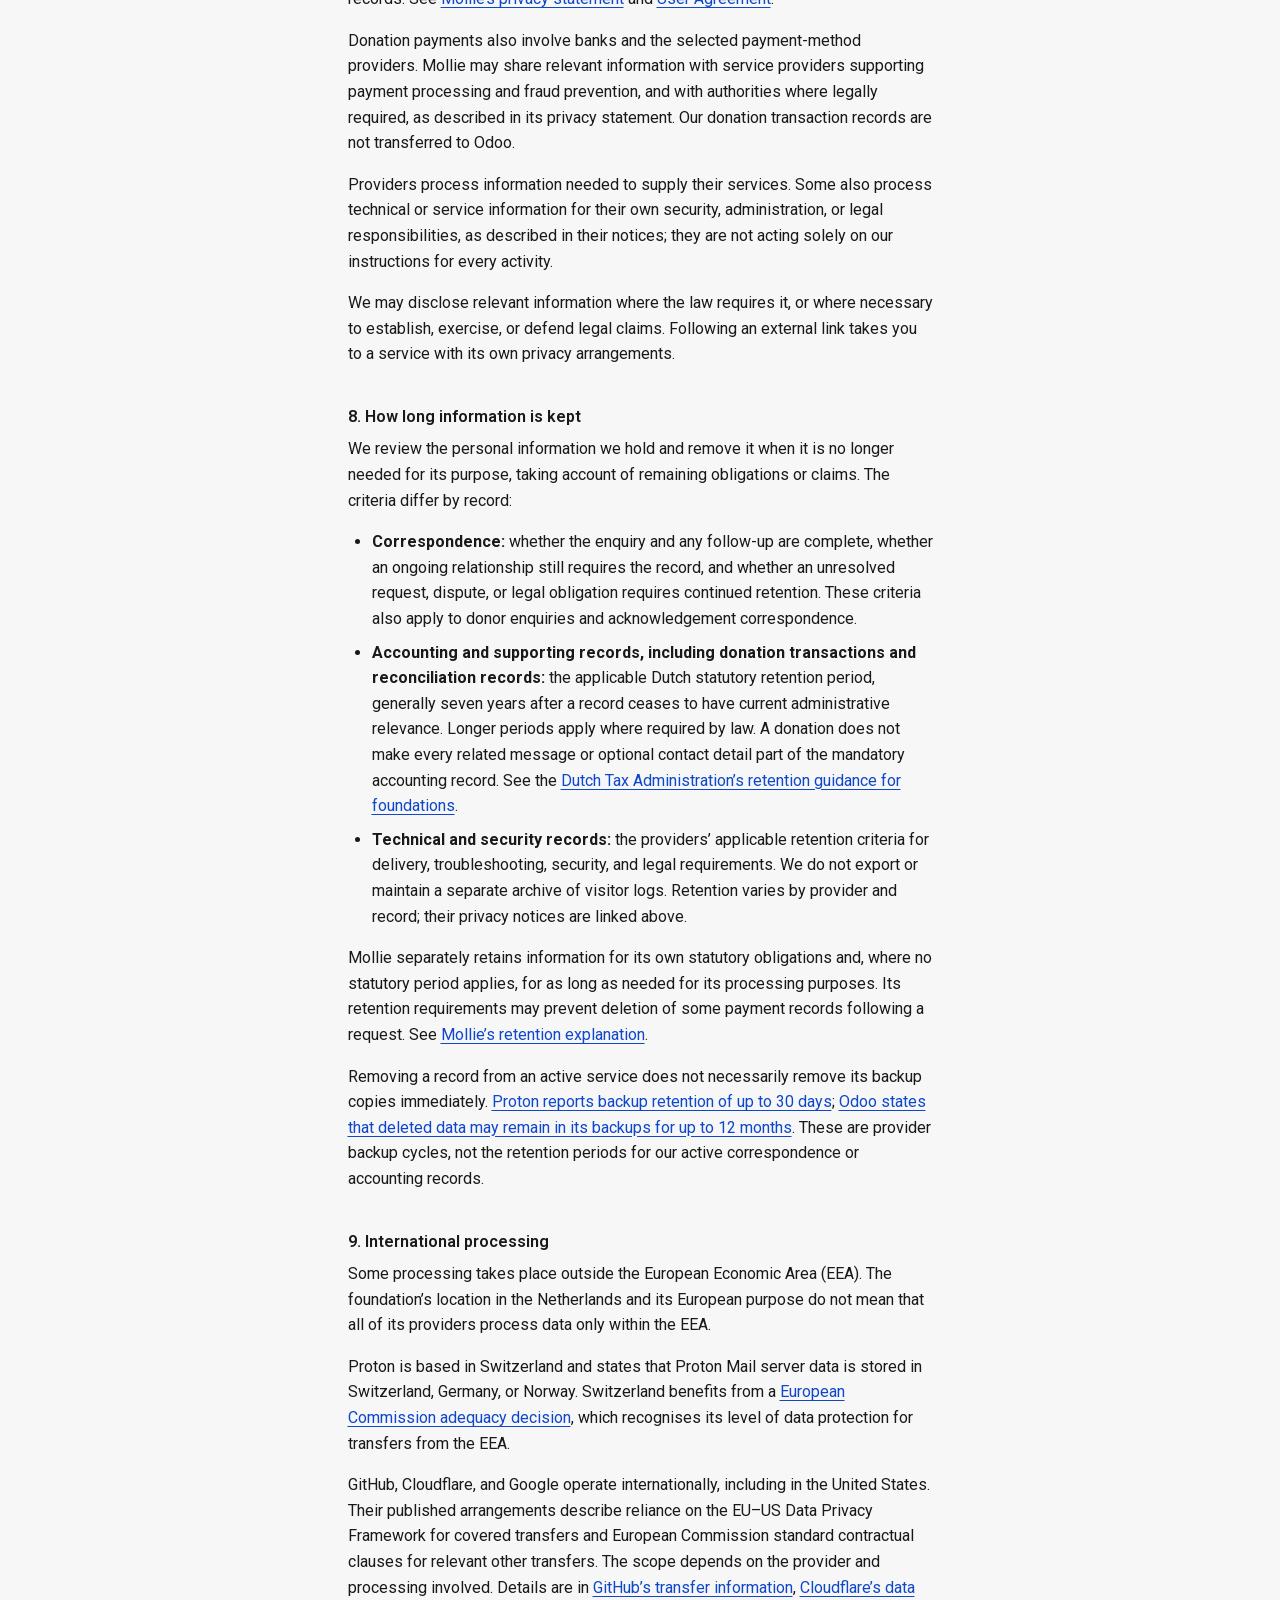
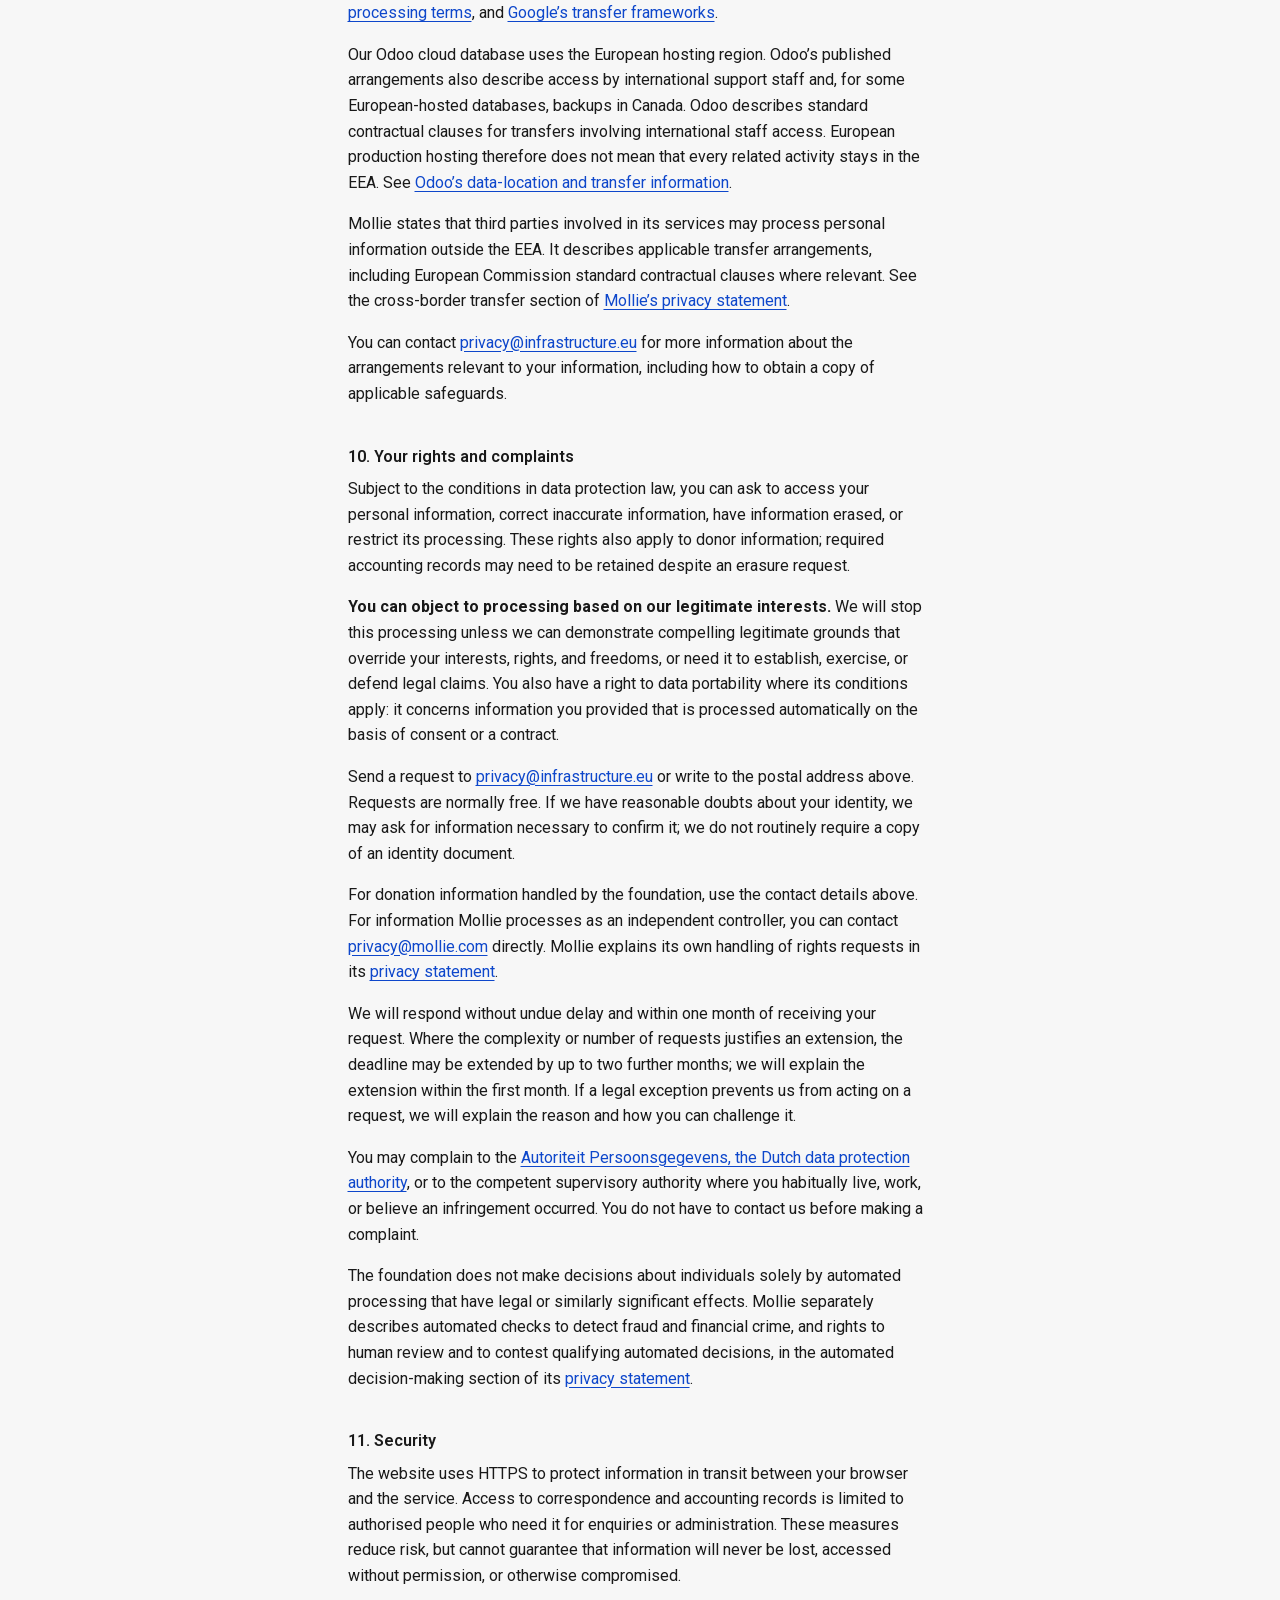
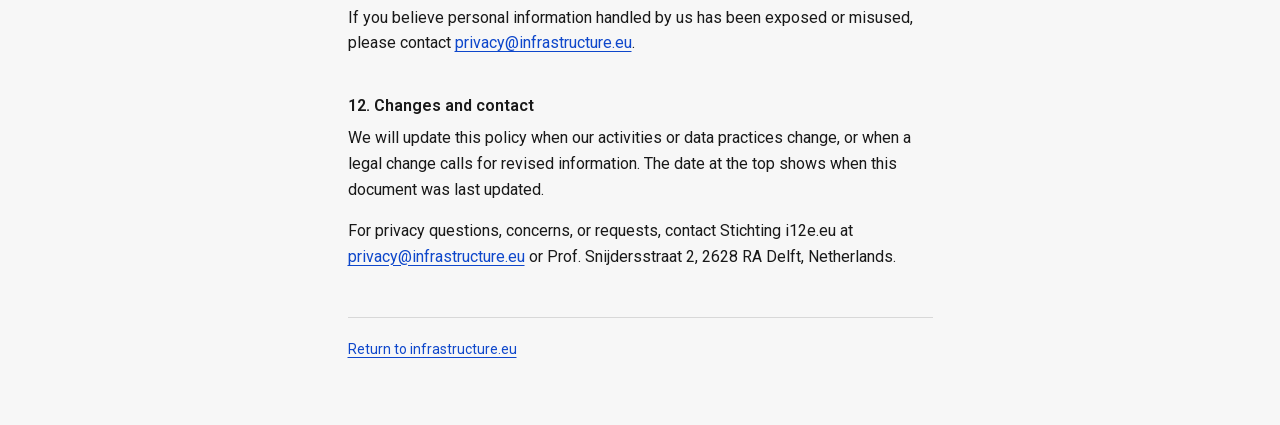
<file: privacy-policy.html>
<!doctype html>
<html lang="en">
<head>
    <meta charset="utf-8"/>
    <meta name="viewport" content="width=device-width, initial-scale=1"/>
    <meta name="color-scheme" content="light dark"/>
    <meta name="description" content="How Stichting i12e.eu, the European Digital Infrastructure Foundation, handles personal information on infrastructure.eu and in related correspondence."/>
    <meta name="referrer" content="no-referrer"/>
    <title>Privacy policy — European Digital Infrastructure Foundation</title>
    <style>
        /* Embedded font licenses (unmodified SIL OFL 1.1 notices):
Copyright 2011 The Roboto Project Authors (https://github.com/googlefonts/roboto-classic)

This Font Software is licensed under the SIL Open Font License, Version 1.1.
This license is copied below, and is also available with a FAQ at:
https://openfontlicense.org


-----------------------------------------------------------
SIL OPEN FONT LICENSE Version 1.1 - 26 February 2007
-----------------------------------------------------------

PREAMBLE
The goals of the Open Font License (OFL) are to stimulate worldwide
development of collaborative font projects, to support the font creation
efforts of academic and linguistic communities, and to provide a free and
open framework in which fonts may be shared and improved in partnership
with others.

The OFL allows the licensed fonts to be used, studied, modified and
redistributed freely as long as they are not sold by themselves. The
fonts, including any derivative works, can be bundled, embedded,
redistributed and/or sold with any software provided that any reserved
names are not used by derivative works. The fonts and derivatives,
however, cannot be released under any other type of license. The
requirement for fonts to remain under this license does not apply
to any document created using the fonts or their derivatives.

DEFINITIONS
"Font Software" refers to the set of files released by the Copyright
Holder(s) under this license and clearly marked as such. This may
include source files, build scripts and documentation.

"Reserved Font Name" refers to any names specified as such after the
copyright statement(s).

"Original Version" refers to the collection of Font Software components as
distributed by the Copyright Holder(s).

"Modified Version" refers to any derivative made by adding to, deleting,
or substituting -- in part or in whole -- any of the components of the
Original Version, by changing formats or by porting the Font Software to a
new environment.

"Author" refers to any designer, engineer, programmer, technical
writer or other person who contributed to the Font Software.

PERMISSION & CONDITIONS
Permission is hereby granted, free of charge, to any person obtaining
a copy of the Font Software, to use, study, copy, merge, embed, modify,
redistribute, and sell modified and unmodified copies of the Font
Software, subject to the following conditions:

1) Neither the Font Software nor any of its individual components,
in Original or Modified Versions, may be sold by itself.

2) Original or Modified Versions of the Font Software may be bundled,
redistributed and/or sold with any software, provided that each copy
contains the above copyright notice and this license. These can be
included either as stand-alone text files, human-readable headers or
in the appropriate machine-readable metadata fields within text or
binary files as long as those fields can be easily viewed by the user.

3) No Modified Version of the Font Software may use the Reserved Font
Name(s) unless explicit written permission is granted by the corresponding
Copyright Holder. This restriction only applies to the primary font name as
presented to the users.

4) The name(s) of the Copyright Holder(s) or the Author(s) of the Font
Software shall not be used to promote, endorse or advertise any
Modified Version, except to acknowledge the contribution(s) of the
Copyright Holder(s) and the Author(s) or with their explicit written
permission.

5) The Font Software, modified or unmodified, in part or in whole,
must be distributed entirely under this license, and must not be
distributed under any other license. The requirement for fonts to
remain under this license does not apply to any document created
using the Font Software.

TERMINATION
This license becomes null and void if any of the above conditions are
not met.

DISCLAIMER
THE FONT SOFTWARE IS PROVIDED "AS IS", WITHOUT WARRANTY OF ANY KIND,
EXPRESS OR IMPLIED, INCLUDING BUT NOT LIMITED TO ANY WARRANTIES OF
MERCHANTABILITY, FITNESS FOR A PARTICULAR PURPOSE AND NONINFRINGEMENT
OF COPYRIGHT, PATENT, TRADEMARK, OR OTHER RIGHT. IN NO EVENT SHALL THE
COPYRIGHT HOLDER BE LIABLE FOR ANY CLAIM, DAMAGES OR OTHER LIABILITY,
INCLUDING ANY GENERAL, SPECIAL, INDIRECT, INCIDENTAL, OR CONSEQUENTIAL
DAMAGES, WHETHER IN AN ACTION OF CONTRACT, TORT OR OTHERWISE, ARISING
FROM, OUT OF THE USE OR INABILITY TO USE THE FONT SOFTWARE OR FROM
OTHER DEALINGS IN THE FONT SOFTWARE.


Copyright 2015 The Roboto Mono Project Authors (https://github.com/googlefonts/robotomono)

This Font Software is licensed under the SIL Open Font License, Version 1.1.
This license is copied below, and is also available with a FAQ at:
https://openfontlicense.org


-----------------------------------------------------------
SIL OPEN FONT LICENSE Version 1.1 - 26 February 2007
-----------------------------------------------------------

PREAMBLE
The goals of the Open Font License (OFL) are to stimulate worldwide
development of collaborative font projects, to support the font creation
efforts of academic and linguistic communities, and to provide a free and
open framework in which fonts may be shared and improved in partnership
with others.

The OFL allows the licensed fonts to be used, studied, modified and
redistributed freely as long as they are not sold by themselves. The
fonts, including any derivative works, can be bundled, embedded,
redistributed and/or sold with any software provided that any reserved
names are not used by derivative works. The fonts and derivatives,
however, cannot be released under any other type of license. The
requirement for fonts to remain under this license does not apply
to any document created using the fonts or their derivatives.

DEFINITIONS
"Font Software" refers to the set of files released by the Copyright
Holder(s) under this license and clearly marked as such. This may
include source files, build scripts and documentation.

"Reserved Font Name" refers to any names specified as such after the
copyright statement(s).

"Original Version" refers to the collection of Font Software components as
distributed by the Copyright Holder(s).

"Modified Version" refers to any derivative made by adding to, deleting,
or substituting -- in part or in whole -- any of the components of the
Original Version, by changing formats or by porting the Font Software to a
new environment.

"Author" refers to any designer, engineer, programmer, technical
writer or other person who contributed to the Font Software.

PERMISSION & CONDITIONS
Permission is hereby granted, free of charge, to any person obtaining
a copy of the Font Software, to use, study, copy, merge, embed, modify,
redistribute, and sell modified and unmodified copies of the Font
Software, subject to the following conditions:

1) Neither the Font Software nor any of its individual components,
in Original or Modified Versions, may be sold by itself.

2) Original or Modified Versions of the Font Software may be bundled,
redistributed and/or sold with any software, provided that each copy
contains the above copyright notice and this license. These can be
included either as stand-alone text files, human-readable headers or
in the appropriate machine-readable metadata fields within text or
binary files as long as those fields can be easily viewed by the user.

3) No Modified Version of the Font Software may use the Reserved Font
Name(s) unless explicit written permission is granted by the corresponding
Copyright Holder. This restriction only applies to the primary font name as
presented to the users.

4) The name(s) of the Copyright Holder(s) or the Author(s) of the Font
Software shall not be used to promote, endorse or advertise any
Modified Version, except to acknowledge the contribution(s) of the
Copyright Holder(s) and the Author(s) or with their explicit written
permission.

5) The Font Software, modified or unmodified, in part or in whole,
must be distributed entirely under this license, and must not be
distributed under any other license. The requirement for fonts to
remain under this license does not apply to any document created
using the Font Software.

TERMINATION
This license becomes null and void if any of the above conditions are
not met.

DISCLAIMER
THE FONT SOFTWARE IS PROVIDED "AS IS", WITHOUT WARRANTY OF ANY KIND,
EXPRESS OR IMPLIED, INCLUDING BUT NOT LIMITED TO ANY WARRANTIES OF
MERCHANTABILITY, FITNESS FOR A PARTICULAR PURPOSE AND NONINFRINGEMENT
OF COPYRIGHT, PATENT, TRADEMARK, OR OTHER RIGHT. IN NO EVENT SHALL THE
COPYRIGHT HOLDER BE LIABLE FOR ANY CLAIM, DAMAGES OR OTHER LIABILITY,
INCLUDING ANY GENERAL, SPECIAL, INDIRECT, INCIDENTAL, OR CONSEQUENTIAL
DAMAGES, WHETHER IN AN ACTION OF CONTRACT, TORT OR OTHERWISE, ARISING
FROM, OUT OF THE USE OR INABILITY TO USE THE FONT SOFTWARE OR FROM
OTHER DEALINGS IN THE FONT SOFTWARE.

        */
        @font-face {
            font-family: "Roboto";
            font-style: normal;
            font-weight: 400 700;
            font-display: swap;
            src: url("[data-uri]") format("woff2");
        }

        @font-face {
            font-family: "Roboto Mono";
            font-style: normal;
            font-weight: 400;
            font-display: swap;
            src: url("[data-uri]") format("woff2");
        }

        /* Typography, spacing and palette follow the i12e design reference.
           Fonts and styles are embedded so this document works independently. */
        :root {
            color-scheme: light;
            --color-background: #F7F7F7;
            --color-text-primary: #191919;
            --color-text-secondary: #666666;
            --color-link: #0E47CB;
            --color-link-hover: #0937A1;
            --color-link-active: #052779;
            --color-border: #D8D8D8;
            --font-prose: "Roboto", Arial, sans-serif;
            --font-mono: "Roboto Mono", ui-monospace, monospace;
            --type-progress: 0;
            --type-body: calc((1 + 0.125 * var(--type-progress)) * 1rem);
            --type-h1: calc((2 + var(--type-progress)) * 1rem);
            --type-h2: calc((1.75 + 0.5 * var(--type-progress)) * 1rem);
            font-family: var(--font-prose);
            font-size: 100%;
            color: var(--color-text-primary);
            background: var(--color-background);
        }

        @media (prefers-color-scheme: dark) {
            :root {
                color-scheme: dark;
                --color-background: #191919;
                --color-text-primary: #F7F7F7;
                --color-text-secondary: #BDBDBD;
                --color-link: #91B0ED;
                --color-link-hover: #B2C9F4;
                --color-link-active: #7198E6;
                --color-border: #3D3D3D;
            }
        }

        @media (min-width: 48em) {
            :root { --type-progress: 0.466666667; }
        }

        @media (min-width: 60em) {
            :root { --type-progress: 0.703703704; }
        }

        @media (min-width: 75em) {
            :root { --type-progress: 1; }
        }

        @supports (font-size: calc(1rem * tan(atan2(1px, 1px)))) {
            :root {
                --type-progress: clamp(0, tan(atan2(calc(100vw - 390px), 810px)), 1);
            }
        }

        * { box-sizing: border-box; }

        body {
            margin: 0;
            font-size: var(--type-body);
            font-weight: 400;
            line-height: 1.6;
            overflow-wrap: anywhere;
        }

        .document {
            width: calc(100% - 48px);
            max-width: 65ch;
            margin: 0 auto;
            padding: 3rem 0 4rem;
        }

        .document-header { margin-bottom: var(--type-h1); }

        .organisation {
            margin: 0 0 2rem;
            line-height: 1.4;
        }

        .organisation strong { display: block; }

        h1, h2 {
            margin: 0 0 0.65em;
            font-weight: 600;
            line-height: 1.2;
            text-wrap: balance;
        }

        h1 {
            font-family: var(--font-mono);
            font-size: var(--type-h1);
            font-weight: 400;
        }

        h2 { font-size: var(--type-h2); }

        p, ul, ol, dl { margin: 0 0 1em; }
        ul, ol { padding-inline-start: 1.5em; }
        li + li { margin-top: 0.5em; }
        strong, dt { font-weight: 700; }
        address { margin-bottom: 1em; font-style: normal; }
        dt { margin-bottom: 0.15em; }
        dd { margin: 0 0 1em; }
        section + section { margin-top: 2.5em; }
        section { scroll-margin-top: 1.5rem; }

        .updated {
            margin: 0;
            color: var(--color-text-secondary);
            font-size: 0.875rem;
        }

        .contents {
            margin: 2rem 0 2.5rem;
            padding: 1.25rem 0;
            border-block: 1px solid var(--color-border);
        }

        .contents p { margin-bottom: 0.5rem; font-weight: 600; }
        .contents ol { margin-bottom: 0; }
        .contents li + li { margin-top: 0.1em; }
        .contents a { display: block; padding-block: 0.15rem; }

        a, a:visited {
            color: var(--color-link);
            text-decoration: underline;
            text-underline-offset: 0.2em;
        }

        a:hover { color: var(--color-link-hover); text-decoration-thickness: 2px; }
        a:active { color: var(--color-link-active); }
        a:focus-visible { outline: 2px solid var(--color-link); outline-offset: 3px; }

        .skip-link {
            position: absolute;
            top: 0.5rem;
            left: 1rem;
            z-index: 1;
            padding: 0.5rem 0.75rem;
            background: var(--color-background);
            transform: translateY(-200%);
        }

        .skip-link:focus { transform: translateY(0); }

        .document-footer {
            margin-top: 3rem;
            padding-top: 1.25rem;
            border-top: 1px solid var(--color-border);
            font-size: 0.875rem;
        }

        .document-footer p { margin: 0; }

        @media (max-width: 60em) {
            .document { width: calc(100% - 36px); padding-top: 2rem; }
        }

        @media print {
            :root {
                color-scheme: light;
                --color-background: #FFFFFF;
                --color-text-primary: #191919;
                --color-text-secondary: #505050;
                --color-link: #0E47CB;
                --color-border: #D8D8D8;
                --type-progress: 0;
            }

            .document { width: 100%; max-width: none; padding: 0; }
            .skip-link, .contents, .document-footer { display: none; }
            h1, h2, dt { break-after: avoid; }
            p, li, dd { orphans: 3; widows: 3; }
        }
    </style>
</head>
<body>
<a class="skip-link" href="#policy">Skip to privacy policy</a>
<div class="document">
    <header class="document-header">
        <p class="organisation">
            <strong>European Digital Infrastructure Foundation</strong>
            <strong>Stichting i12e.eu</strong>
        </p>
        <h1 id="page-title">Privacy policy</h1>
        <p class="updated">Last updated: <time datetime="2026-11-05">5 November 2026</time></p>
    </header>

    <main id="policy" aria-labelledby="page-title" tabindex="-1">
        <p>This policy explains how we handle personal information when you visit
            <a href="https://infrastructure.eu/">infrastructure.eu</a>, contact us, make a one-off donation
            through a Mollie Payment Link, or exchange information with us for related administration.</p>

        <nav class="contents" aria-label="Privacy policy sections">
            <p>In this policy</p>
            <ol>
                <li><a href="#scope">What this policy covers</a></li>
                <li><a href="#responsibility">Who is responsible</a></li>
                <li><a href="#website">Website visits and browser storage</a></li>
                <li><a href="#correspondence">Correspondence and administration</a></li>
                <li><a href="#donations">One-off donations</a></li>
                <li><a href="#legal-bases">Why we process information</a></li>
                <li><a href="#recipients">Who receives information</a></li>
                <li><a href="#retention">How long information is kept</a></li>
                <li><a href="#international">International processing</a></li>
                <li><a href="#rights">Your rights and complaints</a></li>
                <li><a href="#security">Security</a></li>
                <li><a href="#updates">Changes and contact</a></li>
            </ol>
        </nav>

        <section aria-labelledby="scope">
            <h2 id="scope">1. What this policy covers</h2>
            <p>The foundation works to make European digital infrastructure easier to discover, understand,
                and compare. The current website introduces this purpose and links to planning documents.</p>
            <p>This notice covers the informational website, correspondence, and related administration.
                It also explains how we will handle personal information if you donate through a Mollie Payment
                Link when these links become available.
                The planned comparison platform and research functionality are not current website services.
                We will review and update the relevant privacy information before introducing new activities
                involving personal data. The informational site currently has no accounts, submission forms,
                or newsletter signup; the donation checkout described below is hosted by Mollie.</p>
        </section>

        <section aria-labelledby="responsibility">
            <h2 id="responsibility">2. Who is responsible</h2>
            <p><strong>Stichting i12e.eu</strong>, a Dutch foundation publicly known as the
                <strong>European Digital Infrastructure Foundation</strong>, is the legal entity responsible
                for the processing described here. It is the data controller under the General Data Protection
                Regulation (GDPR). In this policy, “we”, “us”, and “our” refer to Stichting i12e.eu.</p>
            <address>
                Prof. Snijdersstraat 2<br/>
                2628 RA Delft<br/>
                Netherlands
            </address>
            <p>KVK number: 42209890<br/>
                Email: <a href="mailto:privacy@infrastructure.eu">privacy@infrastructure.eu</a></p>
        </section>

        <section aria-labelledby="website">
            <h2 id="website">3. Website visits and browser storage</h2>
            <p>Delivering a webpage involves technical information about the request. Our hosting and delivery
                providers, GitHub Pages and Cloudflare, process information such as IP addresses, requested pages
                and resources, request times, browser information, and security or error information. Referring
                addresses may also be included, depending on the browser and request. GitHub Pages records visitor
                IP addresses for security purposes.</p>
            <p>Cloudflare also sends instructions that allow supporting browsers to report network failures.
                These reports help identify connection problems and maintain website reliability.</p>
            <p>The landing page loads styles, scripts, and artwork from our shared design site at design.i12e.eu,
                which is hosted on GitHub Pages. It also retrieves fonts from Google Fonts. These requests disclose
                the visitor’s IP address and relevant browser and request information to the service delivering
                the resource. This privacy document embeds its own fonts and styles and does not load those
                external resources.</p>
            <p>When you choose a light or dark appearance on the landing page, it saves that choice in your
                browser’s local storage. The saved value is a display preference, not a visitor identifier.
                It has no programmed expiry and remains until it is replaced or removed, including when you
                clear the site’s data in your browser or the browser clears it.</p>
            <p>Cloudflare may use security cookies or similar mechanisms when its protective features apply to
                a request. Their use depends on the protection involved; see
                <a href="https://developers.cloudflare.com/fundamentals/reference/policies-compliances/cloudflare-cookies/">Cloudflare’s explanation of its cookies</a>.
                We do not use advertising trackers or a separate behavioural-analytics service. Hosting providers
                still process technical records and provide operational and security information.</p>
        </section>

        <section aria-labelledby="correspondence">
            <h2 id="correspondence">4. Correspondence and administration</h2>
            <p>If you contact us, we handle your email address, name and other contact details you provide,
                your message and attachments, and associated information such as message headers, dates, and
                delivery details. We use this information to understand your enquiry, respond, and manage follow-up.</p>
            <p>Related administration can involve contact and organisation details, invoices, and payment
                information contained in the records you send us. We use Proton Mail for correspondence and Odoo
                for accounting and administration.</p>
            <p>Providing enquiry information is voluntary. Without enough information about your request and
                a way to reach you, we may be unable to help or reply. Please limit messages to relevant information
                and avoid sending unnecessary sensitive personal details.</p>
            <p>We do not currently send a newsletter or measure whether recipients open our correspondence or
                click its links. Ordinary email delivery and security processing still takes place.</p>
        </section>

        <section aria-labelledby="donations">
            <h2 id="donations">5. One-off donations</h2>
            <p>If you donate through a Mollie Payment Link, the link takes you to Mollie’s hosted checkout.
                You enter payment information there or with the bank or payment provider for your chosen method.
                These donations are one-off payments: they do not create recurring charges or subscriptions,
                and we do not issue donation invoices.</p>
            <p>Mollie processes payment and transaction details, your IP address, and browser and device
                information. Depending on the payment method and information supplied, it may also process your
                name, address, email address, or telephone number. Required details depend on the selected method;
                without the information needed for that method, the payment cannot be completed.</p>
            <p>We can access the donation’s amount, currency, date, reference, status, and payment method,
                together with relevant refund or dispute information. Method-dependent payer details can include
                a name, bank-account details, contact information, or masked card details. Through this hosted
                payment-link flow, we do not receive full card numbers, card security codes, or online-banking
                login credentials. See Mollie’s
                <a href="https://docs.mollie.com/reference/extra-payment-parameters">explanation of method-specific payment details</a>.</p>
            <p>Our donation transaction records are kept in Mollie and bank statements. We use them to identify
                and administer donations, reconcile payments, and handle related enquiries, refunds, or disputes.
                Where contact details are available to us, we may send a personal thank-you or acknowledgement.
                Donating does not subscribe you to a mailing list or give consent to unrelated marketing.</p>
        </section>

        <section aria-labelledby="legal-bases">
            <h2 id="legal-bases">6. Why we process information</h2>
            <p>The GDPR requires a legal basis for using personal information. For the activities in this policy:</p>
            <ul>
                <li><strong>Website delivery, presentation, and security:</strong> our legitimate interests in
                    making the foundation’s information available and readable, maintaining reliable access,
                    investigating faults, and protecting the site against misuse (Article 6(1)(f)).</li>
                <li><strong>Enquiries and related follow-up:</strong> our legitimate interests in communicating
                    with people who contact the foundation and handling its ordinary administration
                    (Article 6(1)(f)).</li>
                <li><strong>Executing an individual’s donation:</strong> performing the donation agreement
                    you request, to the extent processing is necessary to receive the contribution and make
                    related transaction corrections (Article 6(1)(b)).</li>
                <li><strong>Other donation administration:</strong> our legitimate interests in acknowledging
                    support, communicating with representatives of organisational donors, preventing fraud,
                    resolving disputes, and establishing, exercising, or defending legal claims
                    (Article 6(1)(f)).</li>
                <li><strong>Mandatory accounting records and data-rights requests:</strong> compliance with
                    applicable legal obligations, including Dutch recordkeeping requirements for donations
                    and obligations under data protection law (Article 6(1)(c)).</li>
            </ul>
            <p>Legitimate interests must be weighed against the rights and interests of the people concerned.
                You can object to processing on this basis as explained below. Visiting the website, sending an
                email, or reading this policy does not itself provide consent to other uses of your information.</p>
        </section>

        <section aria-labelledby="recipients">
            <h2 id="recipients">7. Who receives information</h2>
            <p>Access to correspondence and administrative records is limited to authorised people handling
                enquiries or administration. Advisers receive information only when needed for their work.
                Our service providers have the following roles:</p>
            <dl>
                <dt>GitHub Pages</dt>
                <dd>Hosting the website and shared design assets, including technical delivery and security
                    processing. See <a href="https://docs.github.com/en/pages/getting-started-with-github-pages/what-is-github-pages#data-collection">GitHub Pages data collection</a>
                    and the <a href="https://docs.github.com/en/site-policy/privacy-policies/github-general-privacy-statement">GitHub privacy statement</a>.</dd>
                <dt>Cloudflare</dt>
                <dd>Website delivery, network protection, and reliability reporting. See
                    <a href="https://www.cloudflare.com/privacypolicy/">Cloudflare’s privacy policy</a> and
                    <a href="https://www.cloudflare.com/cloudflare-customer-dpa/">data processing terms</a>.</dd>
                <dt>Google Fonts</dt>
                <dd>Delivering fonts requested by the landing page. See
                    <a href="https://policies.google.com/privacy">Google’s privacy policy</a>.</dd>
                <dt>Proton Mail</dt>
                <dd>Receiving, storing, and sending correspondence, including message and delivery information.
                    See the <a href="https://proton.me/mail/privacy-policy">Proton Mail privacy policy</a>.</dd>
                <dt>Odoo</dt>
                <dd>Accounting and administration, including relevant contact details and financial records.
                    See <a href="https://www.odoo.com/privacy">Odoo’s privacy policy</a>.</dd>
                <dt>Mollie</dt>
                <dd>Handling one-off donation payments, preventing fraud, and meeting its legal obligations
                    as a payment provider. Mollie acts as an independent controller for this processing, while the
                    foundation remains responsible for its own use of donation records. See
                    <a href="https://www.mollie.com/legal/privacy">Mollie’s privacy statement</a> and
                    <a href="https://www.mollie.com/legal/user-agreement">User Agreement</a>.</dd>
            </dl>
            <p>Donation payments also involve banks and the selected payment-method providers. Mollie may share
                relevant information with service providers supporting payment processing and fraud prevention,
                and with authorities where legally required, as described in its privacy statement. Our donation
                transaction records are not transferred to Odoo.</p>
            <p>Providers process information needed to supply their services. Some also process technical or
                service information for their own security, administration, or legal responsibilities, as described
                in their notices; they are not acting solely on our instructions for every activity.</p>
            <p>We may disclose relevant information where the law requires it, or where necessary to establish,
                exercise, or defend legal claims. Following an external link takes you to a service with its own
                privacy arrangements.</p>
        </section>

        <section aria-labelledby="retention">
            <h2 id="retention">8. How long information is kept</h2>
            <p>We review the personal information we hold and remove it when it is no longer needed for its
                purpose, taking account of remaining obligations or claims. The criteria differ by record:</p>
            <ul>
                <li><strong>Correspondence:</strong> whether the enquiry and any follow-up are complete,
                    whether an ongoing relationship still requires the record, and whether an unresolved
                    request, dispute, or legal obligation requires continued retention. These criteria also
                    apply to donor enquiries and acknowledgement correspondence.</li>
                <li><strong>Accounting and supporting records, including donation transactions and
                    reconciliation records:</strong> the applicable Dutch statutory retention period, generally
                    seven years after a record ceases to have current administrative relevance. Longer periods
                    apply where required by law. A donation does not make every related message or optional
                    contact detail part of the mandatory accounting record. See the
                    <a href="https://stichtingenvereniging.belastingdienst.nl/bijzondere-onderwerpen/administratie/de-bewaarplicht/">Dutch Tax Administration’s retention guidance for foundations</a>.</li>
                <li><strong>Technical and security records:</strong> the providers’ applicable retention
                    criteria for delivery, troubleshooting, security, and legal requirements. We do not export
                    or maintain a separate archive of visitor logs. Retention varies by provider and record;
                    their privacy notices are linked above.</li>
            </ul>
            <p>Mollie separately retains information for its own statutory obligations and, where no statutory
                period applies, for as long as needed for its processing purposes. Its retention requirements
                may prevent deletion of some payment records following a request. See
                <a href="https://www.mollie.com/legal/privacy">Mollie’s retention explanation</a>.</p>
            <p>Removing a record from an active service does not necessarily remove its backup copies immediately.
                <a href="https://proton.me/mail/privacy-policy">Proton reports backup retention of up to 30 days</a>;
                <a href="https://www.odoo.com/privacy">Odoo states that deleted data may remain in its backups for up to 12 months</a>.
                These are provider backup cycles, not the retention periods for our active correspondence or
                accounting records.</p>
        </section>

        <section aria-labelledby="international">
            <h2 id="international">9. International processing</h2>
            <p>Some processing takes place outside the European Economic Area (EEA). The foundation’s location
                in the Netherlands and its European purpose do not mean that all of its providers process data
                only within the EEA.</p>
            <p>Proton is based in Switzerland and states that Proton Mail server data is stored in Switzerland,
                Germany, or Norway. Switzerland benefits from a
                <a href="https://commission.europa.eu/law/law-topic/data-protection/international-dimension-data-protection/adequacy-decisions_en">European Commission adequacy decision</a>,
                which recognises its level of data protection for transfers from the EEA.</p>
            <p>GitHub, Cloudflare, and Google operate internationally, including in the United States. Their
                published arrangements describe reliance on the EU–US Data Privacy Framework for covered transfers
                and European Commission standard contractual clauses for relevant other transfers. The scope
                depends on the provider and processing involved. Details are in
                <a href="https://docs.github.com/en/site-policy/privacy-policies/github-general-privacy-statement#international-data-transfers">GitHub’s transfer information</a>,
                <a href="https://www.cloudflare.com/cloudflare-customer-dpa/">Cloudflare’s data processing terms</a>,
                and <a href="https://policies.google.com/privacy/frameworks">Google’s transfer frameworks</a>.</p>
            <p>Our Odoo cloud database uses the European hosting region. Odoo’s published arrangements also
                describe access by international support staff and, for some European-hosted databases, backups
                in Canada. Odoo describes standard contractual clauses for transfers involving international
                staff access. European production hosting therefore does not mean that every related activity
                stays in the EEA. See <a href="https://www.odoo.com/privacy">Odoo’s data-location and transfer information</a>.</p>
            <p>Mollie states that third parties involved in its services may process personal information
                outside the EEA. It describes applicable transfer arrangements, including European Commission
                standard contractual clauses where relevant. See the cross-border transfer section of
                <a href="https://www.mollie.com/legal/privacy">Mollie’s privacy statement</a>.</p>
            <p>You can contact <a href="mailto:privacy@infrastructure.eu">privacy@infrastructure.eu</a> for more
                information about the arrangements relevant to your information, including how to obtain a copy
                of applicable safeguards.</p>
        </section>

        <section aria-labelledby="rights">
            <h2 id="rights">10. Your rights and complaints</h2>
            <p>Subject to the conditions in data protection law, you can ask to access your personal information,
                correct inaccurate information, have information erased, or restrict its processing. These rights
                also apply to donor information; required accounting records may need to be retained despite an
                erasure request.</p>
            <p><strong>You can object to processing based on our legitimate interests.</strong> We will stop
                this processing unless we can demonstrate compelling legitimate grounds that override your
                interests, rights, and freedoms, or need it to establish, exercise, or defend legal claims.
                You also have a right to data portability where its conditions apply: it concerns information
                you provided that is processed automatically on the basis of consent or a contract.</p>
            <p>Send a request to <a href="mailto:privacy@infrastructure.eu">privacy@infrastructure.eu</a> or write
                to the postal address above. Requests are normally free. If we have reasonable doubts about your
                identity, we may ask for information necessary to confirm it; we do not routinely require a copy
                of an identity document.</p>
            <p>For donation information handled by the foundation, use the contact details above. For information
                Mollie processes as an independent controller, you can contact
                <a href="mailto:privacy@mollie.com">privacy@mollie.com</a> directly. Mollie explains its own
                handling of rights requests in its <a href="https://www.mollie.com/legal/privacy">privacy statement</a>.</p>
            <p>We will respond without undue delay and within one month of receiving your request. Where the
                complexity or number of requests justifies an extension, the deadline may be extended by up to
                two further months; we will explain the extension within the first month. If a legal exception
                prevents us from acting on a request, we will explain the reason and how you can challenge it.</p>
            <p>You may complain to the
                <a href="https://autoriteitpersoonsgegevens.nl/en/submitting-a-tip-off-or-a-complaint-to-the-ap">Autoriteit Persoonsgegevens, the Dutch data protection authority</a>,
                or to the competent supervisory authority where you habitually live, work, or believe an
                infringement occurred. You do not have to contact us before making a complaint.</p>
            <p>The foundation does not make decisions about individuals solely by automated processing that
                have legal or similarly significant effects. Mollie separately describes automated checks to
                detect fraud and financial crime, and rights to human review and to contest qualifying automated
                decisions, in the automated decision-making section of its
                <a href="https://www.mollie.com/legal/privacy">privacy statement</a>.</p>
        </section>

        <section aria-labelledby="security">
            <h2 id="security">11. Security</h2>
            <p>The website uses HTTPS to protect information in transit between your browser and the service.
                Access to correspondence and accounting records is limited to authorised people who need it for
                enquiries or administration. These measures reduce risk, but cannot guarantee that information
                will never be lost, accessed without permission, or otherwise compromised.</p>
            <p>If you believe personal information handled by us has been exposed or misused, please contact
                <a href="mailto:privacy@infrastructure.eu">privacy@infrastructure.eu</a>.</p>
        </section>

        <section aria-labelledby="updates">
            <h2 id="updates">12. Changes and contact</h2>
            <p>We will update this policy when our activities or data practices change, or when a legal change
                calls for revised information. The date at the top shows when this document was last updated.</p>
            <p>For privacy questions, concerns, or requests, contact Stichting i12e.eu at
                <a href="mailto:privacy@infrastructure.eu">privacy@infrastructure.eu</a> or
                Prof. Snijdersstraat 2, 2628 RA Delft, Netherlands.</p>
        </section>
    </main>

    <footer class="document-footer">
        <p><a href="https://infrastructure.eu/">Return to infrastructure.eu</a></p>
    </footer>
</div>
</body>
</html>
</file>
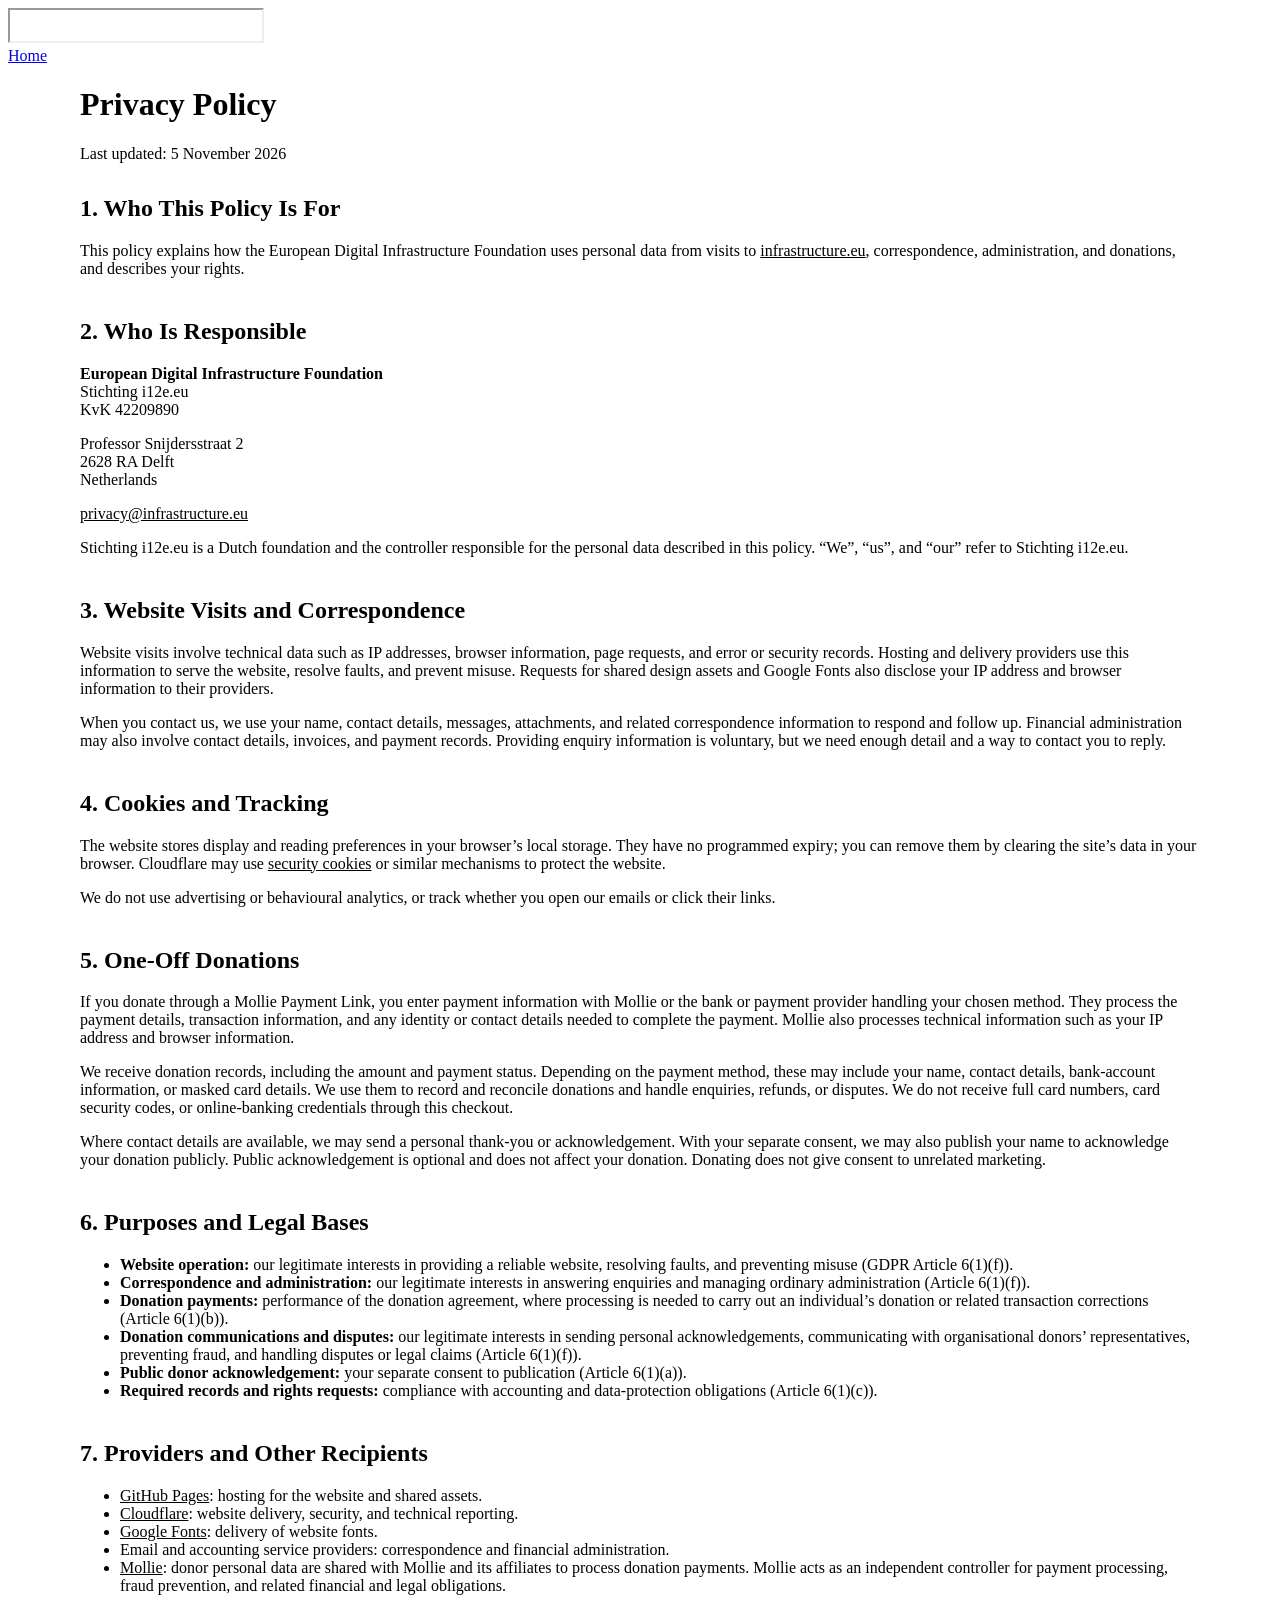
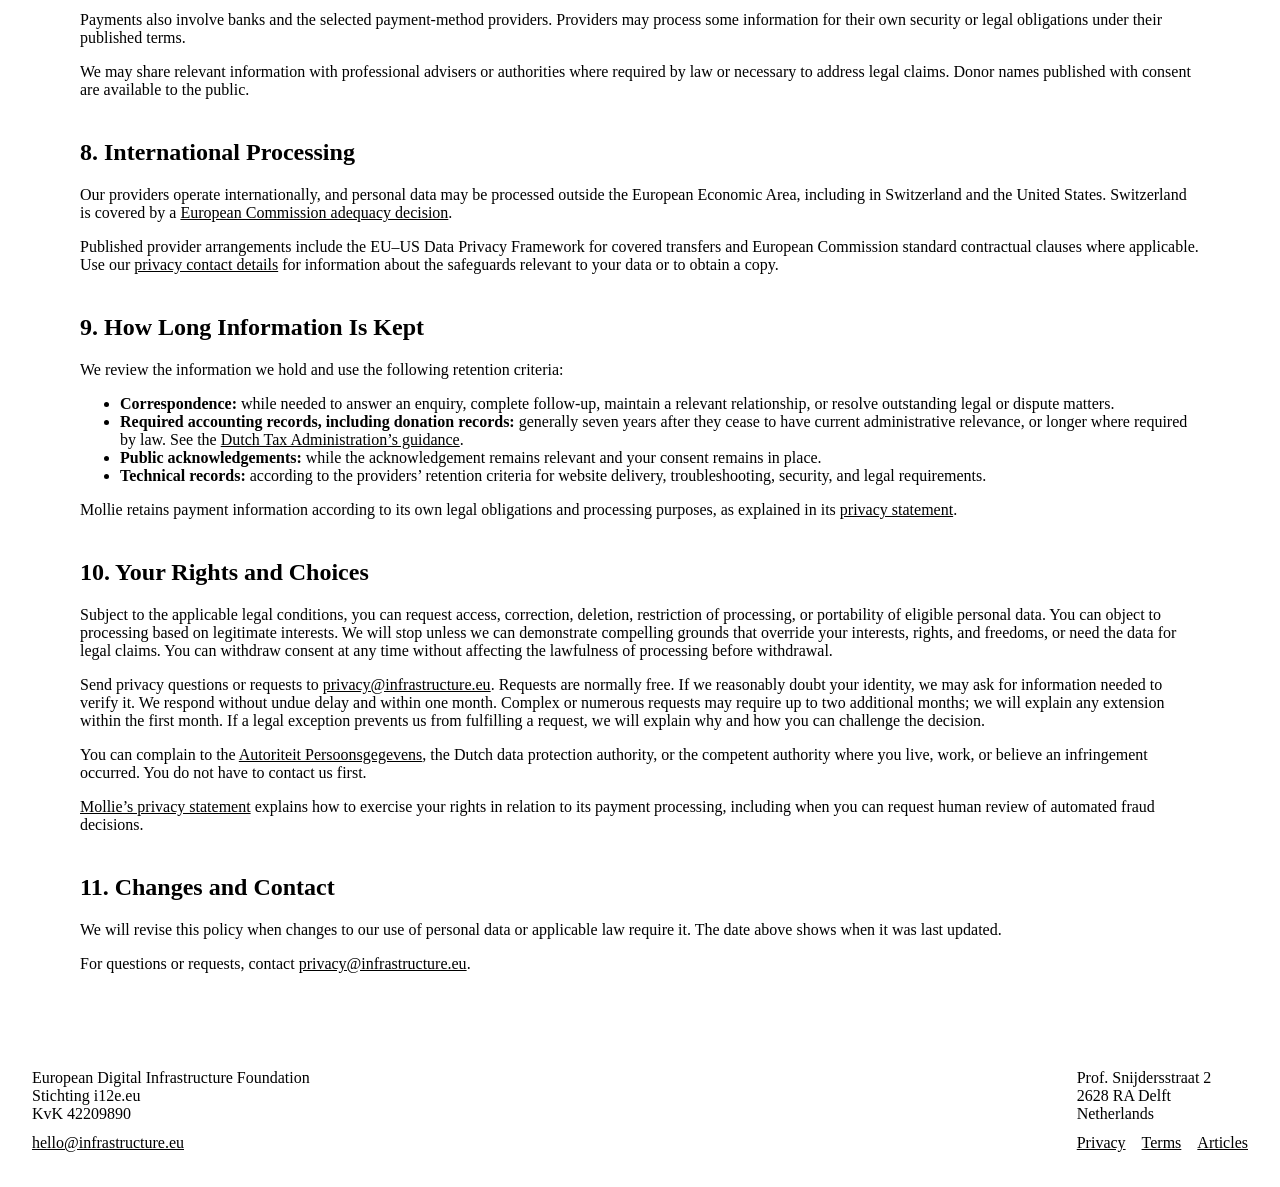
<file: privacy.html>
<!doctype html>
<html lang="en" data-type-scope="viewport" data-theme="light">
<head>
    <meta charset="utf-8"/>
    <meta name="color-scheme" content="light dark"/>
    <script src="https://design.i12e.eu/assets/js/appearance.js?v=plan-appearance-1"
            data-appearance-storage-key="i12e.home.appearance"></script>
    <script src="https://design.i12e.eu/assets/js/logo-appearance.js?v=logo-once-1"></script>
    <meta name="viewport" content="width=device-width, initial-scale=1"/>
    <meta name="description" content="How the European Digital Infrastructure Foundation (Stichting i12e.eu) handles personal data from website visits, correspondence, and donations."/>
    <meta name="referrer" content="no-referrer"/>
    <title>Privacy Policy — European Digital Infrastructure Foundation</title>
    <link rel="canonical" href="https://infrastructure.eu/privacy"/>
    <link rel="preconnect" href="https://design.i12e.eu"/>
    <link rel="preconnect" href="https://fonts.googleapis.com"/>
    <link rel="preconnect" href="https://fonts.gstatic.com" crossorigin/>
    <link href="https://fonts.googleapis.com/css2?family=Roboto:ital,wght@0,400;0,600;0,700;1,400;1,700&amp;family=Roboto+Mono:wght@400&amp;display=swap"
          rel="stylesheet"/>
    <link rel="stylesheet" href="https://design.i12e.eu/assets/css/colours.css?v=palette-20260911"/>
    <link rel="stylesheet" href="https://design.i12e.eu/assets/css/typography.css?v=css-type-1-logo-canvas-2"/>
    <link rel="stylesheet" href="./styles.css"/>
    <link rel="stylesheet" href="./privacy.css"/>
    <link rel="stylesheet" href="./document-header.css"/>
</head>
<body class="privacy-page">
<a class="skip-link" href="#policy">Skip to privacy policy</a>
<header class="page-header page-header--document">
    <div class="brand">
        <iframe class="site-logo" data-logo-fit
                src="https://design.i12e.eu/assets/images/logo.svg?variant=6&amp;alignment=left&amp;v=logo-alignment-1"
                title="Animated i12e.eu logotype"
                width="256" height="35" tabindex="-1" aria-hidden="true"></iframe>
        <a class="brand-link" href="/" aria-label="i12e.eu — Home"></a>
    </div>
    <div class="page-tools">
        <nav class="page-nav" aria-label="Main navigation">
            <a href="/">Home</a>
        </nav>
        <div class="theme-control" hidden>
            <select id="page-appearance" aria-label="Appearance" autocomplete="off">
                <option value="light" selected>Light</option>
                <option value="dark">Dark</option>
            </select>
        </div>
    </div>
</header>
<script>
  (() => {
    const appearance = document.getElementById("page-appearance");
    if (!appearance || typeof window.i12eAppearance?.bind !== "function") return;
    window.i12eAppearance.bind(appearance);
    appearance.closest(".theme-control").hidden = false;
  })();
</script>
<main class="privacy-document" id="policy" aria-labelledby="page-title" tabindex="-1">
    <header class="document-header">
        <h1 class="document-title" id="page-title">Privacy Policy</h1>
        <p class="updated">Last updated: <time datetime="2026-11-05">5 November 2026</time></p>
    </header>

    <section aria-labelledby="scope">
        <h2 id="scope">1. Who This Policy Is For</h2>
        <p>This policy explains how the European Digital Infrastructure Foundation uses personal data
            from visits to <a href="/">infrastructure.eu</a>, correspondence, administration, and donations,
            and describes your rights.</p>
    </section>

    <section aria-labelledby="responsibility">
        <h2 id="responsibility">2. Who Is Responsible</h2>
        <p><strong>European Digital Infrastructure Foundation</strong><br/>
            Stichting i12e.eu<br/>KvK 42209890</p>
        <address>
            Professor Snijdersstraat 2<br/>
            2628 RA Delft<br/>
            Netherlands
        </address>
        <p><a href="mailto:privacy@infrastructure.eu">privacy@infrastructure.eu</a></p>
        <p>Stichting i12e.eu is a Dutch foundation and the controller responsible for the personal data
            described in this policy. “We”, “us”, and “our” refer to Stichting i12e.eu.</p>
    </section>

    <section aria-labelledby="website">
        <h2 id="website">3. Website Visits and Correspondence</h2>
        <p id="security">Website visits involve technical data such as IP addresses, browser information,
            page requests, and error or security records. Hosting and delivery providers use this information
            to serve the website, resolve faults, and prevent misuse. Requests for shared design assets and
            Google Fonts also disclose your IP address and browser information to their providers.</p>
        <p id="correspondence">When you contact us, we use your name, contact details, messages, attachments,
            and related correspondence information to respond and follow up. Financial administration may
            also involve contact details, invoices, and payment records. Providing enquiry information is
            voluntary, but we need enough detail and a way to contact you to reply.</p>
    </section>

    <section aria-labelledby="cookies">
        <h2 id="cookies">4. Cookies and Tracking</h2>
        <p>The website stores display and reading preferences in your browser’s local storage. They have
            no programmed expiry; you can remove them by clearing the site’s data in your browser.
            Cloudflare may use <a href="https://developers.cloudflare.com/fundamentals/reference/policies-compliances/cloudflare-cookies/">security cookies</a>
            or similar mechanisms to protect the website.</p>
        <p>We do not use advertising or behavioural analytics, or track whether you open our emails or
            click their links.</p>
    </section>

    <section aria-labelledby="donations">
        <h2 id="donations">5. One-Off Donations</h2>
        <p>If you donate through a Mollie Payment Link, you enter payment information with Mollie or the
            bank or payment provider handling your chosen method. They process the payment details,
            transaction information, and any identity or contact details needed to complete the payment.
            Mollie also processes technical information such as your IP address and browser information.</p>
        <p>We receive donation records, including the amount and payment status. Depending on the payment
            method, these may include your name, contact details, bank-account information, or masked card
            details. We use them to record and reconcile donations and handle enquiries, refunds, or disputes.
            We do not receive full card numbers, card security codes, or online-banking credentials through
            this checkout.</p>
        <p>Where contact details are available, we may send a personal thank-you or acknowledgement.
            With your separate consent, we may also publish your name to acknowledge your donation publicly.
            Public acknowledgement is optional and does not affect your donation. Donating does not give
            consent to unrelated marketing.</p>
    </section>

    <section aria-labelledby="legal-bases">
        <h2 id="legal-bases">6. Purposes and Legal Bases</h2>
        <ul>
            <li><strong>Website operation:</strong> our legitimate interests in providing a reliable
                website, resolving faults, and preventing misuse (GDPR Article 6(1)(f)).</li>
            <li><strong>Correspondence and administration:</strong> our legitimate interests in answering
                enquiries and managing ordinary administration (Article 6(1)(f)).</li>
            <li><strong>Donation payments:</strong> performance of the donation agreement, where processing
                is needed to carry out an individual’s donation or related transaction corrections
                (Article 6(1)(b)).</li>
            <li><strong>Donation communications and disputes:</strong> our legitimate interests in sending
                personal acknowledgements, communicating with organisational donors’ representatives,
                preventing fraud, and handling disputes or legal claims (Article 6(1)(f)).</li>
            <li><strong>Public donor acknowledgement:</strong> your separate consent to publication
                (Article 6(1)(a)).</li>
            <li><strong>Required records and rights requests:</strong> compliance with accounting and
                data-protection obligations (Article 6(1)(c)).</li>
        </ul>
    </section>

    <section aria-labelledby="recipients">
        <h2 id="recipients">7. Providers and Other Recipients</h2>
        <ul>
            <li><a href="https://docs.github.com/en/site-policy/privacy-policies/github-general-privacy-statement">GitHub Pages</a>:
                hosting for the website and shared assets.</li>
            <li><a href="https://www.cloudflare.com/privacypolicy/">Cloudflare</a>:
                website delivery, security, and technical reporting.</li>
            <li><a href="https://policies.google.com/privacy">Google Fonts</a>:
                delivery of website fonts.</li>
            <li>Email and accounting service providers: correspondence and financial administration.</li>
            <li><a href="https://www.mollie.com/legal/privacy">Mollie</a>:
                donor personal data are shared with Mollie and its affiliates to process donation payments.
                Mollie acts as an independent controller for payment processing, fraud prevention, and related
                financial and legal obligations.</li>
        </ul>
        <p>Payments also involve banks and the selected payment-method providers. Providers may process
            some information for their own security or legal obligations under their published terms.</p>
        <p>We may share relevant information with professional advisers or authorities where required
            by law or necessary to address legal claims. Donor names published with consent are available
            to the public.</p>
    </section>

    <section aria-labelledby="international">
        <h2 id="international">8. International Processing</h2>
        <p>Our providers operate internationally, and personal data may be processed outside the European
            Economic Area, including in Switzerland and the United States. Switzerland is covered by a
            <a href="https://commission.europa.eu/law/law-topic/data-protection/international-dimension-data-protection/adequacy-decisions_en">European Commission adequacy decision</a>.</p>
        <p>Published provider arrangements include the EU–US Data Privacy Framework for covered transfers
            and European Commission standard contractual clauses where applicable. Use our
            <a href="#responsibility">privacy contact details</a> for information about the safeguards
            relevant to your data or to obtain a copy.</p>
    </section>

    <section aria-labelledby="retention">
        <h2 id="retention">9. How Long Information Is Kept</h2>
        <p>We review the information we hold and use the following retention criteria:</p>
        <ul>
            <li><strong>Correspondence:</strong> while needed to answer an enquiry, complete follow-up,
                maintain a relevant relationship, or resolve outstanding legal or dispute matters.</li>
            <li><strong>Required accounting records, including donation records:</strong> generally seven
                years after they cease to have current administrative relevance, or longer where required
                by law. See the <a href="https://stichtingenvereniging.belastingdienst.nl/bijzondere-onderwerpen/administratie/de-bewaarplicht/">Dutch Tax Administration’s guidance</a>.</li>
            <li><strong>Public acknowledgements:</strong> while the acknowledgement remains relevant and
                your consent remains in place.</li>
            <li><strong>Technical records:</strong> according to the providers’ retention criteria for
                website delivery, troubleshooting, security, and legal requirements.</li>
        </ul>
        <p>Mollie retains payment information according to its own legal obligations and processing
            purposes, as explained in its <a href="https://www.mollie.com/legal/privacy">privacy statement</a>.</p>
    </section>

    <section aria-labelledby="rights">
        <h2 id="rights">10. Your Rights and Choices</h2>
        <p>Subject to the applicable legal conditions, you can request access, correction, deletion,
            restriction of processing, or portability of eligible personal data. You can object to processing
            based on legitimate interests. We will stop unless we can demonstrate compelling grounds that
            override your interests, rights, and freedoms, or need the data for legal claims.
            You can withdraw consent at any time without affecting
            the lawfulness of processing before withdrawal.</p>
        <p>Send privacy questions or requests to <a href="mailto:privacy@infrastructure.eu">privacy@infrastructure.eu</a>.
            Requests are normally free. If we reasonably doubt your identity,
            we may ask for information needed to verify it. We respond without undue delay and within one
            month. Complex or numerous requests may require up to two additional months; we will explain
            any extension within the first month. If a legal exception prevents us from fulfilling a request,
            we will explain why and how you can challenge the decision.</p>
        <p>You can complain to the <a href="https://autoriteitpersoonsgegevens.nl/en/submitting-a-tip-off-or-a-complaint-to-the-ap">Autoriteit Persoonsgegevens</a>,
            the Dutch data protection authority, or the competent authority where you live, work, or believe
            an infringement occurred. You do not have to contact us first.</p>
        <p><a href="https://www.mollie.com/legal/privacy">Mollie’s privacy statement</a> explains how to
            exercise your rights in relation to its payment processing, including when you can request
            human review of automated fraud decisions.</p>
    </section>

    <section aria-labelledby="updates">
        <h2 id="updates">11. Changes and Contact</h2>
        <p>We will revise this policy when changes to our use of personal data or applicable law require it.
            The date above shows when it was last updated.</p>
        <p>For questions or requests, contact
            <a href="mailto:privacy@infrastructure.eu">privacy@infrastructure.eu</a>.</p>
    </section>
</main>
<footer class="page-footer">
    <div class="footer-details">
        <p><strong>European Digital Infrastructure Foundation</strong><br/>Stichting i12e.eu<br/>KvK 42209890</p>
        <p><a href="mailto:hello@infrastructure.eu">hello@infrastructure.eu</a></p>
    </div>
    <div class="footer-contact">
        <address>
            Prof. Snijdersstraat 2<br/>
            2628 RA Delft<br/>
            Netherlands
        </address>
        <nav class="footer-links" aria-label="Legal">
            <a href="/privacy" aria-current="page">Privacy</a>
            <a href="/terms">Terms</a>
            <a href="./articles/index.html">Articles</a>
        </nav>
    </div>
</footer>
</body>
</html>
</file>
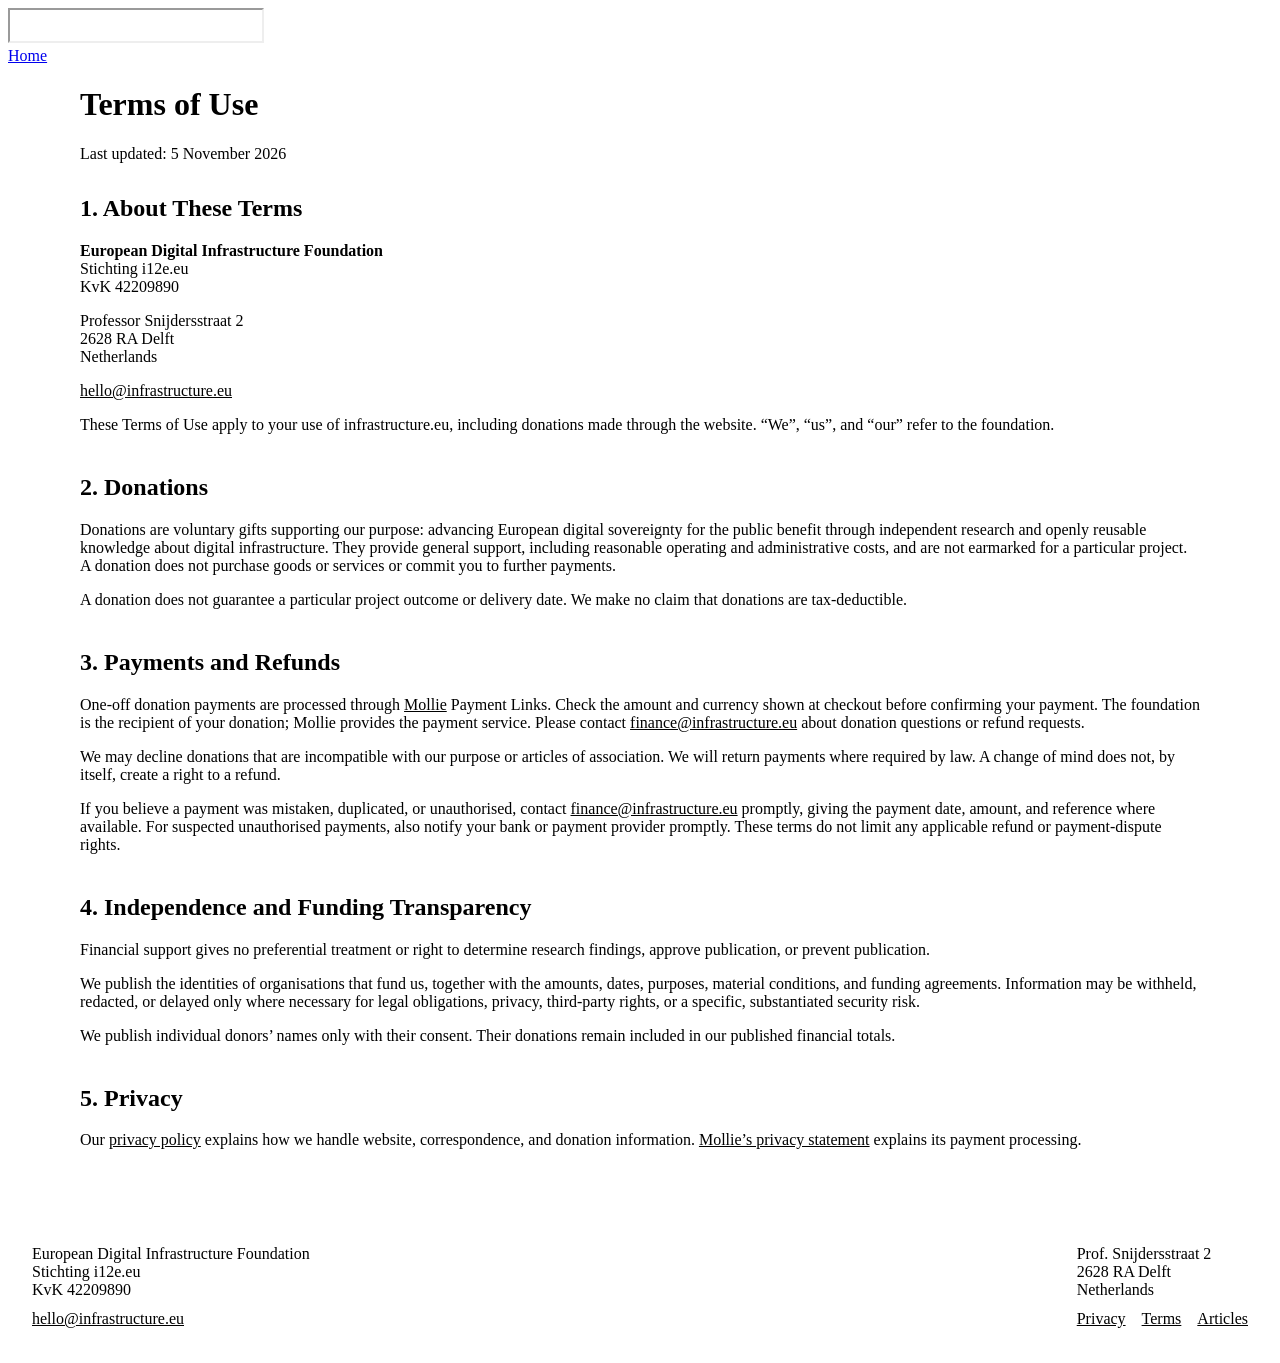
<file: terms.html>
<!doctype html>
<html lang="en" data-type-scope="viewport" data-theme="light">
<head>
    <meta charset="utf-8"/>
    <meta name="color-scheme" content="light dark"/>
    <script src="https://design.i12e.eu/assets/js/appearance.js?v=plan-appearance-1"
            data-appearance-storage-key="i12e.home.appearance"></script>
    <script src="https://design.i12e.eu/assets/js/logo-appearance.js?v=logo-once-1"></script>
    <meta name="viewport" content="width=device-width, initial-scale=1"/>
    <meta name="description" content="Terms of Use for infrastructure.eu, including one-off donations to the European Digital Infrastructure Foundation."/>
    <meta name="referrer" content="no-referrer"/>
    <title>Terms of Use — European Digital Infrastructure Foundation</title>
    <link rel="canonical" href="https://infrastructure.eu/terms"/>
    <link rel="preconnect" href="https://design.i12e.eu"/>
    <link rel="preconnect" href="https://fonts.googleapis.com"/>
    <link rel="preconnect" href="https://fonts.gstatic.com" crossorigin/>
    <link href="https://fonts.googleapis.com/css2?family=Roboto:ital,wght@0,400;0,600;0,700;1,400;1,700&amp;family=Roboto+Mono:wght@400&amp;display=swap"
          rel="stylesheet"/>
    <link rel="stylesheet" href="https://design.i12e.eu/assets/css/colours.css?v=palette-20260911"/>
    <link rel="stylesheet" href="https://design.i12e.eu/assets/css/typography.css?v=css-type-1-logo-canvas-2"/>
    <link rel="stylesheet" href="./styles.css"/>
    <link rel="stylesheet" href="./terms.css"/>
    <link rel="stylesheet" href="./document-header.css"/>
</head>
<body class="terms-page">
<a class="skip-link" href="#terms">Skip to Terms of Use</a>
<header class="page-header page-header--document">
    <div class="brand">
        <iframe class="site-logo" data-logo-fit
                src="https://design.i12e.eu/assets/images/logo.svg?variant=6&amp;alignment=left&amp;v=logo-alignment-1"
                title="Animated i12e.eu logotype"
                width="256" height="35" tabindex="-1" aria-hidden="true"></iframe>
        <a class="brand-link" href="/" aria-label="i12e.eu — Home"></a>
    </div>
    <div class="page-tools">
        <nav class="page-nav" aria-label="Main navigation">
            <a href="/">Home</a>
        </nav>
        <div class="theme-control" hidden>
            <select id="page-appearance" aria-label="Appearance" autocomplete="off">
                <option value="light" selected>Light</option>
                <option value="dark">Dark</option>
            </select>
        </div>
    </div>
</header>
<script>
  (() => {
    const appearance = document.getElementById("page-appearance");
    if (!appearance || typeof window.i12eAppearance?.bind !== "function") return;
    window.i12eAppearance.bind(appearance);
    appearance.closest(".theme-control").hidden = false;
  })();
</script>
<main class="terms-document" id="terms" aria-labelledby="page-title" tabindex="-1">
    <header class="document-header">
        <h1 class="document-title" id="page-title">Terms of Use</h1>
        <p class="updated">Last updated: <time datetime="2026-11-05">5 November 2026</time></p>
    </header>

    <section aria-labelledby="scope">
        <h2 id="scope">1. About These Terms</h2>
        <p><strong>European Digital Infrastructure Foundation</strong><br/>
            Stichting i12e.eu<br/>KvK 42209890</p>
        <address>
            Professor Snijdersstraat 2<br/>
            2628 RA Delft<br/>
            Netherlands
        </address>
        <p><a href="mailto:hello@infrastructure.eu">hello@infrastructure.eu</a></p>
        <p>These Terms of Use apply to your use of infrastructure.eu, including donations made through
            the website. “We”, “us”, and “our” refer to the foundation.</p>
    </section>

    <section aria-labelledby="donations">
        <h2 id="donations">2. Donations</h2>
        <p>Donations are voluntary gifts supporting our purpose: advancing European digital sovereignty
            for the public benefit through independent research and openly reusable knowledge about digital
            infrastructure. They provide general support, including reasonable operating and administrative
            costs, and are not earmarked for a particular project. A donation does not purchase goods or
            services or commit you to further payments.</p>
        <p>A donation does not guarantee a particular project
            outcome or delivery date. We make no claim that donations are tax-deductible.</p>
    </section>

    <section aria-labelledby="payments">
        <h2 id="payments">3. Payments and Refunds</h2>
        <p>One-off donation payments are processed through <a href="https://www.mollie.com/consumers">Mollie</a> Payment Links.
            Check the amount and currency shown at checkout before confirming your payment. The foundation
            is the recipient of your donation; Mollie provides the payment service. Please contact
            <a href="mailto:finance@infrastructure.eu">finance@infrastructure.eu</a> about donation questions
            or refund requests.</p>
        <p>We may decline donations that are incompatible with our purpose or articles of association.
            We will return payments where required by law. A change of mind does not, by itself, create
            a right to a refund.</p>
        <p>If you believe a payment was mistaken, duplicated, or unauthorised, contact
            <a href="mailto:finance@infrastructure.eu">finance@infrastructure.eu</a> promptly, giving the
            payment date, amount, and reference where available. For suspected unauthorised payments, also
            notify your bank or payment provider promptly. These terms do not limit any applicable refund
            or payment-dispute rights.</p>
    </section>

    <section aria-labelledby="funding-transparency">
        <h2 id="funding-transparency">4. Independence and Funding Transparency</h2>
        <p>Financial support gives no preferential treatment or right to determine research findings,
            approve publication, or prevent publication.</p>
        <p>We publish the identities of organisations that fund us, together with the amounts, dates,
            purposes, material conditions, and funding agreements. Information may be withheld, redacted,
            or delayed only where necessary for legal obligations, privacy, third-party rights, or a
            specific, substantiated security risk.</p>
        <p>We publish individual donors’ names only with their consent. Their donations remain included
            in our published financial totals.</p>
    </section>

    <section aria-labelledby="privacy">
        <h2 id="privacy">5. Privacy</h2>
        <p>Our <a href="/privacy">privacy policy</a> explains how we handle website, correspondence,
            and donation information. <a href="https://www.mollie.com/legal/privacy">Mollie’s privacy
            statement</a> explains its payment processing.</p>
    </section>
</main>
<footer class="page-footer">
    <div class="footer-details">
        <p><strong>European Digital Infrastructure Foundation</strong><br/>Stichting i12e.eu<br/>KvK 42209890</p>
        <p><a href="mailto:hello@infrastructure.eu">hello@infrastructure.eu</a></p>
    </div>
    <div class="footer-contact">
        <address>
            Prof. Snijdersstraat 2<br/>
            2628 RA Delft<br/>
            Netherlands
        </address>
        <nav class="footer-links" aria-label="Legal">
            <a href="/privacy">Privacy</a>
            <a href="/terms">Terms</a>
            <a href="./articles/index.html">Articles</a>
        </nav>
    </div>
</footer>
</body>
</html>
</file>
<file: styles.css>
:root {
    color: var(--color-text-primary);
    background: var(--color-background);
}

* {
    box-sizing: border-box;
}

body {
    display: flex;
    flex-direction: column;
    min-height: 100vh;
    min-height: 100dvh;
}

.page-header,
.landing,
.page-footer {
    flex-shrink: 0;
}

.page-header {
    align-self: start;
}

.page-header .theme-control {
    justify-self: end;
}

.landing {
    display: grid;
    grid-template-columns: minmax(0, 1fr);
    gap: 2rem;
    width: calc(100% - 48px);
    max-width: 1120px;
    min-width: 0;
    margin: auto auto 0;
    text-align: left;
}

.landing .document-title {
    margin: 0;
    font-size: 2.5rem;
}

.mission-row {
    display: grid;
    grid-template-areas: "summary mission";
    grid-template-columns: minmax(0, 15rem) minmax(0, 1fr);
    align-items: stretch;
    gap: 1.5rem;
}

.mission-summary {
    grid-area: summary;
    display: flex;
    flex-direction: column;
    justify-content: space-between;
    gap: 1.5rem;
    min-width: 0;
    padding-inline-end: 0.75rem;
    border-inline-end: 6px solid var(--color-border);
}

.mission-summary h2 {
    margin: 0;
    font: var(--type-ui-title);
}

.mission {
    grid-area: mission;
    max-width: none;
    min-width: 0;
    margin: 0;
}

.button-row {
    display: flex;
    align-items: center;
    justify-content: flex-start;
    flex-wrap: wrap;
    gap: 12px;
    max-width: 100%;
}

.landing-button {
    display: inline-flex;
    align-items: center;
    justify-content: center;
    min-height: 2.75rem;
    max-width: 100%;
    padding: 0.5rem 1rem;
    border: 1px solid var(--color-button-border);
    border-radius: 0.25rem;
    background: var(--color-button-primary);
    color: var(--color-button-text);
    font: var(--type-ui-control);
    text-decoration: none;
}

.landing-button:hover {
    background: var(--color-button-primary-hover);
}

.landing-button:active {
    background: var(--color-button-primary-active);
}

.landing-button--neutral {
    border-color: var(--color-border-control);
    background: var(--color-surface);
    color: var(--color-text-primary);
}

.landing-button--neutral:hover {
    background: var(--color-background);
}

.landing-button--neutral:active {
    background: var(--color-border);
}

.page-footer {
    display: grid;
    grid-template-columns: minmax(0, 1fr) auto;
    align-items: start;
    gap: 2rem;
    width: 100%;
    min-width: 0;
    margin: auto 0 0;
    padding: 2rem 24px 1.5rem;
    color: var(--color-text-secondary);
    font: var(--type-ui-meta);
    text-align: left;
}

.page-footer p,
.page-footer address {
    margin: 0;
    font-style: normal;
}

.page-footer strong {
    font-weight: var(--weight-heading);
}

.footer-details,
.footer-contact {
    display: grid;
    gap: 0.5rem;
}

.footer-links {
    display: flex;
    flex-wrap: wrap;
    justify-content: flex-start;
    gap: 0.5rem 1rem;
}

.page-footer a,
.page-footer a:visited {
    display: inline-flex;
    align-items: center;
    min-height: 1.5rem;
    max-width: 100%;
    color: var(--color-text-secondary);
    text-decoration: underline;
}

.page-footer a:hover {
    color: var(--color-link-hover);
    text-decoration-thickness: 2px;
}

.page-footer a:active {
    color: var(--color-link-active);
}

@media (max-width: 70em) {
    .landing .document-title {
        font-size: 2rem;
    }
}

@media (max-width: 60em) {
    .landing {
        width: calc(100% - 36px);
    }

    .page-footer {
        padding-inline: 18px;
    }
}

@media (max-width: 48em) {
    .mission-row {
        grid-template-areas: "mission" "summary";
        grid-template-columns: minmax(0, 1fr);
    }

    .mission-summary {
        padding-block-start: 1.5rem;
        padding-inline-end: 0;
        border-block-start: 6px solid var(--color-border);
        border-inline-end: 0;
    }

    .page-footer {
        padding-block-start: 4rem;
    }
}

@media (max-width: 40em) {
    .page-header .page-tools {
        grid-template-columns: minmax(0, 1fr);
    }

    .page-footer {
        grid-template-columns: minmax(0, 1fr);
        gap: 1rem;
    }
}

@media (max-width: 480px) {
    .page-header .theme-control {
        display: none;
    }
}
</file>
<file: articles/styles.css>
:root {
    color: var(--color-text-primary);
    background: var(--color-background);
}

* {
    box-sizing: border-box;
}

/* Design's hosted typography owns the header, identity, navigation and type scale.
   These document and index rules follow plan.i12e.eu. */
main {
    width: calc(100% - 48px);
    max-width: 960px;
    margin: 0 auto;
    padding-bottom: 48px;
}

/* Public document homepage; document readers retain their existing layout. */
.governance-home .page-header {
    margin-bottom: 1.5rem;
}

.governance-home .brand {
    display: flex;
    align-items: center;
    min-height: 2.75rem;
}

.governance-index {
    max-width: 56rem;
    padding-block: clamp(2rem, 6vw, 5rem) 4rem;
    text-align: center;
}

.governance-introduction h1 {
    margin: 0 0 1rem;
    font-family: var(--font-mono);
    font-weight: var(--weight-regular);
    text-wrap: balance;
}

.governance-introduction p {
    max-width: 42rem;
    margin: 0 auto;
    color: var(--color-text-secondary);
    text-wrap: balance;
}

.governance-document-group {
    margin-top: 3rem;
    text-align: left;
}

.governance-document-group > h2 {
    margin: 0;
    font-size: var(--type-h4);
}

.governance-document-group .governance-documents {
    margin-top: 1.5rem;
}

.governance-documents {
    width: 100%;
    margin: 3rem 0 0;
    table-layout: fixed;
    border-collapse: collapse;
    text-align: left;
    font: var(--type-ui-control);
}

.governance-documents tr {
    border-bottom: 1px solid var(--color-border);
}

.governance-documents th, .governance-documents td {
    min-width: 0;
    padding: 1.25rem 1rem;
    vertical-align: middle;
}

.governance-documents th:first-child {
    padding-left: 0;
}

.governance-documents :is(th, td):last-child {
    padding-right: 0;
}

.governance-documents thead th {
    padding-block: 0 0.75rem;
    color: var(--color-text-secondary);
    font: var(--type-ui-label);
    white-space: nowrap;
}

.governance-documents thead th:nth-child(1) {
    width: 42%;
}

.governance-documents thead th:nth-child(2) {
    width: 26%;
}

.governance-documents thead th:nth-child(3) {
    width: 18%;
}

.governance-documents thead th:nth-child(4) {
    width: 14%;
}

.governance-documents time, .governance-documents .governance-action {
    white-space: nowrap;
}

.governance-documents .document-action {
    text-align: right;
}

.governance-documents .document-field-label {
    display: none;
}

.governance-documents .document-note {
    display: block;
    color: var(--color-text-secondary);
    font: var(--type-ui-meta);
}

.governance-sr-only {
    position: absolute;
    width: 1px;
    height: 1px;
    padding: 0;
    margin: -1px;
    overflow: hidden;
    clip-path: inset(50%);
    white-space: nowrap;
    border: 0;
}

.governance-action, .governance-action:visited {
    display: inline-flex;
    align-items: center;
    justify-content: center;
    min-height: 2.75rem;
    max-width: 100%;
    padding: 0.5rem 1rem;
    border: 1px solid var(--color-border-control);
    border-radius: 0.25rem;
    background: var(--palette-neutral-0);
    color: var(--palette-neutral-950);
    font: var(--type-ui-control);
    text-decoration: none;
}

.governance-action:hover {
    background: var(--palette-neutral-100);
}

.governance-action:active {
    background: var(--palette-neutral-200);
}

.governance-home :focus-visible {
    outline: 2px solid var(--color-focus);
    outline-offset: 4px;
}

@media screen and (max-width: 45em) {
    .governance-documents, .governance-documents tbody {
        display: block;
    }

    .governance-documents thead {
        position: absolute;
        width: 1px;
        height: 1px;
        margin: -1px;
        overflow: hidden;
        clip-path: inset(50%);
        white-space: nowrap;
    }

    .governance-documents tbody tr {
        display: grid;
        gap: 1.25rem;
        padding-block: 1.5rem;
    }

    .governance-documents tbody tr:first-child {
        border-top: 1px solid var(--color-border);
    }

    .governance-documents :is(th, td) {
        display: block;
        padding: 0;
    }

    .governance-documents .document-field-label {
        display: block;
        margin-bottom: 0.25rem;
        color: var(--color-text-secondary);
        font: var(--type-ui-meta);
    }
}

@media print {
    .governance-home .page-header {
        display: none;
    }

    .governance-index {
        padding-top: 0;
    }

    .governance-documents tr {
        break-inside: avoid;
    }
}

.plan-document a, .plan-document a:visited {
    color: var(--color-link);
}

.plan-document a:hover {
    color: var(--color-link-hover);
    text-decoration-thickness: 2px;
}

.plan-document a:active {
    color: var(--color-link-active);
}

.plan-document > section {
    margin-top: 3rem;
}

.plan-document > section + section {
    padding-top: 2.5rem;
    border-top: 1px solid var(--color-border);
}

.plan-document h2, .plan-document h3 {
    scroll-margin-top: 1.5rem;
}

.plan-document h3 {
    margin-top: 2rem;
}

.document-metadata {
    display: grid;
    grid-template-columns: repeat(2, minmax(0, 1fr));
    gap: 1.25rem 2rem;
    width: 100%;
    max-width: 50rem;
}

.document-metadata > div {
    min-width: 0;
    padding-top: 0.75rem;
    border-top: 1px solid var(--color-border);
    break-inside: avoid;
}

.document-metadata dt {
    margin-bottom: 0.25rem;
    color: var(--color-text-secondary);
    font: var(--type-ui-meta);
}

.document-metadata dd {
    margin: 0;
    color: var(--color-text-primary);
}

.document-metadata .document-status {
    font-weight: var(--weight-heading);
}

.plan-document > .document-metadata {
    margin: 1.5rem 0 2.5rem;
}

/* Reuse 5W1H's segmented control for the narrow-screen language view. */
.view-toolbar {
    position: sticky;
    top: 0;
    z-index: 1;
    display: flex;
    align-items: center;
    gap: 1rem;
    padding: 0.25rem 0 1rem;
    margin-bottom: 2rem;
    border-bottom: 1px solid var(--color-border);
    background: var(--color-background);
}

.view-switch {
    display: inline-flex;
    flex-wrap: wrap;
    gap: 0.25rem;
    padding: 0.25rem;
    border: 1px solid var(--color-border-control);
    border-radius: 0.375rem;
}

.view-switch button {
    min-height: 2.75rem;
    padding: 0.5rem 1rem;
    border: 1px solid transparent;
    border-radius: 0.25rem;
    color: var(--color-text-primary);
    background: transparent;
    font: var(--type-ui-control);
    cursor: pointer;
}

.view-switch button[aria-pressed="true"] {
    color: var(--color-button-text);
    background: var(--color-button-primary);
    border-color: var(--color-button-border);
}

.view-switch button:hover {
    background: var(--color-surface);
}

.view-switch button[aria-pressed="true"]:hover {
    background: var(--color-button-primary-hover);
}

.view-switch button:active {
    color: var(--color-link-active);
}

.view-switch button[aria-pressed="true"]:active {
    color: var(--color-button-text);
    background: var(--color-button-primary-active);
}

.deed-document :focus-visible {
    outline: 2px solid var(--color-focus);
    outline-offset: 4px;
}

/* Each row contains one Dutch block and its English translation. Both versions
   remain in the document; only the enhanced mobile view filters a language. */
.deed-row {
    display: grid;
    grid-template-columns: minmax(0, 1fr);
    gap: 2rem;
}

.deed-row + .deed-row {
    margin-top: 2rem;
    padding-top: 2rem;
    border-top: 1px solid var(--color-border);
}

.deed-language {
    min-width: 0;
}

.deed-language > :last-child {
    margin-bottom: 0;
}

@media (max-width: 60em) {
    .deed-document {
        width: calc(100% - 36px);
    }
}

@media (max-width: 40em) {
    .page-header .page-tools {
        grid-template-columns: minmax(0, 1fr);
    }
}

@media (max-width: 480px) {
    .page-header .theme-control {
        display: none;
    }
}

@media (max-width: 600px) {
    main {
        width: calc(100% - 36px);
        padding-bottom: 28px;
    }

    .document-metadata {
        grid-template-columns: minmax(0, 1fr);
    }
}

@media screen and (width < 60em) {
    .deed-comparison[data-language="en"] .deed-language[lang="nl"],
    .deed-comparison[data-language="nl"] .deed-language[lang="en"] {
        display: none;
    }
}

@media (min-width: 60em) {
    .deed-document {
        max-width: 1320px;
    }

    .deed-document .view-toolbar {
        display: none;
    }

    .deed-row {
        grid-template-columns: repeat(2, minmax(0, 1fr));
        gap: 0;
    }

    .deed-language[lang="nl"] {
        padding-right: 2rem;
    }

    .deed-language[lang="en"] {
        padding-left: 2rem;
        border-left: 1px solid var(--color-border);
    }
}

/* Generated navigation is screen-only. The authored inline contents remain
   available without JavaScript and keep their existing print presentation. */
.document-sidebar {
    display: none;
}

@media screen {
    main.document-page {
        --measure: 75ch;
        max-width: 1600px;
    }

    .document-page > .plan-document,
    .document-page > .document-content {
        min-width: 0;
        max-width: none;
    }

    .document-page :is(.corpus-source-title, .corpus-source-meta, .corpus-downloads) {
        max-width: var(--measure);
    }

    .document-layout .document-inline-contents,
    .document-sidebar [hidden] {
        display: none;
    }

    .document-page [id] {
        scroll-margin-top: var(--document-reading-top, 1.5rem);
    }

    .document-page :focus-visible {
        outline: 2px solid var(--color-focus);
        outline-offset: 4px;
    }

    .document-sidebar {
        display: block;
        position: sticky;
        top: 0;
        z-index: 2;
        min-width: 0;
        margin-bottom: 1.5rem;
        padding-block: 0.5rem;
        border-bottom: 1px solid var(--color-border);
        background: var(--color-background);
        font: var(--type-ui-control);
    }

    .document-contents-toggle {
        display: flex;
        align-items: center;
        justify-content: space-between;
        gap: 1rem;
        width: 100%;
        min-height: 2.75rem;
        padding: 0.5rem 0.75rem;
        border: 1px solid var(--color-border-control);
        border-radius: 0.25rem;
        color: var(--color-text-primary);
        background: var(--color-surface);
        font: var(--type-ui-control);
        cursor: pointer;
    }

    .document-contents-toggle::after {
        content: "+";
    }

    .document-contents-toggle[aria-expanded="true"]::after {
        content: "−";
    }

    .document-sidebar nav {
        position: absolute;
        inset-inline: 0;
        top: 100%;
        max-height: 60vh;
        max-height: 60dvh;
        overflow-y: auto;
        overscroll-behavior-y: contain;
        padding: 1rem;
        border: 1px solid var(--color-border);
        background: var(--color-background);
    }

    .document-sidebar ul {
        max-width: none;
        margin: 0;
        padding: 0;
        list-style: none;
    }

    .document-sidebar li {
        margin: 0;
    }

    .document-contents-list > li + li {
        margin-top: 0.5rem;
    }

    .document-sidebar summary {
        padding-block: 0.5rem;
        font-weight: var(--weight-heading);
        cursor: pointer;
        overflow-wrap: anywhere;
    }

    .document-sidebar details > ul {
        padding-inline-start: 1rem;
        border-inline-start: 1px solid var(--color-border);
    }

    .document-sidebar a {
        display: block;
        padding-block: 0.375rem;
        color: var(--color-link);
        overflow-wrap: anywhere;
    }

    .document-sidebar a:hover {
        color: var(--color-link-hover);
        text-decoration-thickness: 2px;
    }

    .document-sidebar a:active {
        color: var(--color-link-active);
    }

    .document-sidebar :focus-visible {
        outline: 2px solid var(--color-focus);
        outline-offset: 2px;
    }
}

@media screen and (width < 75em) {
    .document-layout > :is(.plan-document, .document-content) [id] {
        scroll-margin-top: var(--document-reading-top, 5rem);
    }
}

@media screen and (min-width: 75em) {
    .document-layout {
        display: grid;
        grid-template-columns: 20rem minmax(0, 1fr);
        align-items: start;
        gap: 2rem;
    }

    .document-sidebar {
        top: 1rem;
        max-height: calc(100vh - 2rem);
        max-height: calc(100dvh - 2rem);
        overflow-y: auto;
        overscroll-behavior-y: contain;
        margin: 0;
        padding: 0.25rem 1rem 0.25rem 0.25rem;
        border-bottom: 0;
        border-right: 1px solid var(--color-border);
    }

    .document-sidebar nav {
        position: static;
        max-height: none;
        overflow: visible;
        margin-top: 1rem;
        padding: 0;
        border: 0;
    }

    .document-layout.document-contents-collapsed {
        display: block;
    }

    .document-contents-collapsed > :is(.plan-document, .document-content) {
        width: 100%;
        max-width: 75ch;
        margin-inline: auto;
    }

    .document-contents-collapsed .document-sidebar {
        width: max-content;
        max-width: 100%;
        max-height: none;
        overflow: visible;
        margin: 0 0 1.5rem;
        padding: 0.25rem;
        border: 0;
    }
}

@media print {
    :root {
        color-scheme: light;
        --color-background: var(--palette-neutral-0);
        --color-text-primary: var(--palette-neutral-950);
        --color-text-secondary: var(--palette-neutral-600);
        --color-border: var(--palette-neutral-200);
        --color-link: var(--palette-blue-600);
    }

    .page-header .theme-control, .view-toolbar {
        display: none !important;
    }

    /* The embedded artwork keeps its screen appearance. Use the text identity
       on paper so a dark-mode logo cannot disappear against the white page. */
    .page-header .site-logo {
        display: none;
    }

    .page-header .brand-link {
        position: static;
        color: var(--color-text-primary);
        text-decoration: none;
    }

    .page-header .brand-link::after {
        content: "i12e.eu";
    }

    main, .deed-document {
        width: 100%;
        max-width: none;
        padding-bottom: 0;
    }

    .document-metadata, .deed-row {
        grid-template-columns: repeat(2, minmax(0, 1fr));
    }

    .deed-row {
        gap: 0;
        break-inside: avoid-page;
    }

    .deed-language[lang="nl"] {
        padding-right: 1rem;
    }

    .deed-language[lang="en"] {
        padding-left: 1rem;
        border-left: 1px solid var(--color-border);
    }

    h1, h2, h3 {
        break-after: avoid-page;
    }
}

/* Recorded checklist presentation, moved from specification.html. */
        .decision-checklist-jump ol {
            display: grid;
            grid-template-columns: repeat(2, minmax(0, 1fr));
            gap: 0.5rem 2rem;
            padding-inline-start: 1.5rem;
        }

        .decision-checklist-items {
            list-style: none;
            padding: 0;
        }

        .decision-checklist-item {
            display: grid;
            grid-template-columns: auto minmax(0, 1fr);
            align-items: start;
            gap: 0.75rem;
            margin-block: 1rem;
            break-inside: avoid;
            scroll-margin-top: 1.5rem;
        }

        .decision-checklist-item input[type="checkbox"] {
            width: 1.125rem;
            height: 1.125rem;
            margin: 0.25em 0 0;
            accent-color: var(--color-link);
            cursor: pointer;
        }

        .decision-checklist-item label {
            min-width: 0;
            color: inherit;
            font: inherit;
            cursor: pointer;
            overflow-wrap: anywhere;
        }

        .decision-checklist-placement {
            white-space: nowrap;
        }

        .decision-checklist :focus-visible {
            outline: 2px solid var(--color-focus, currentColor);
            outline-offset: 4px;
        }

        @media (max-width: 600px) {
            .decision-checklist-jump ol {
                grid-template-columns: minmax(0, 1fr);
            }
        }

        @media print {
            .decision-checklist-item input[type="checkbox"] {
                color-scheme: light;
                accent-color: #000;
            }
        }
</file>
<file: articles/deed-review.css>
/* Deed-only reading controls and section statuses. The document remains bilingual
   without JavaScript and when printed. */
.deed-page .deed-statuses,
.deed-page .deed-status-tooltip {
    display: none;
}

@media screen {
    .deed-page .deed-unit-heading {
        display: flex;
        align-items: baseline;
        flex-wrap: wrap;
        column-gap: 0.75rem;
    }

    .deed-page .deed-unit-heading > h2,
    .deed-page .deed-unit-heading > h3 {
        flex: 1 1 14rem;
        min-width: 0;
    }

    .deed-page .deed-statuses {
        display: inline-flex;
        flex: 0 0 auto;
        gap: 0.125rem;
        margin-bottom: 1rem;
        user-select: none;
        -webkit-user-select: none;
    }

    .deed-page .deed-status-icon {
        display: inline-flex;
        align-items: center;
        justify-content: center;
        width: 2rem;
        height: 2rem;
        padding: 0;
        border: 0;
        border-radius: 0.25rem;
        background: transparent;
        color: var(--color-text-warning);
        opacity: 1;
        cursor: help;
    }

    .deed-page .deed-status-icon[data-complete="true"] {
        color: var(--color-text-success);
    }

    .deed-page .deed-status-icon .material-symbols-outlined {
        width: 20px;
        height: 20px;
        font-size: 20px;
        font-variation-settings: "FILL" 0, "wght" 400, "GRAD" 0, "opsz" 20;
        visibility: hidden;
    }

    .deed-page .deed-status-icon .material-symbols-outlined::before {
        content: attr(data-symbol);
    }

    .deed-page .deed-status-font-ready .material-symbols-outlined {
        visibility: visible;
    }

    .deed-page .deed-status-tooltip:not([hidden]) {
        display: block;
        position: fixed;
        z-index: 50;
        width: max-content;
        max-width: calc(100vw - 16px);
        padding: 0.375rem 0.5rem;
        border: 1px solid var(--color-border-control);
        border-radius: 0.25rem;
        color: var(--color-text-primary);
        background: var(--color-surface);
        font: var(--type-ui-control);
        font-size: 0.875rem;
        line-height: 1.4;
        pointer-events: auto;
        user-select: none;
    }
}

.deed-page #document-type-controls[hidden] {
    display: none !important;
}

.deed-page #document-type-controls {
    margin-block: 1.5rem 2.5rem;
}

.deed-page #document-type-label {
    margin-bottom: 0.5rem;
    color: var(--color-text-secondary);
    font: var(--type-ui-label);
}

.deed-page #language-toolbar button {
    min-height: 2.75rem;
    padding: 0.5rem 0.75rem;
    border: 1px solid var(--color-border-control);
    border-radius: 0.25rem;
    color: var(--color-text-primary);
    background: var(--color-surface);
    font: var(--type-ui-control);
    cursor: pointer;
}

.deed-page #language-toolbar button:hover {
    border-color: var(--color-link);
}

.deed-page #language-toolbar :focus-visible {
    outline: 2px solid var(--color-focus, currentColor);
    outline-offset: 3px;
}

.deed-page #language-toolbar button[aria-pressed="true"] {
    color: var(--color-button-text);
    border-color: var(--color-button-border);
    background: var(--color-button-primary);
}

.deed-page #language-toolbar button[aria-pressed="true"]:hover {
    background: var(--color-button-primary-hover);
}

@media screen {
    .deed-page .deed-comparison {
        width: 100%;
        min-width: 0;
        overflow-x: auto;
        overscroll-behavior-x: contain;
    }

    .deed-page .deed-row {
        grid-template-columns: repeat(2, minmax(0, 1fr));
        min-width: 48rem;
        gap: 0;
    }

    .deed-page .deed-language[lang="nl"] {
        padding-right: 1.5rem;
    }

    .deed-page .deed-language[lang="en"] {
        padding-left: 1.5rem;
        border-left: 1px solid var(--color-border);
    }

    .deed-page .deed-language[id] {
        scroll-margin-block-start: 1.5rem;
        scroll-margin-block-end: 1rem;
    }

    .deed-page .deed-comparison[data-language="nl"] .deed-language[lang="en"],
    .deed-page .deed-comparison[data-language="en"] .deed-language[lang="nl"] {
        display: none;
    }

    .deed-page .deed-comparison[data-language="nl"] .deed-row,
    .deed-page .deed-comparison[data-language="en"] .deed-row {
        grid-template-columns: minmax(0, 1fr);
        min-width: 0;
    }

    .deed-page .deed-comparison[data-language="nl"] .deed-language,
    .deed-page .deed-comparison[data-language="en"] .deed-language {
        padding-inline: 0;
        border-inline: 0;
    }
}

@media print {
    .deed-page #document-type-controls {
        display: none !important;
    }

    .deed-page .deed-comparison {
        overflow: visible;
    }

    .deed-page .deed-language {
        display: block !important;
    }
}

/* Reading controls are screen-only; the authored bilingual print stays intact. */
@media screen {
    .deed-page .document-sidebar #document-type-controls { margin: 0 0 1rem; }
    .deed-page .document-sidebar #language-toolbar {
        display: grid;
        grid-template-columns: minmax(0, 1fr);
        grid-auto-rows: 1fr;
        gap: 0.5rem;
        padding: 0;
        border: 0;
        border-radius: 0;
    }
    .deed-page #language-toolbar button {
        min-width: 0;
        text-align: center;
        white-space: normal;
    }
    .deed-page .plan-document {
        --measure: none;
        width: 100%;
        max-width: 90ch;
        font-size: 1.125rem;
        line-height: 1.6;
        overflow-anchor: none;
    }
    .deed-page .plan-document > .document-metadata,
    .deed-page .deed-row { max-width: none; }
    .deed-page .plan-document h1 { font-size: var(--type-h1); }
    .deed-page .plan-document h2 { font-size: 2em; }
    .deed-page .plan-document h3 { font-size: 1.555556em; }
    .deed-page .plan-document .document-metadata dt,
    .deed-page .plan-document small { font-size: 0.777778em; }
    .deed-page .deed-comparison[data-language] { overflow: visible; }
    .deed-page .deed-comparison [id] { scroll-margin-top: var(--deed-reading-top, 1.5rem); }
    .deed-page [data-document-navigation="articles"] .document-contents-heading {
        margin: 0 0 0.5rem;
        font: var(--type-ui-control);
        font-weight: var(--weight-heading);
        color: var(--color-text-primary);
    }
}
@media screen and (width < 75em) {
    .deed-page .document-sidebar #language-toolbar {
        grid-template-columns: repeat(2, minmax(0, 1fr));
    }
    .deed-page .document-sidebar { max-height: none; }
    .deed-page .document-sidebar nav { max-height: min(60dvh, max(3rem, calc(100dvh - var(--deed-reading-top, 10rem)))); }
    .deed-page [data-document-navigation="articles"] > .document-sidebar {
        position: static;
        z-index: auto;
    }
    .deed-page [data-document-navigation="articles"] .document-sidebar nav {
        position: static;
        max-height: none;
        overflow: visible;
        margin-top: 1rem;
        padding: 0;
        border: 0;
    }
}

@media screen and (min-width: 75em) {
    .deed-page .document-contents-collapsed > .plan-document {
        max-width: 90ch;
    }
    .deed-page .document-contents-collapsed #document-type-controls {
        display: none;
    }
}
</file>
<file: document-header.css>
/* Keep document navigation in one row without changing shared or print styles. */
@media screen {
    .page-header--document {
        grid-template-columns: minmax(0, 1fr) auto;
        align-items: center;
    }

    .page-header--document .page-tools {
        display: flex;
        align-items: center;
        flex-wrap: nowrap;
        justify-self: end;
        gap: 1rem;
    }

    .page-header--document .page-nav {
        display: flex;
        align-items: center;
        flex-wrap: nowrap;
    }

    .page-header--document .theme-control {
        flex-wrap: nowrap;
    }
}
</file>
<file: privacy.css>
/* Keep the SVG measurable while its font and selected theme are loading. */
[data-logo-loading] .privacy-page .site-logo:not([data-logo-ready]) {
    visibility: visible;
    opacity: 0;
}

.privacy-document {
    --measure: 100%;
    flex-shrink: 0;
    width: calc(100% - 48px);
    max-width: 1120px;
    min-width: 0;
    margin: 0 auto;
    padding-bottom: 3rem;
}

.privacy-document .document-header {
    margin-bottom: 2rem;
}

.privacy-document .updated {
    margin: 0;
    color: var(--color-text-secondary);
    font: var(--type-ui-meta);
}

.privacy-document address {
    margin-bottom: 1em;
    font-style: normal;
}

.privacy-document dt {
    margin-bottom: 0.15em;
    font-weight: var(--weight-strong);
}

.privacy-document dd {
    margin: 0 0 1em;
}

.privacy-document section + section {
    margin-top: 2.5em;
}

.privacy-document section {
    scroll-margin-top: 1.5rem;
}

.privacy-document .contents {
    margin: 2rem 0 2.5rem;
    padding: 1.25rem 0;
    border-block: 1px solid var(--color-border);
}

.privacy-document .contents p {
    margin-bottom: 0.5rem;
    font-weight: var(--weight-heading);
}

.privacy-document .contents ol {
    margin-bottom: 0;
}

.privacy-document .contents li {
    margin-bottom: 0.1em;
}

.privacy-document .contents a {
    display: block;
    padding-block: 0.15rem;
}

.privacy-document a,
.privacy-document a:visited,
.privacy-page .skip-link {
    color: var(--color-link);
    text-decoration: underline;
}

.privacy-document a:hover {
    color: var(--color-link-hover);
    text-decoration-thickness: 2px;
}

.privacy-document a:active {
    color: var(--color-link-active);
}

.privacy-page .skip-link {
    position: absolute;
    top: 0.5rem;
    left: 1rem;
    z-index: 1;
    padding: 0.5rem 0.75rem;
    background: var(--color-background);
    transform: translateY(-200%);
}

.privacy-page .skip-link:focus {
    transform: translateY(0);
}

.privacy-page :focus-visible {
    outline: 2px solid var(--color-link);
    outline-offset: 3px;
}

@media (max-width: 60em) {
    .privacy-document {
        width: calc(100% - 36px);
    }
}

@media print {
    :root {
        color-scheme: light;
        --color-background: #FFFFFF;
        --color-text-primary: #191919;
        --color-text-secondary: #505050;
        --color-link: #0E47CB;
        --type-progress: 0;
        color: var(--color-text-primary);
        background: var(--color-background);
    }

    .privacy-document {
        width: 100%;
        max-width: none;
        padding: 0;
    }

    /* The SVG measures its text after loading; keep its hidden frame measurable. */
    .privacy-page .page-header {
        position: absolute;
        opacity: 0;
    }

    .privacy-page .page-footer,
    .privacy-page .skip-link,
    .privacy-document .contents {
        display: none;
    }

    .privacy-document :is(h1, h2, dt) {
        break-after: avoid;
    }

    .privacy-document :is(p, li, dd) {
        orphans: 3;
        widows: 3;
    }
}
</file>
<file: terms.css>
/* Keep the SVG measurable while its font and selected theme are loading. */
[data-logo-loading] .terms-page .site-logo:not([data-logo-ready]) {
    visibility: visible;
    opacity: 0;
}

.terms-document {
    --measure: 100%;
    flex-shrink: 0;
    width: calc(100% - 48px);
    max-width: 1120px;
    min-width: 0;
    margin: 0 auto;
    padding-bottom: 3rem;
}

.terms-document .document-header {
    margin-bottom: 2rem;
}

.terms-document .updated {
    margin: 0;
    color: var(--color-text-secondary);
    font: var(--type-ui-meta);
}

.terms-document address {
    margin-bottom: 1em;
    font-style: normal;
}

.terms-document section + section {
    margin-top: 2.5em;
}

.terms-document section {
    scroll-margin-top: 1.5rem;
}

.terms-document a,
.terms-document a:visited,
.terms-page .skip-link {
    color: var(--color-link);
    text-decoration: underline;
}

.terms-document a:hover {
    color: var(--color-link-hover);
    text-decoration-thickness: 2px;
}

.terms-document a:active {
    color: var(--color-link-active);
}

.terms-page .skip-link {
    position: absolute;
    top: 0.5rem;
    left: 1rem;
    z-index: 1;
    padding: 0.5rem 0.75rem;
    background: var(--color-background);
    transform: translateY(-200%);
}

.terms-page .skip-link:focus {
    transform: translateY(0);
}

.terms-page :focus-visible {
    outline: 2px solid var(--color-link);
    outline-offset: 3px;
}

@media (max-width: 60em) {
    .terms-document {
        width: calc(100% - 36px);
    }
}

@media print {
    :root:has(.terms-page) {
        color-scheme: light;
        --color-background: #FFFFFF;
        --color-text-primary: #191919;
        --color-text-secondary: #505050;
        --color-link: #0E47CB;
        --type-progress: 0;
        color: var(--color-text-primary);
        background: var(--color-background);
    }

    .terms-document {
        width: 100%;
        max-width: none;
        padding: 0;
    }

    /* The SVG measures its text after loading; keep its hidden frame measurable. */
    .terms-page .page-header {
        position: absolute;
        opacity: 0;
    }

    .terms-page .page-footer,
    .terms-page .skip-link {
        display: none;
    }

    .terms-page :focus-visible {
        outline: none;
    }

    .terms-document :is(h1, h2) {
        break-after: avoid;
    }

    .terms-document p {
        orphans: 3;
        widows: 3;
    }
}
</file>
